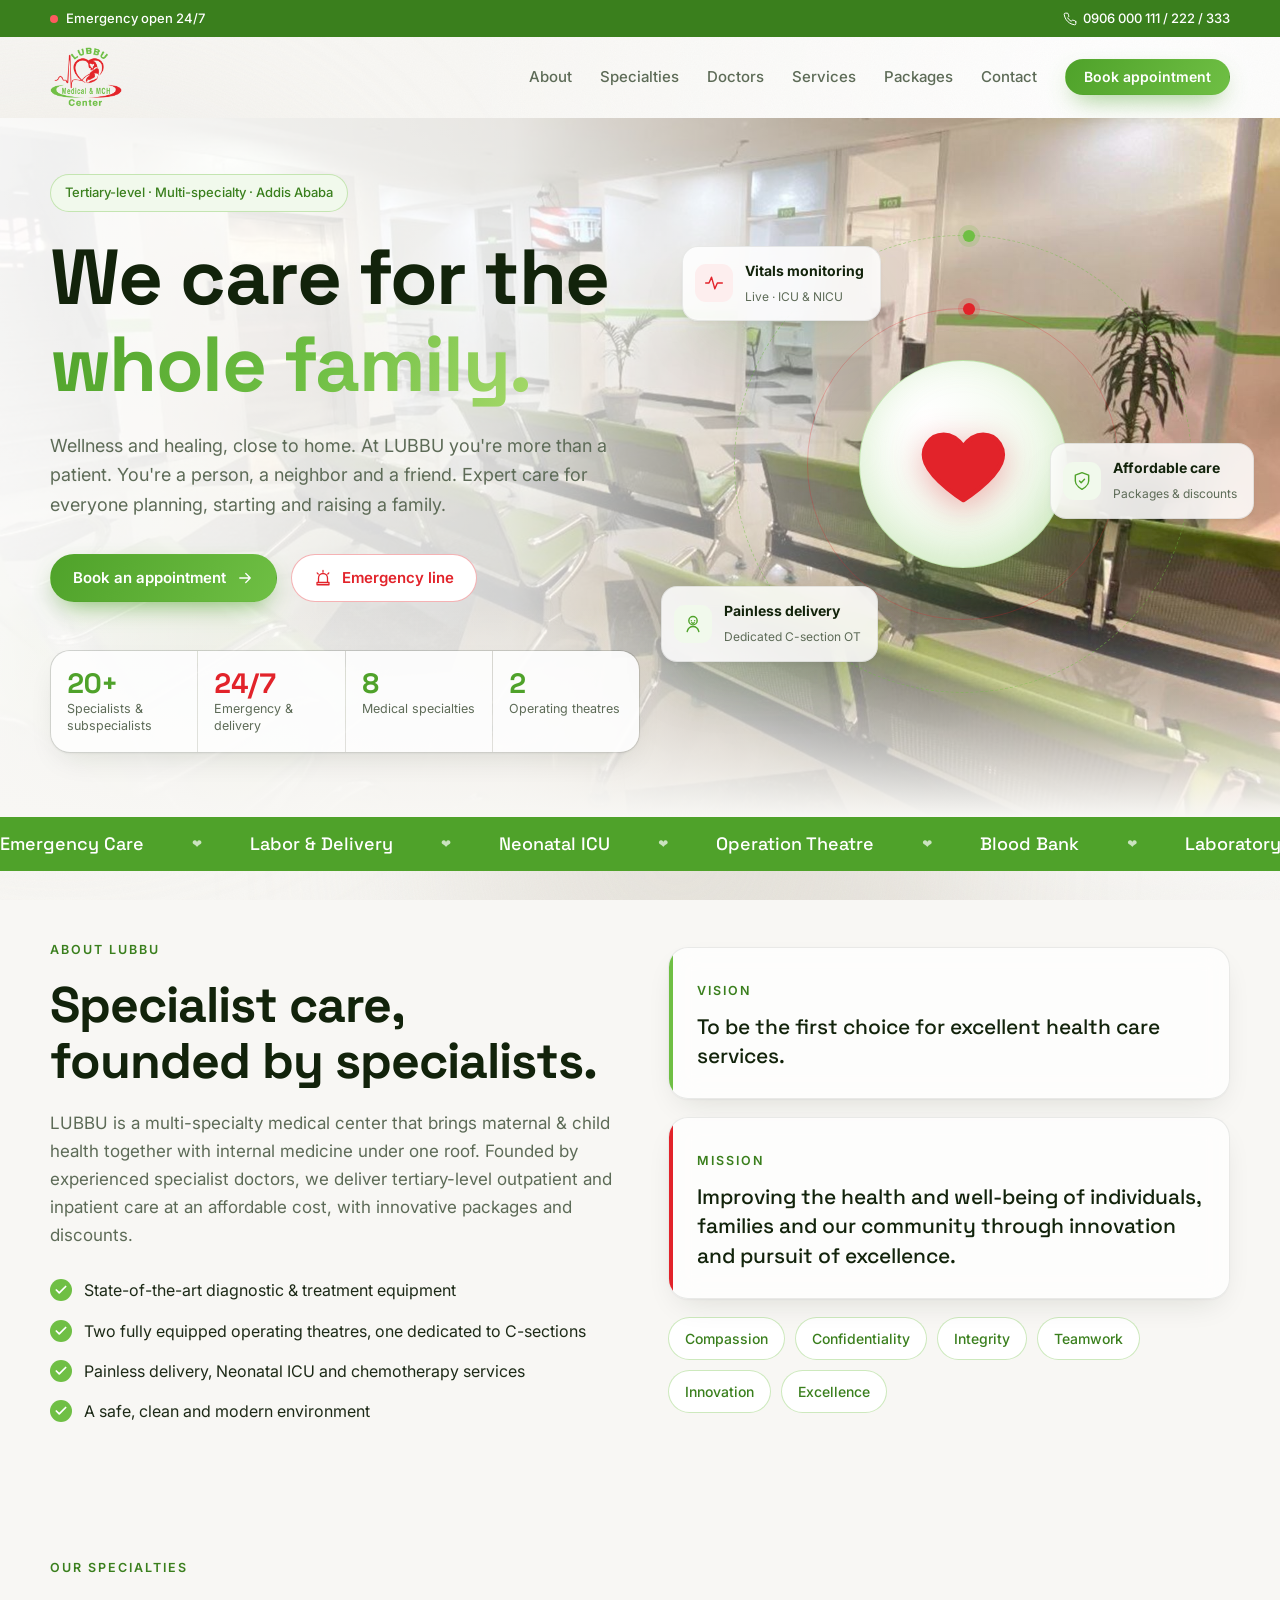
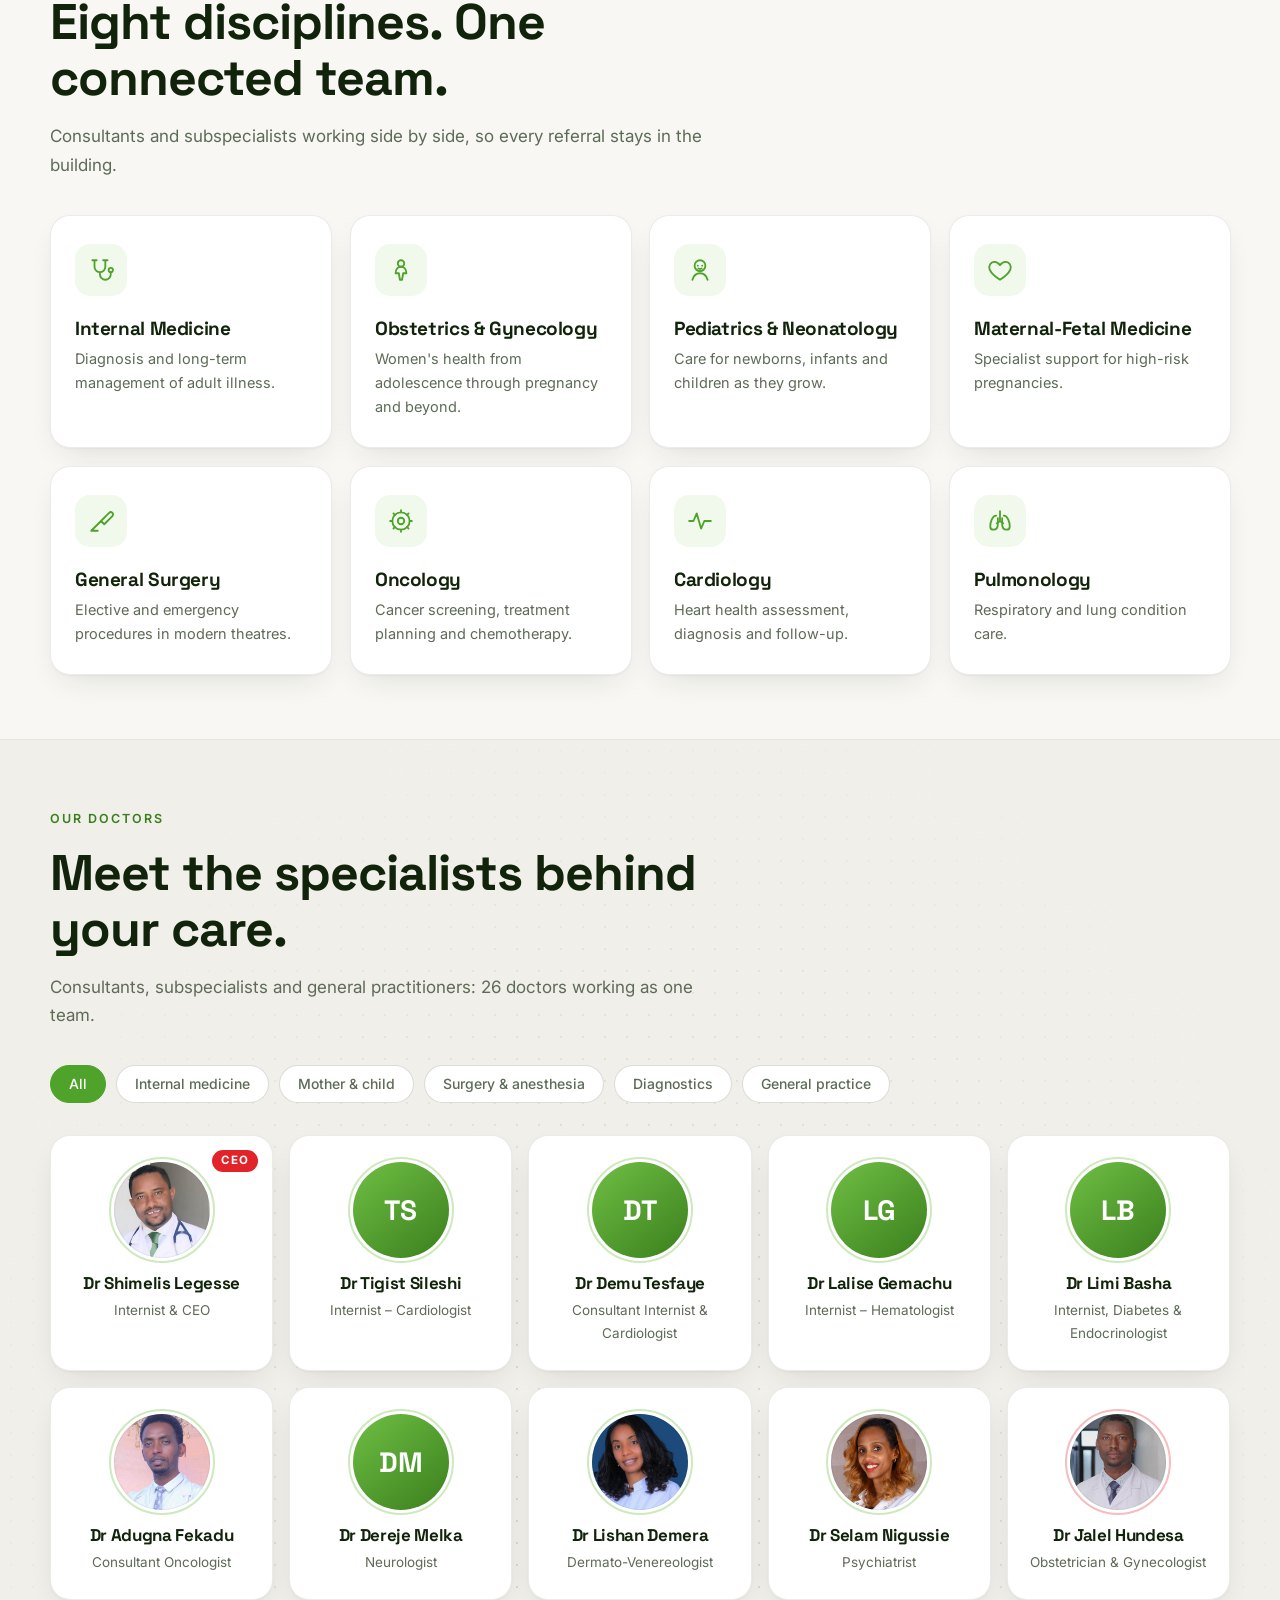
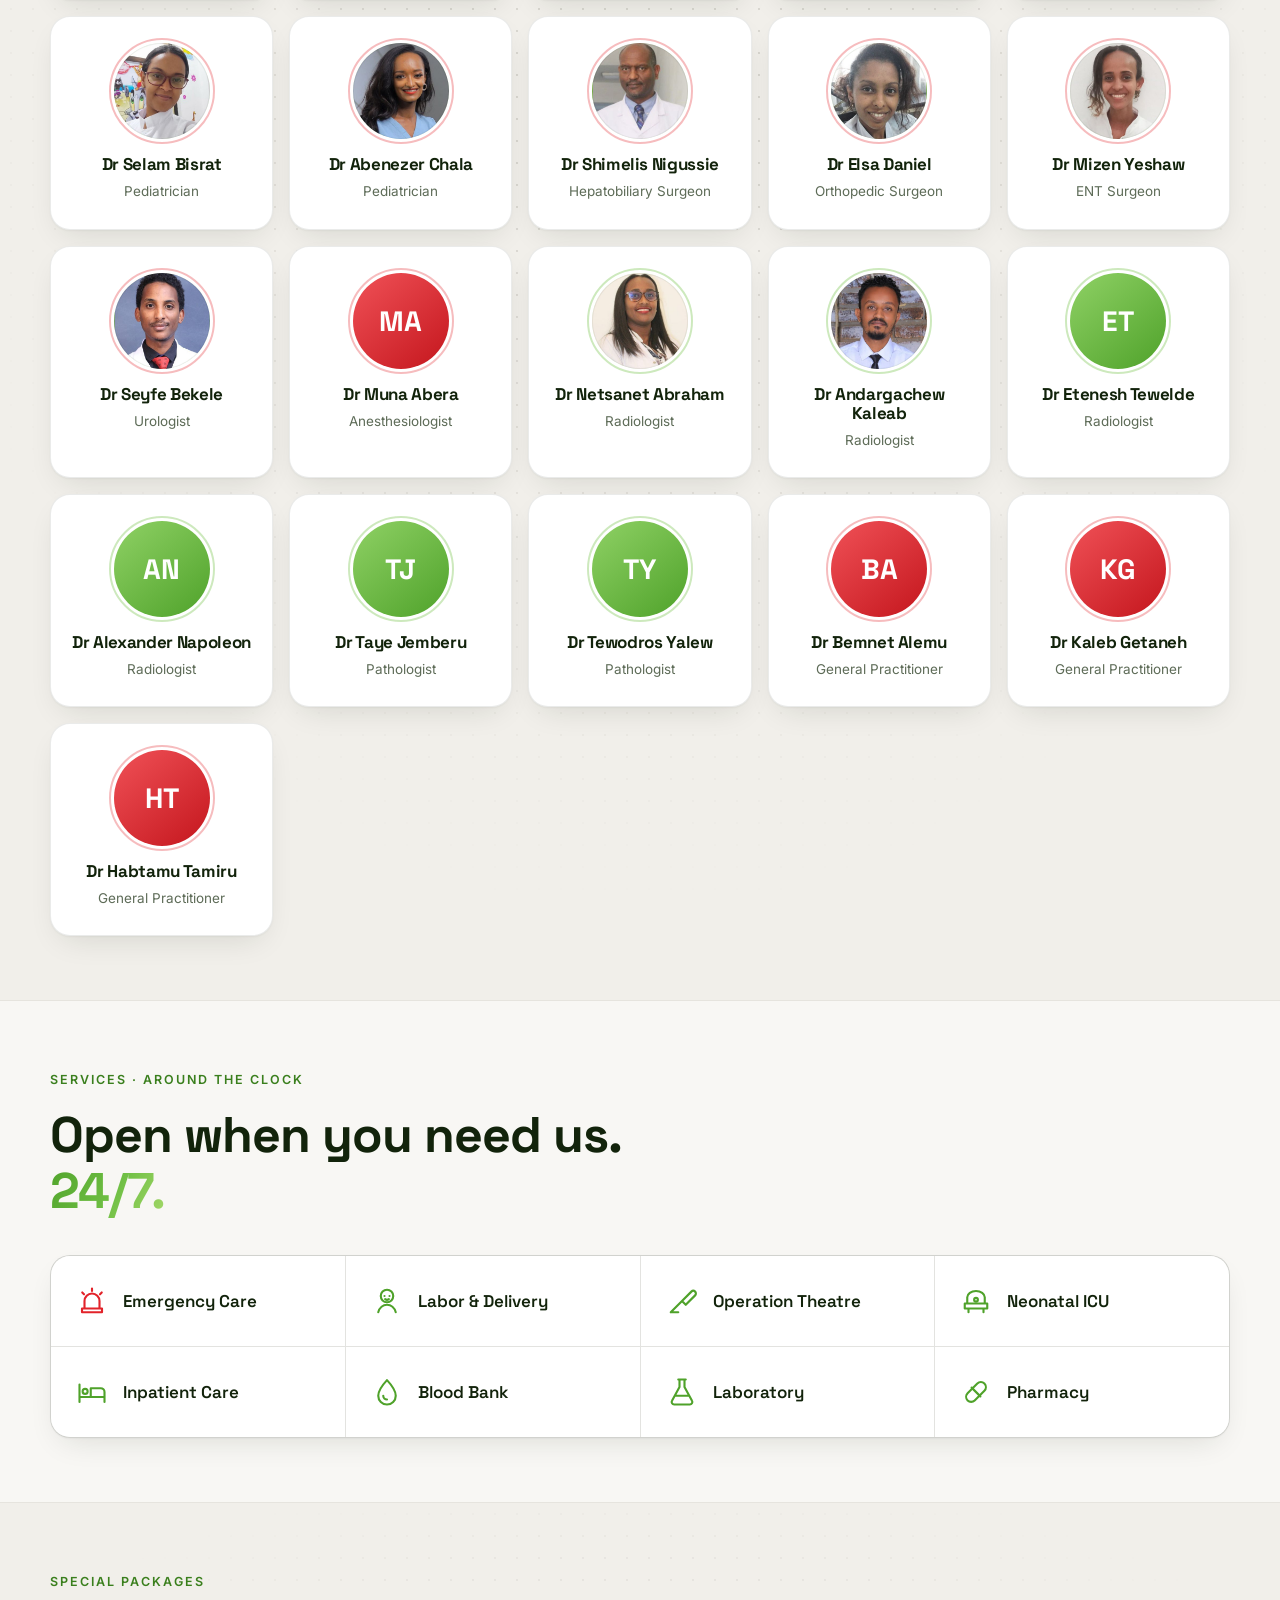
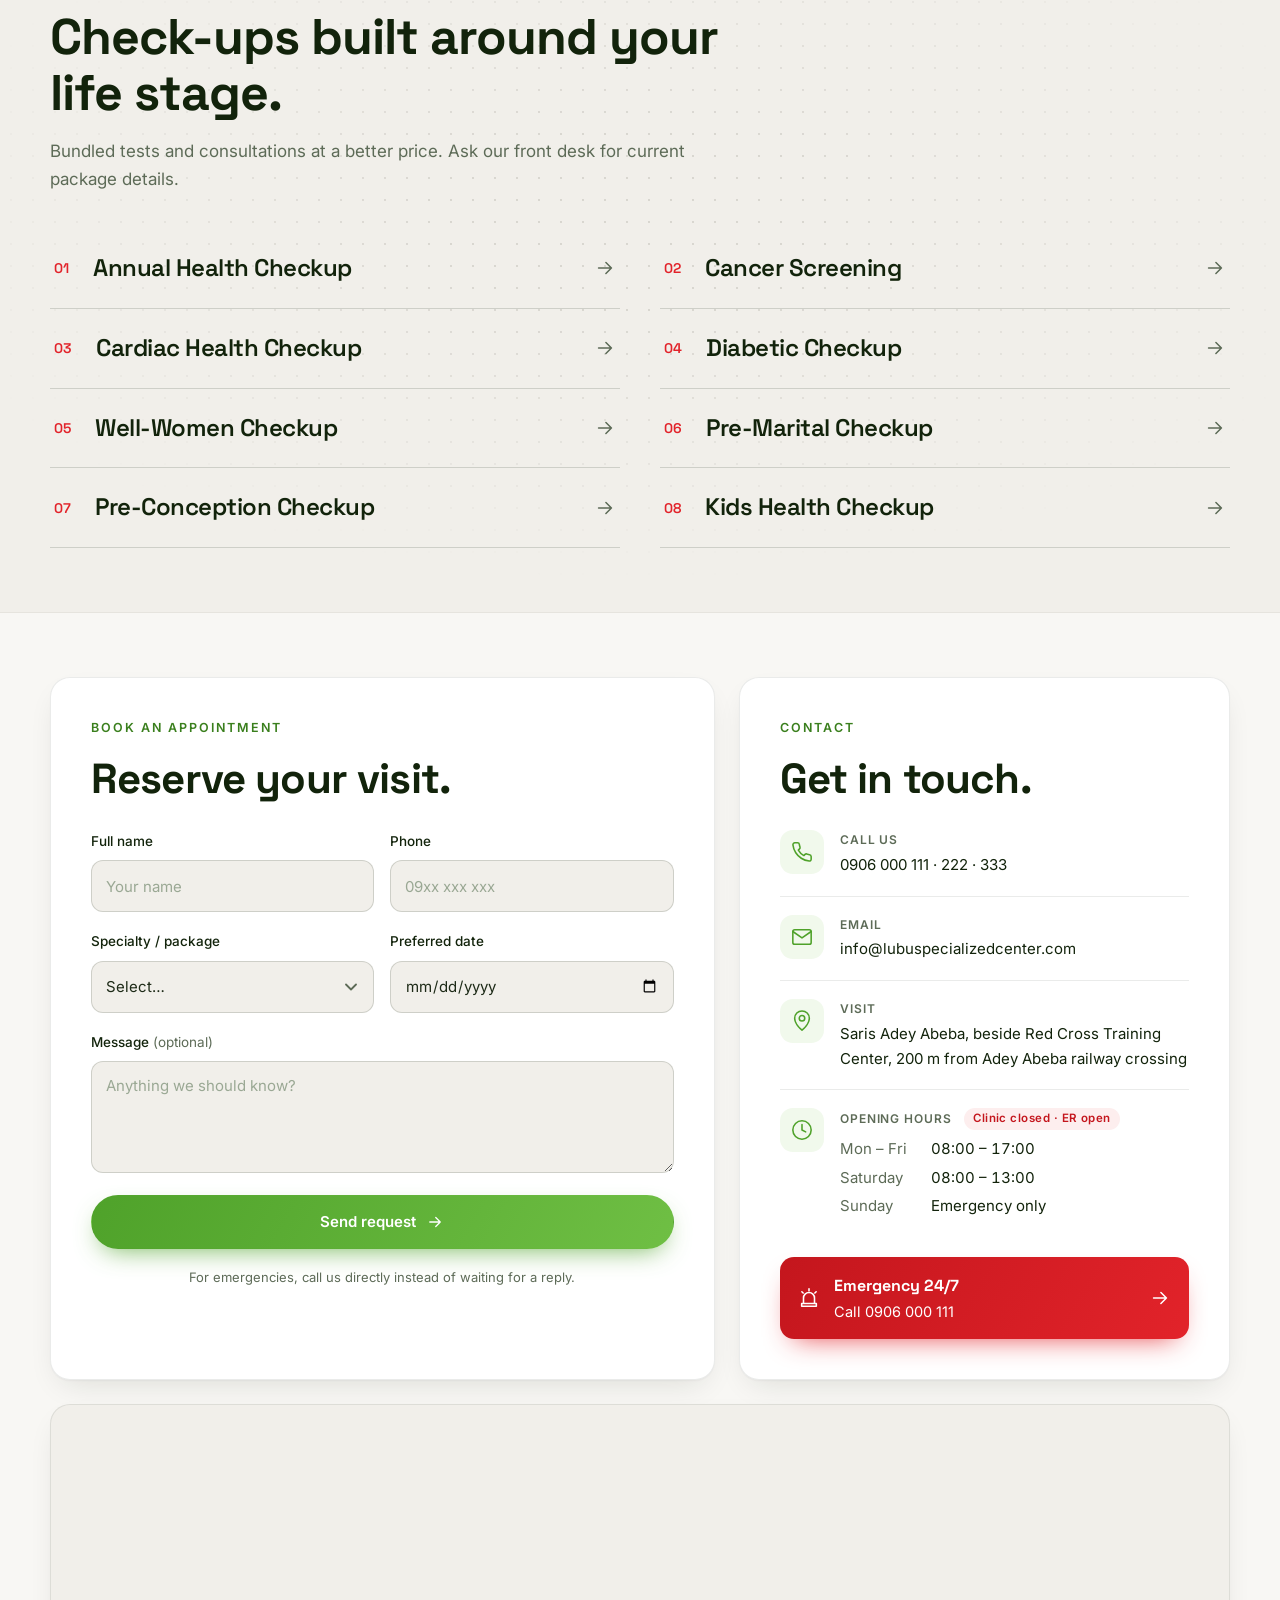
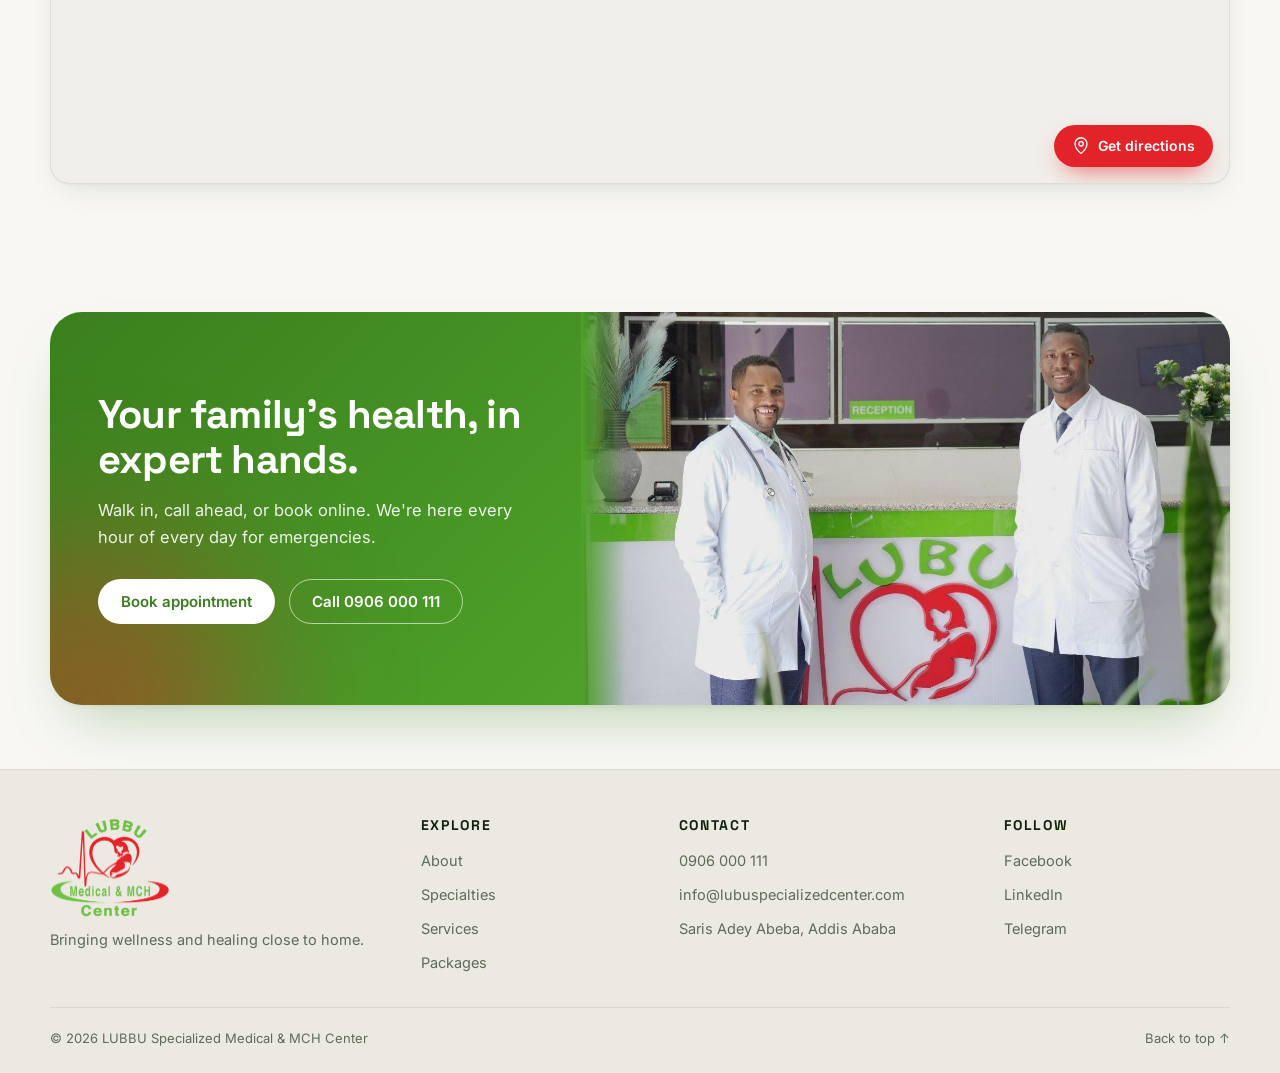
<file: index.html>
<!doctype html>
<html lang="en">
<head>
  <meta charset="utf-8" />
  <meta name="viewport" content="width=device-width, initial-scale=1" />
  <title>LUBBU Specialized Medical & MCH Center</title>
  <meta name="description" content="LUBBU – tertiary-level, multi-specialty medical and maternal & child health center in Saris Adey Abeba, Addis Ababa. 24/7 emergency, labor & delivery, NICU and 20+ specialists." />
  <meta name="theme-color" content="#ffffff" />
  <link rel="icon" href="assets/logo.png" />
  <link rel="preconnect" href="https://fonts.googleapis.com" />
  <link rel="preconnect" href="https://fonts.gstatic.com" crossorigin />
  <link href="https://fonts.googleapis.com/css2?family=Inter:wght@400;500;600&family=Space+Grotesk:wght@500;600;700&display=swap" rel="stylesheet" />
  <link rel="stylesheet" href="styles.css" />
</head>
<body>
  <!-- Icon sprite -->
  <svg width="0" height="0" style="position:absolute" aria-hidden="true">
    <defs>
      <symbol id="i-heart" viewBox="0 0 24 24"><path d="M12 21s-7.5-4.6-9.5-9.3C1.1 8.3 3.3 4.5 7 4.5c2 0 3.6 1.1 5 3 1.4-1.9 3-3 5-3 3.7 0 5.9 3.8 4.5 7.2C19.5 16.4 12 21 12 21z"/></symbol>
      <symbol id="i-steth" viewBox="0 0 24 24"><path d="M6 3v6a5 5 0 0 0 10 0V3M6 3H4m2 0h2m8 0h-2m2 0h2M11 14v2a5 5 0 0 0 10 0v-2"/><circle cx="21" cy="12" r="2"/></symbol>
      <symbol id="i-baby" viewBox="0 0 24 24"><circle cx="12" cy="8" r="5"/><path d="M10 8h.01M14 8h.01M10.5 10.5c.8.6 2.2.6 3 0M5 21c1-3.5 3.8-6 7-6s6 2.5 7 6"/></symbol>
      <symbol id="i-woman" viewBox="0 0 24 24"><circle cx="12" cy="6" r="3"/><path d="M12 9c-3 0-5 2.5-5 6h3l1 6h2l1-6h3c0-3.5-2-6-5-6z"/></symbol>
      <symbol id="i-scalpel" viewBox="0 0 24 24"><path d="M3 21l9-9M12 12l7.5-7.5a2.1 2.1 0 0 1 3 3L15 15l-3-3zM3 21h6"/></symbol>
      <symbol id="i-cell" viewBox="0 0 24 24"><circle cx="12" cy="12" r="8"/><circle cx="12" cy="12" r="3"/><path d="M12 2v2M12 20v2M2 12h2M20 12h2M5 5l1.5 1.5M17.5 17.5L19 19M5 19l1.5-1.5M17.5 6.5L19 5"/></symbol>
      <symbol id="i-pulse" viewBox="0 0 24 24"><path d="M2 12h4l3-7 4 14 3-7h6"/></symbol>
      <symbol id="i-lungs" viewBox="0 0 24 24"><path d="M12 3v9M12 12l-3 2M12 12l3 2M8.5 7C5 7 3 13 3 17c0 2 1 3 3 3 3 0 4-2 4-5V9.5M15.5 7C19 7 21 13 21 17c0 2-1 3-3 3-3 0-4-2-4-5V9.5"/></symbol>
      <symbol id="i-siren" viewBox="0 0 24 24"><path d="M6 18v-6a6 6 0 0 1 12 0v6M4 18h16v3H4zM12 2v2M4.2 5.2l1.4 1.4M19.8 5.2l-1.4 1.4"/></symbol>
      <symbol id="i-bed" viewBox="0 0 24 24"><path d="M2 20V6M2 16h20v4M22 16v-4a3 3 0 0 0-3-3h-8v7"/><circle cx="6.5" cy="11.5" r="2"/></symbol>
      <symbol id="i-drop" viewBox="0 0 24 24"><path d="M12 2.5S5 10 5 15a7 7 0 0 0 14 0c0-5-7-12.5-7-12.5z"/><path d="M9 15a3 3 0 0 0 3 3"/></symbol>
      <symbol id="i-flask" viewBox="0 0 24 24"><path d="M9 2h6M10 2v6L4 19a2 2 0 0 0 1.8 3h12.4A2 2 0 0 0 20 19l-6-11V2M7 15h10"/></symbol>
      <symbol id="i-pill" viewBox="0 0 24 24"><rect x="2.5" y="8" width="19" height="8" rx="4" transform="rotate(-45 12 12)"/><path d="M8.5 8.5l7 7"/></symbol>
      <symbol id="i-incubator" viewBox="0 0 24 24"><path d="M3 14h18v4H3zM5 14V9a7 5 0 0 1 14 0v5M6 18v3M18 18v3"/><circle cx="12" cy="11" r="1.5"/></symbol>
      <symbol id="i-check" viewBox="0 0 24 24"><path d="M20 6L9 17l-5-5"/></symbol>
      <symbol id="i-arrow" viewBox="0 0 24 24"><path d="M5 12h14M13 6l6 6-6 6"/></symbol>
      <symbol id="i-phone" viewBox="0 0 24 24"><path d="M22 16.9v3a2 2 0 0 1-2.2 2 19.8 19.8 0 0 1-8.6-3.1 19.5 19.5 0 0 1-6-6A19.8 19.8 0 0 1 2.1 4.2 2 2 0 0 1 4.1 2h3a2 2 0 0 1 2 1.7c.1 1 .4 1.9.7 2.8a2 2 0 0 1-.5 2.1L8 9.9a16 16 0 0 0 6 6l1.3-1.3a2 2 0 0 1 2.1-.4c.9.3 1.8.6 2.8.7a2 2 0 0 1 1.7 2z"/></symbol>
      <symbol id="i-mail" viewBox="0 0 24 24"><rect x="2" y="4" width="20" height="16" rx="2"/><path d="M22 6l-10 7L2 6"/></symbol>
      <symbol id="i-pin" viewBox="0 0 24 24"><path d="M12 22s8-6.5 8-13a8 8 0 0 0-16 0c0 6.5 8 13 8 13z"/><circle cx="12" cy="9" r="3"/></symbol>
      <symbol id="i-clock" viewBox="0 0 24 24"><circle cx="12" cy="12" r="10"/><path d="M12 6v6l4 2"/></symbol>
      <symbol id="i-shield" viewBox="0 0 24 24"><path d="M12 22s8-4 8-10V5l-8-3-8 3v7c0 6 8 10 8 10z"/><path d="M9 12l2 2 4-4"/></symbol>
    </defs>
  </svg>

  <div class="bg" aria-hidden="true">
    <div class="orb orb-1"></div>
    <div class="orb orb-2"></div>
    <div class="orb orb-3"></div>
    <div class="grid"></div>
  </div>

  <!-- Emergency bar -->
  <div class="topbar">
    <div class="container topbar-inner">
      <span class="live"><span class="dot"></span>Emergency open 24/7</span>
      <a href="tel:0906000111"><svg class="ico"><use href="#i-phone"/></svg>0906 000 111 / 222 / 333</a>
    </div>
  </div>

  <header class="nav" id="nav">
    <div class="container nav-inner">
      <a href="#home" class="brand" aria-label="LUBBU Medical &amp; MCH Center home page">
        <img src="assets/logo.png" alt="LUBBU Medical &amp; MCH Center" width="72" height="60" />
      </a>
      <nav class="menu" id="menu" aria-label="Main">
        <a href="#about">About</a>
        <a href="#specialties">Specialties</a>
        <a href="#doctors">Doctors</a>
        <a href="#services">Services</a>
        <a href="#packages">Packages</a>
        <a href="#contact">Contact</a>
        <a href="#appointment" class="btn btn-sm btn-primary menu-cta">Book appointment</a>
      </nav>
      <button class="burger" id="burger" aria-label="Open menu" aria-expanded="false" aria-controls="menu">
        <span></span><span></span>
      </button>
    </div>
  </header>

  <main>
    <!-- HERO -->
    <section class="hero" id="home">
      <div class="container hero-grid">
        <div class="hero-copy">
          <span class="chip reveal">Tertiary-level · Multi-specialty · Addis Ababa</span>
          <h1 class="reveal">We care for the <span class="grad">whole family.</span></h1>
          <p class="lead reveal">Wellness and healing, close to home. At LUBBU you're more than a patient. You're a person, a neighbor and a friend. Expert care for everyone planning, starting and raising a family.</p>
          <div class="hero-actions reveal">
            <a href="#appointment" class="btn btn-primary">Book an appointment <svg class="ico"><use href="#i-arrow"/></svg></a>
            <a href="tel:0906000111" class="btn btn-ghost"><svg class="ico"><use href="#i-siren"/></svg> Emergency line</a>
          </div>
          <ul class="stats reveal">
            <li><strong data-count="20" data-suffix="+">0</strong><span>Specialists &amp; subspecialists</span></li>
            <li><strong>24/7</strong><span>Emergency &amp; delivery</span></li>
            <li><strong data-count="8">0</strong><span>Medical specialties</span></li>
            <li><strong data-count="2">0</strong><span>Operating theatres</span></li>
          </ul>
        </div>

        <div class="hero-visual reveal" aria-hidden="true">
          <div class="ring ring-1"></div>
          <div class="ring ring-2"></div>
          <div class="core">
            <svg class="core-heart"><use href="#i-heart"/></svg>
          </div>
          <div class="float-card fc-1">
            <span class="fc-ico"><svg><use href="#i-pulse"/></svg></span>
            <div><b>Vitals monitoring</b><small>Live · ICU &amp; NICU</small></div>
          </div>
          <div class="float-card fc-2">
            <span class="fc-ico"><svg><use href="#i-baby"/></svg></span>
            <div><b>Painless delivery</b><small>Dedicated C-section OT</small></div>
          </div>
          <div class="float-card fc-3">
            <span class="fc-ico"><svg><use href="#i-shield"/></svg></span>
            <div><b>Affordable care</b><small>Packages &amp; discounts</small></div>
          </div>
          <svg class="ecg" viewBox="0 0 600 120" preserveAspectRatio="none">
            <path d="M0 60 H160 L180 60 L195 30 L210 95 L228 10 L246 108 L262 60 H360 L375 48 L390 60 H600" />
          </svg>
        </div>
      </div>
    </section>

    <!-- MARQUEE -->
    <div class="marquee" aria-hidden="true">
      <div class="marquee-track">
        <span>Emergency Care</span><span>Labor &amp; Delivery</span><span>Neonatal ICU</span><span>Operation Theatre</span><span>Blood Bank</span><span>Laboratory</span><span>Pharmacy</span><span>Chemotherapy</span><span>Inpatient Care</span>
        <span>Emergency Care</span><span>Labor &amp; Delivery</span><span>Neonatal ICU</span><span>Operation Theatre</span><span>Blood Bank</span><span>Laboratory</span><span>Pharmacy</span><span>Chemotherapy</span><span>Inpatient Care</span>
      </div>
    </div>

    <!-- ABOUT -->
    <section class="section" id="about">
      <div class="container about-grid">
        <div class="reveal">
          <span class="eyebrow">About LUBBU</span>
          <h2>Specialist care, founded by specialists.</h2>
          <p>LUBBU is a multi-specialty medical center that brings maternal &amp; child health together with internal medicine under one roof. Founded by experienced specialist doctors, we deliver tertiary-level outpatient and inpatient care at an affordable cost, with innovative packages and discounts.</p>
          <ul class="checks">
            <li><svg class="ico"><use href="#i-check"/></svg>State-of-the-art diagnostic &amp; treatment equipment</li>
            <li><svg class="ico"><use href="#i-check"/></svg>Two fully equipped operating theatres, one dedicated to C-sections</li>
            <li><svg class="ico"><use href="#i-check"/></svg>Painless delivery, Neonatal ICU and chemotherapy services</li>
            <li><svg class="ico"><use href="#i-check"/></svg>A safe, clean and modern environment</li>
          </ul>
        </div>
        <div class="mv">
          <article class="glass mv-card reveal">
            <span class="eyebrow">Vision</span>
            <p class="big">To be the first choice for excellent health care services.</p>
          </article>
          <article class="glass mv-card reveal">
            <span class="eyebrow">Mission</span>
            <p class="big">Improving the health and well-being of individuals, families and our community through innovation and pursuit of excellence.</p>
          </article>
          <div class="values reveal">
            <span>Compassion</span><span>Confidentiality</span><span>Integrity</span><span>Teamwork</span><span>Innovation</span><span>Excellence</span>
          </div>
        </div>
      </div>
    </section>

    <!-- SPECIALTIES -->
    <section class="section" id="specialties">
      <div class="container">
        <div class="section-head reveal">
          <span class="eyebrow">Our specialties</span>
          <h2>Eight disciplines. One connected team.</h2>
          <p>Consultants and subspecialists working side by side, so every referral stays in the building.</p>
        </div>
        <div class="cards cards-4">
          <article class="card tilt reveal"><span class="card-ico"><svg><use href="#i-steth"/></svg></span><h3>Internal Medicine</h3><p>Diagnosis and long-term management of adult illness.</p></article>
          <article class="card tilt reveal"><span class="card-ico"><svg><use href="#i-woman"/></svg></span><h3>Obstetrics &amp; Gynecology</h3><p>Women's health from adolescence through pregnancy and beyond.</p></article>
          <article class="card tilt reveal"><span class="card-ico"><svg><use href="#i-baby"/></svg></span><h3>Pediatrics &amp; Neonatology</h3><p>Care for newborns, infants and children as they grow.</p></article>
          <article class="card tilt reveal"><span class="card-ico"><svg><use href="#i-heart"/></svg></span><h3>Maternal-Fetal Medicine</h3><p>Specialist support for high-risk pregnancies.</p></article>
          <article class="card tilt reveal"><span class="card-ico"><svg><use href="#i-scalpel"/></svg></span><h3>General Surgery</h3><p>Elective and emergency procedures in modern theatres.</p></article>
          <article class="card tilt reveal"><span class="card-ico"><svg><use href="#i-cell"/></svg></span><h3>Oncology</h3><p>Cancer screening, treatment planning and chemotherapy.</p></article>
          <article class="card tilt reveal"><span class="card-ico"><svg><use href="#i-pulse"/></svg></span><h3>Cardiology</h3><p>Heart health assessment, diagnosis and follow-up.</p></article>
          <article class="card tilt reveal"><span class="card-ico"><svg><use href="#i-lungs"/></svg></span><h3>Pulmonology</h3><p>Respiratory and lung condition care.</p></article>
        </div>
      </div>
    </section>

    <!-- DOCTORS -->
    <section class="section section-alt" id="doctors">
      <div class="container">
        <div class="section-head reveal">
          <span class="eyebrow">Our doctors</span>
          <h2>Meet the specialists behind your care.</h2>
          <p>Consultants, subspecialists and general practitioners: 26 doctors working as one team.</p>
        </div>
        <div class="filters reveal" role="tablist" aria-label="Filter doctors">
          <button class="filter active" data-filter="all" role="tab" aria-selected="true">All</button>
          <button class="filter" data-filter="medicine" role="tab" aria-selected="false">Internal medicine</button>
          <button class="filter" data-filter="mch" role="tab" aria-selected="false">Mother &amp; child</button>
          <button class="filter" data-filter="surgery" role="tab" aria-selected="false">Surgery &amp; anesthesia</button>
          <button class="filter" data-filter="diagnostics" role="tab" aria-selected="false">Diagnostics</button>
          <button class="filter" data-filter="general" role="tab" aria-selected="false">General practice</button>
        </div>
        <div class="doctors">
          <article class="doc reveal" data-cat="medicine"><span class="doc-badge">CEO</span><span class="avatar has-photo"><img src="assets/doctors/shimelis-legesse.jpg" alt="Dr Shimelis Legesse" width="180" height="180" loading="lazy" decoding="async" /></span><h3>Dr Shimelis Legesse</h3><p>Internist &amp; CEO</p></article>
          <article class="doc reveal" data-cat="medicine"><span class="avatar" aria-hidden="true">TS</span><h3>Dr Tigist Sileshi</h3><p>Internist – Cardiologist</p></article>
          <article class="doc reveal" data-cat="medicine"><span class="avatar" aria-hidden="true">DT</span><h3>Dr Demu Tesfaye</h3><p>Consultant Internist &amp; Cardiologist</p></article>
          <article class="doc reveal" data-cat="medicine"><span class="avatar" aria-hidden="true">LG</span><h3>Dr Lalise Gemachu</h3><p>Internist – Hematologist</p></article>
          <article class="doc reveal" data-cat="medicine"><span class="avatar" aria-hidden="true">LB</span><h3>Dr Limi Basha</h3><p>Internist, Diabetes &amp; Endocrinologist</p></article>
          <article class="doc reveal" data-cat="medicine"><span class="avatar has-photo"><img src="assets/doctors/adugna-fekadu.jpg" alt="Dr Adugna Fekadu" width="180" height="180" loading="lazy" decoding="async" /></span><h3>Dr Adugna Fekadu</h3><p>Consultant Oncologist</p></article>
          <article class="doc reveal" data-cat="medicine"><span class="avatar" aria-hidden="true">DM</span><h3>Dr Dereje Melka</h3><p>Neurologist</p></article>
          <article class="doc reveal" data-cat="medicine"><span class="avatar has-photo"><img src="assets/doctors/lishan-demera.jpg" alt="Dr Lishan Demera" width="180" height="180" loading="lazy" decoding="async" /></span><h3>Dr Lishan Demera</h3><p>Dermato-Venereologist</p></article>
          <article class="doc reveal" data-cat="medicine"><span class="avatar has-photo"><img src="assets/doctors/selam-nigussie.jpg" alt="Dr Selam Nigussie" width="180" height="180" loading="lazy" decoding="async" /></span><h3>Dr Selam Nigussie</h3><p>Psychiatrist</p></article>
          <article class="doc reveal" data-cat="mch"><span class="avatar has-photo"><img src="assets/doctors/jalel-hundesa.jpg" alt="Dr Jalel Hundesa" width="180" height="180" loading="lazy" decoding="async" /></span><h3>Dr Jalel Hundesa</h3><p>Obstetrician &amp; Gynecologist</p></article>
          <article class="doc reveal" data-cat="mch"><span class="avatar has-photo"><img src="assets/doctors/selam-bisrat.jpg" alt="Dr Selam Bisrat" width="180" height="180" loading="lazy" decoding="async" /></span><h3>Dr Selam Bisrat</h3><p>Pediatrician</p></article>
          <article class="doc reveal" data-cat="mch"><span class="avatar has-photo"><img src="assets/doctors/abenezer-chala.jpg" alt="Dr Abenezer Chala" width="180" height="180" loading="lazy" decoding="async" /></span><h3>Dr Abenezer Chala</h3><p>Pediatrician</p></article>
          <article class="doc reveal" data-cat="surgery"><span class="avatar has-photo"><img src="assets/doctors/shimelis-nigussie.jpg" alt="Dr Shimelis Nigussie" width="180" height="180" loading="lazy" decoding="async" /></span><h3>Dr Shimelis Nigussie</h3><p>Hepatobiliary Surgeon</p></article>
          <article class="doc reveal" data-cat="surgery"><span class="avatar has-photo"><img src="assets/doctors/elsa-daniel.jpg" alt="Dr Elsa Daniel" width="180" height="180" loading="lazy" decoding="async" /></span><h3>Dr Elsa Daniel</h3><p>Orthopedic Surgeon</p></article>
          <article class="doc reveal" data-cat="surgery"><span class="avatar has-photo"><img src="assets/doctors/mizen-yeshaw.jpg" alt="Dr Mizen Yeshaw" width="180" height="180" loading="lazy" decoding="async" /></span><h3>Dr Mizen Yeshaw</h3><p>ENT Surgeon</p></article>
          <article class="doc reveal" data-cat="surgery"><span class="avatar has-photo"><img src="assets/doctors/seyfe-bekele.jpg" alt="Dr Seyfe Bekele" width="180" height="180" loading="lazy" decoding="async" /></span><h3>Dr Seyfe Bekele</h3><p>Urologist</p></article>
          <article class="doc reveal" data-cat="surgery"><span class="avatar" aria-hidden="true">MA</span><h3>Dr Muna Abera</h3><p>Anesthesiologist</p></article>
          <article class="doc reveal" data-cat="diagnostics"><span class="avatar has-photo"><img src="assets/doctors/netsanet-abraham.jpg" alt="Dr Netsanet Abraham" width="180" height="180" loading="lazy" decoding="async" /></span><h3>Dr Netsanet Abraham</h3><p>Radiologist</p></article>
          <article class="doc reveal" data-cat="diagnostics"><span class="avatar has-photo"><img src="assets/doctors/andargachew-kaleab.jpg" alt="Dr Andargachew Kaleab" width="180" height="180" loading="lazy" decoding="async" /></span><h3>Dr Andargachew Kaleab</h3><p>Radiologist</p></article>
          <article class="doc reveal" data-cat="diagnostics"><span class="avatar" aria-hidden="true">ET</span><h3>Dr Etenesh Tewelde</h3><p>Radiologist</p></article>
          <article class="doc reveal" data-cat="diagnostics"><span class="avatar" aria-hidden="true">AN</span><h3>Dr Alexander Napoleon</h3><p>Radiologist</p></article>
          <article class="doc reveal" data-cat="diagnostics"><span class="avatar" aria-hidden="true">TJ</span><h3>Dr Taye Jemberu</h3><p>Pathologist</p></article>
          <article class="doc reveal" data-cat="diagnostics"><span class="avatar" aria-hidden="true">TY</span><h3>Dr Tewodros Yalew</h3><p>Pathologist</p></article>
          <article class="doc reveal" data-cat="general"><span class="avatar" aria-hidden="true">BA</span><h3>Dr Bemnet Alemu</h3><p>General Practitioner</p></article>
          <article class="doc reveal" data-cat="general"><span class="avatar" aria-hidden="true">KG</span><h3>Dr Kaleb Getaneh</h3><p>General Practitioner</p></article>
          <article class="doc reveal" data-cat="general"><span class="avatar" aria-hidden="true">HT</span><h3>Dr Habtamu Tamiru</h3><p>General Practitioner</p></article>
        </div>
      </div>
    </section>

    <!-- SERVICES -->
    <section class="section" id="services">
      <div class="container">
        <div class="section-head reveal">
          <span class="eyebrow">Services · around the clock</span>
          <h2>Open when you need us. <span class="grad">24/7.</span></h2>
        </div>
        <div class="services">
          <div class="service reveal"><svg><use href="#i-siren"/></svg><span>Emergency Care</span></div>
          <div class="service reveal"><svg><use href="#i-baby"/></svg><span>Labor &amp; Delivery</span></div>
          <div class="service reveal"><svg><use href="#i-scalpel"/></svg><span>Operation Theatre</span></div>
          <div class="service reveal"><svg><use href="#i-incubator"/></svg><span>Neonatal ICU</span></div>
          <div class="service reveal"><svg><use href="#i-bed"/></svg><span>Inpatient Care</span></div>
          <div class="service reveal"><svg><use href="#i-drop"/></svg><span>Blood Bank</span></div>
          <div class="service reveal"><svg><use href="#i-flask"/></svg><span>Laboratory</span></div>
          <div class="service reveal"><svg><use href="#i-pill"/></svg><span>Pharmacy</span></div>
        </div>
      </div>
    </section>

    <!-- PACKAGES -->
    <section class="section section-alt" id="packages">
      <div class="container">
        <div class="section-head reveal">
          <span class="eyebrow">Special packages</span>
          <h2>Check-ups built around your life stage.</h2>
          <p>Bundled tests and consultations at a better price. Ask our front desk for current package details.</p>
        </div>
        <div class="packages">
          <a href="#appointment" class="pkg reveal" data-pkg="Annual Health Checkup"><span class="pkg-n">01</span><h3>Annual Health Checkup</h3><svg class="ico"><use href="#i-arrow"/></svg></a>
          <a href="#appointment" class="pkg reveal" data-pkg="Cancer Screening"><span class="pkg-n">02</span><h3>Cancer Screening</h3><svg class="ico"><use href="#i-arrow"/></svg></a>
          <a href="#appointment" class="pkg reveal" data-pkg="Cardiac Health Checkup"><span class="pkg-n">03</span><h3>Cardiac Health Checkup</h3><svg class="ico"><use href="#i-arrow"/></svg></a>
          <a href="#appointment" class="pkg reveal" data-pkg="Diabetic Checkup"><span class="pkg-n">04</span><h3>Diabetic Checkup</h3><svg class="ico"><use href="#i-arrow"/></svg></a>
          <a href="#appointment" class="pkg reveal" data-pkg="Well-Women Checkup"><span class="pkg-n">05</span><h3>Well-Women Checkup</h3><svg class="ico"><use href="#i-arrow"/></svg></a>
          <a href="#appointment" class="pkg reveal" data-pkg="Pre-Marital Checkup"><span class="pkg-n">06</span><h3>Pre-Marital Checkup</h3><svg class="ico"><use href="#i-arrow"/></svg></a>
          <a href="#appointment" class="pkg reveal" data-pkg="Pre-Conception Checkup"><span class="pkg-n">07</span><h3>Pre-Conception Checkup</h3><svg class="ico"><use href="#i-arrow"/></svg></a>
          <a href="#appointment" class="pkg reveal" data-pkg="Kids Health Checkup"><span class="pkg-n">08</span><h3>Kids Health Checkup</h3><svg class="ico"><use href="#i-arrow"/></svg></a>
        </div>
      </div>
    </section>

    <!-- APPOINTMENT + CONTACT -->
    <section class="section" id="appointment">
      <div class="container">
        <div class="contact-grid">
          <div class="glass form-card reveal">
            <span class="eyebrow">Book an appointment</span>
            <h2>Reserve your visit.</h2>
            <form id="apptForm" novalidate>
              <div class="row">
                <label><span class="lbl">Full name</span><input name="name" required autocomplete="name" placeholder="Your name" /></label>
                <label><span class="lbl">Phone</span><input name="phone" type="tel" required autocomplete="tel" placeholder="09xx xxx xxx" /></label>
              </div>
              <div class="row">
                <label><span class="lbl">Specialty / package</span>
                  <select name="dept" id="deptSelect" required>
                    <option value="">Select…</option>
                    <optgroup label="Specialties">
                      <option>Internal Medicine</option><option>Obstetrics &amp; Gynecology</option><option>Pediatrics &amp; Neonatology</option><option>Maternal-Fetal Medicine</option><option>General Surgery</option><option>Oncology</option><option>Cardiology</option><option>Pulmonology</option>
                    </optgroup>
                    <optgroup label="Packages">
                      <option>Annual Health Checkup</option><option>Cancer Screening</option><option>Cardiac Health Checkup</option><option>Diabetic Checkup</option><option>Well-Women Checkup</option><option>Pre-Marital Checkup</option><option>Pre-Conception Checkup</option><option>Kids Health Checkup</option>
                    </optgroup>
                  </select>
                </label>
                <label><span class="lbl">Preferred date</span><input name="date" type="date" required /></label>
              </div>
              <label><span class="lbl">Message <span class="opt">(optional)</span></span><textarea name="msg" rows="4" placeholder="Anything we should know?"></textarea></label>
              <button class="btn btn-primary btn-block" type="submit">Send request <svg class="ico"><use href="#i-arrow"/></svg></button>
              <p class="form-note" id="formNote" role="status">For emergencies, call us directly instead of waiting for a reply.</p>
            </form>
          </div>

          <aside class="glass contact-card reveal" id="contact">
            <span class="eyebrow">Contact</span>
            <h2>Get in touch.</h2>
            <ul class="contact-list">
              <li>
                <span class="info-ico"><svg><use href="#i-phone"/></svg></span>
                <div><small>Call us</small><span><a href="tel:0906000111">0906&nbsp;000&nbsp;111</a> · <a href="tel:0906000222">222</a> · <a href="tel:0906000333">333</a></span></div>
              </li>
              <li>
                <span class="info-ico"><svg><use href="#i-mail"/></svg></span>
                <div><small>Email</small><a href="mailto:info@lubuspecializedcenter.com">info@lubuspecializedcenter.com</a></div>
              </li>
              <li>
                <span class="info-ico"><svg><use href="#i-pin"/></svg></span>
                <div><small>Visit</small><span>Saris Adey Abeba, beside Red Cross Training Center, 200&nbsp;m from Adey Abeba railway crossing</span></div>
              </li>
              <li class="hours">
                <span class="info-ico"><svg><use href="#i-clock"/></svg></span>
                <div>
                  <small>Opening hours <span class="open-badge" id="openBadge"></span></small>
                  <dl>
                    <dt>Mon – Fri</dt><dd>08:00 – 17:00</dd>
                    <dt>Saturday</dt><dd>08:00 – 13:00</dd>
                    <dt>Sunday</dt><dd>Emergency only</dd>
                  </dl>
                </div>
              </li>
            </ul>
            <a class="er-strip" href="tel:0906000111">
              <svg class="ico"><use href="#i-siren"/></svg>
              <span><b>Emergency 24/7</b> Call 0906 000 111</span>
              <svg class="ico"><use href="#i-arrow"/></svg>
            </a>
          </aside>
        </div>

        <div class="map reveal">
          <iframe title="Map showing LUBBU Specialized Medical &amp; MCH Center" loading="lazy" referrerpolicy="no-referrer-when-downgrade" allowfullscreen
            src="https://maps.google.com/maps?q=Lubbu%20Specialized%20Medical%20%26%20MCH%20Center&amp;t=m&amp;z=16&amp;output=embed&amp;iwloc=near"></iframe>
          <a class="map-btn" href="https://www.google.com/maps/dir/?api=1&amp;destination=Lubbu%20Specialized%20Medical%20%26%20MCH%20Center" target="_blank" rel="noopener">
            <svg class="ico"><use href="#i-pin"/></svg> Get directions
          </a>
        </div>
      </div>
    </section>

    <!-- CTA -->
    <section class="section">
      <div class="container">
        <div class="cta reveal">
          <figure class="cta-photo">
            <img src="assets/photos/reception.jpg" alt="Two LUBBU doctors smiling at the reception desk" width="1241" height="750" loading="lazy" decoding="async" />
          </figure>
          <div class="cta-panel">
            <h2>Your family's health, in expert hands.</h2>
            <p>Walk in, call ahead, or book online. We're here every hour of every day for emergencies.</p>
            <div class="hero-actions">
              <a href="#appointment" class="btn btn-light">Book appointment</a>
              <a href="tel:0906000111" class="btn btn-outline-light">Call 0906 000 111</a>
            </div>
          </div>
        </div>
      </div>
    </section>
  </main>

  <footer class="footer">
    <div class="container footer-grid">
      <div>
        <a href="#home" class="brand brand-footer">
          <img src="assets/logo.png" alt="LUBBU Medical &amp; MCH Center" width="120" height="100" />
        </a>
        <p class="muted">Bringing wellness and healing close to home.</p>
      </div>
      <div>
        <h4>Explore</h4>
        <a href="#about">About</a><a href="#specialties">Specialties</a><a href="#services">Services</a><a href="#packages">Packages</a>
      </div>
      <div>
        <h4>Contact</h4>
        <a href="tel:0906000111">0906 000 111</a><a href="mailto:info@lubuspecializedcenter.com">info@lubuspecializedcenter.com</a><span class="muted">Saris Adey Abeba, Addis Ababa</span>
      </div>
      <div>
        <h4>Follow</h4>
        <a href="#" aria-label="Facebook">Facebook</a><a href="#" aria-label="LinkedIn">LinkedIn</a><a href="#" aria-label="Telegram">Telegram</a>
      </div>
    </div>
    <div class="container footer-bottom">
      <span>© <span id="year"></span> LUBBU Specialized Medical &amp; MCH Center</span>
      <a href="#home">Back to top ↑</a>
    </div>
  </footer>

  <script src="script.js"></script>
</body>
</html>
</file>
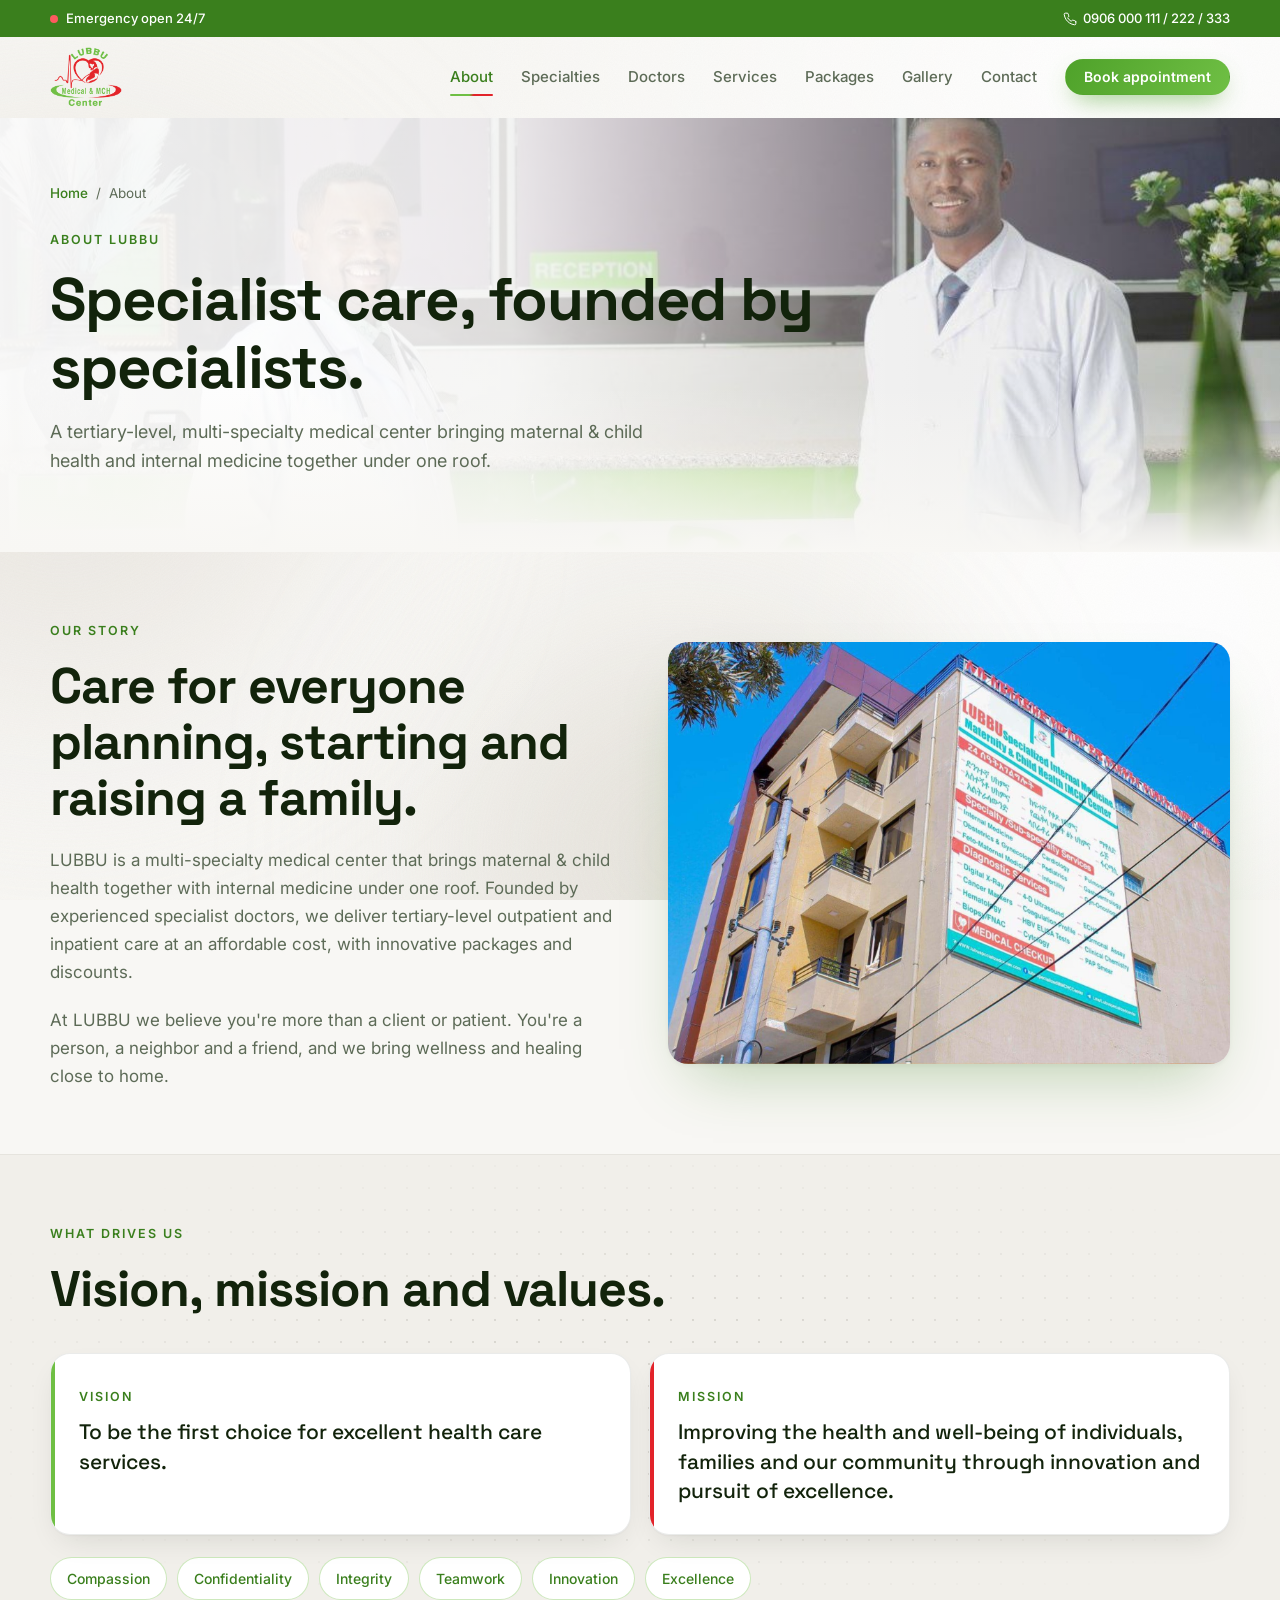
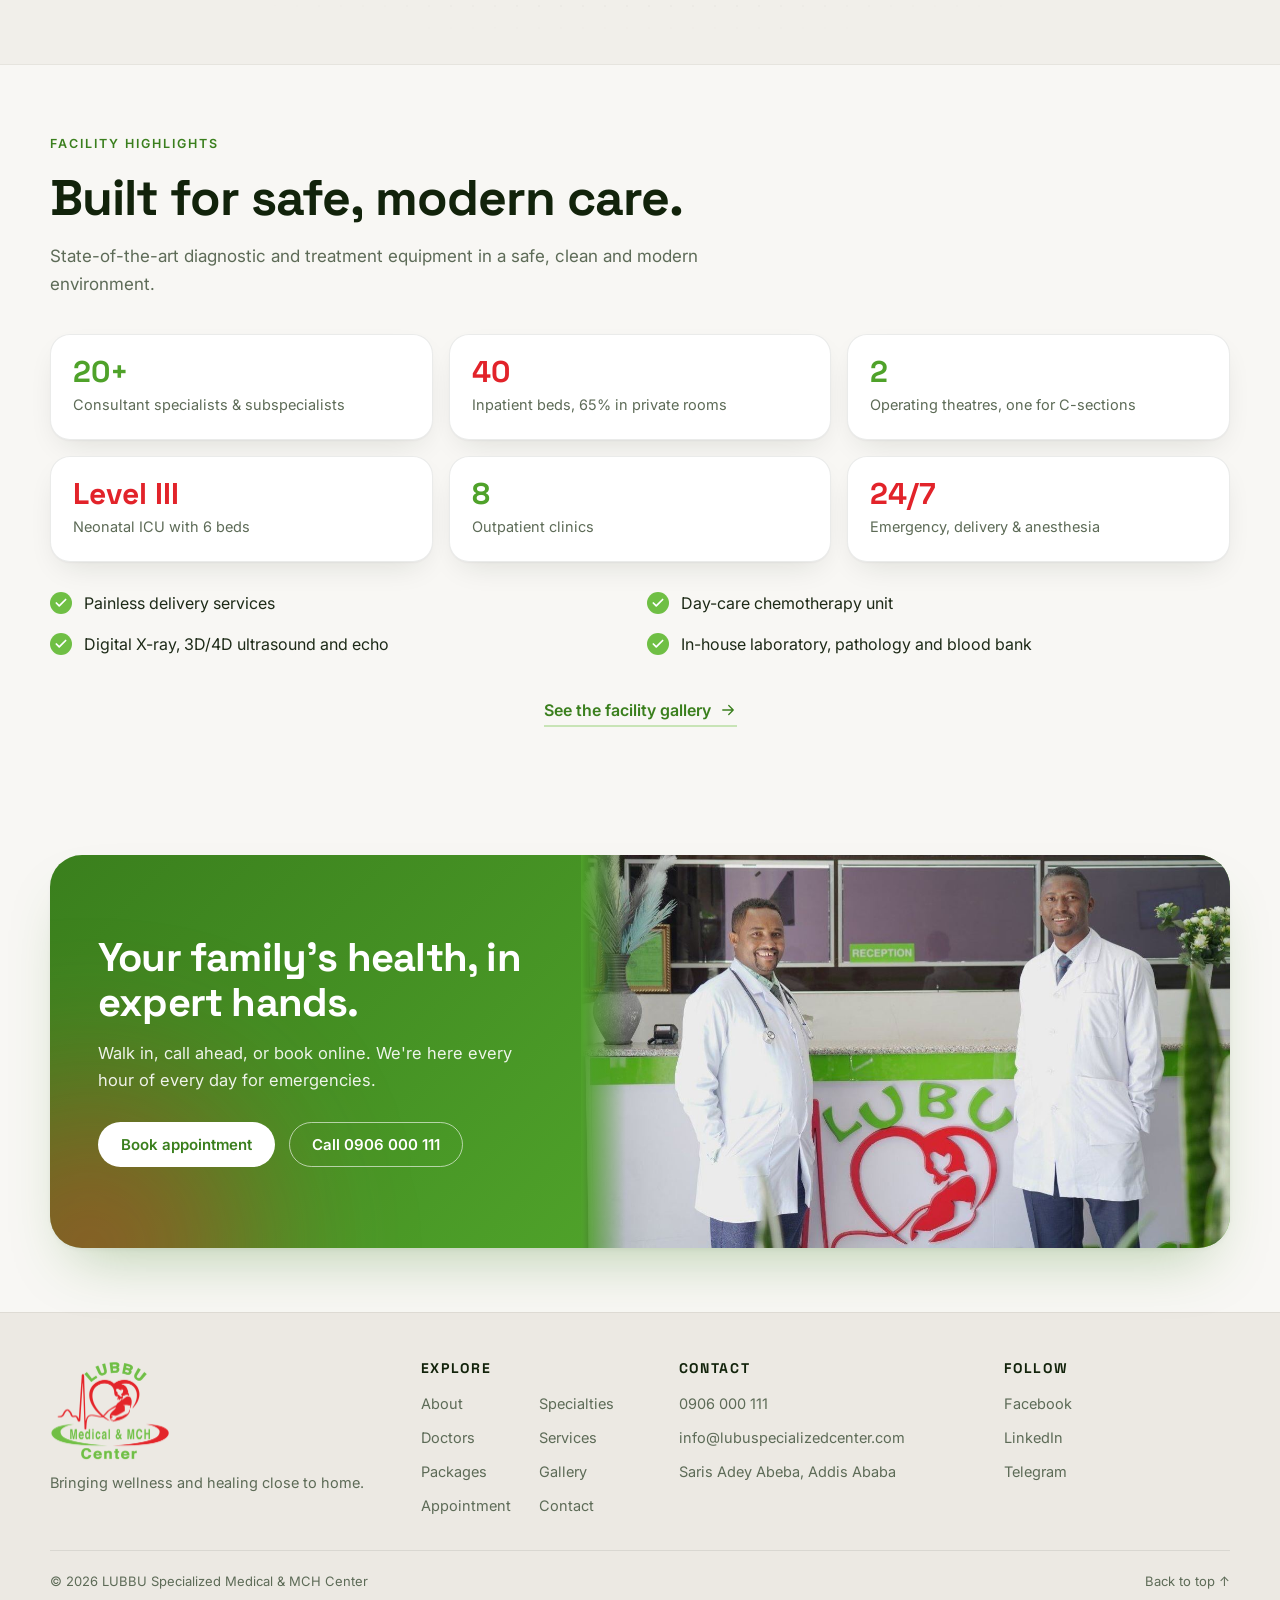
<file: about.html>
<!doctype html>
<html lang="en">
<head>
  <meta charset="utf-8" />
  <meta name="viewport" content="width=device-width, initial-scale=1" />
  <title>About us | LUBBU Specialized Medical &amp; MCH Center</title>
  <meta name="description" content="Founded by specialist doctors, LUBBU brings maternal &amp; child health and internal medicine together. Our story, vision, mission, values and facility highlights." />
  <meta name="theme-color" content="#ffffff" />
  <link rel="icon" href="assets/logo.png" />
  <link rel="preconnect" href="https://fonts.googleapis.com" />
  <link rel="preconnect" href="https://fonts.gstatic.com" crossorigin />
  <link href="https://fonts.googleapis.com/css2?family=Inter:wght@400;500;600&family=Space+Grotesk:wght@500;600;700&display=swap" rel="stylesheet" />
  <link rel="stylesheet" href="styles.css" />
  <script>document.documentElement.classList.add("js")</script>
</head>
<body>
  <!-- SHARED: icon sprite (keep identical on every page) -->
  <svg width="0" height="0" style="position:absolute" aria-hidden="true">
    <defs>
      <symbol id="i-heart" viewBox="0 0 24 24"><path d="M12 21s-7.5-4.6-9.5-9.3C1.1 8.3 3.3 4.5 7 4.5c2 0 3.6 1.1 5 3 1.4-1.9 3-3 5-3 3.7 0 5.9 3.8 4.5 7.2C19.5 16.4 12 21 12 21z"/></symbol>
      <symbol id="i-steth" viewBox="0 0 24 24"><path d="M6 3v6a5 5 0 0 0 10 0V3M6 3H4m2 0h2m8 0h-2m2 0h2M11 14v2a5 5 0 0 0 10 0v-2"/><circle cx="21" cy="12" r="2"/></symbol>
      <symbol id="i-baby" viewBox="0 0 24 24"><circle cx="12" cy="8" r="5"/><path d="M10 8h.01M14 8h.01M10.5 10.5c.8.6 2.2.6 3 0M5 21c1-3.5 3.8-6 7-6s6 2.5 7 6"/></symbol>
      <symbol id="i-woman" viewBox="0 0 24 24"><circle cx="12" cy="6" r="3"/><path d="M12 9c-3 0-5 2.5-5 6h3l1 6h2l1-6h3c0-3.5-2-6-5-6z"/></symbol>
      <symbol id="i-scalpel" viewBox="0 0 24 24"><path d="M3 21l9-9M12 12l7.5-7.5a2.1 2.1 0 0 1 3 3L15 15l-3-3zM3 21h6"/></symbol>
      <symbol id="i-cell" viewBox="0 0 24 24"><circle cx="12" cy="12" r="8"/><circle cx="12" cy="12" r="3"/><path d="M12 2v2M12 20v2M2 12h2M20 12h2M5 5l1.5 1.5M17.5 17.5L19 19M5 19l1.5-1.5M17.5 6.5L19 5"/></symbol>
      <symbol id="i-pulse" viewBox="0 0 24 24"><path d="M2 12h4l3-7 4 14 3-7h6"/></symbol>
      <symbol id="i-lungs" viewBox="0 0 24 24"><path d="M12 3v9M12 12l-3 2M12 12l3 2M8.5 7C5 7 3 13 3 17c0 2 1 3 3 3 3 0 4-2 4-5V9.5M15.5 7C19 7 21 13 21 17c0 2-1 3-3 3-3 0-4-2-4-5V9.5"/></symbol>
      <symbol id="i-siren" viewBox="0 0 24 24"><path d="M6 18v-6a6 6 0 0 1 12 0v6M4 18h16v3H4zM12 2v2M4.2 5.2l1.4 1.4M19.8 5.2l-1.4 1.4"/></symbol>
      <symbol id="i-bed" viewBox="0 0 24 24"><path d="M2 20V6M2 16h20v4M22 16v-4a3 3 0 0 0-3-3h-8v7"/><circle cx="6.5" cy="11.5" r="2"/></symbol>
      <symbol id="i-drop" viewBox="0 0 24 24"><path d="M12 2.5S5 10 5 15a7 7 0 0 0 14 0c0-5-7-12.5-7-12.5z"/><path d="M9 15a3 3 0 0 0 3 3"/></symbol>
      <symbol id="i-flask" viewBox="0 0 24 24"><path d="M9 2h6M10 2v6L4 19a2 2 0 0 0 1.8 3h12.4A2 2 0 0 0 20 19l-6-11V2M7 15h10"/></symbol>
      <symbol id="i-pill" viewBox="0 0 24 24"><rect x="2.5" y="8" width="19" height="8" rx="4" transform="rotate(-45 12 12)"/><path d="M8.5 8.5l7 7"/></symbol>
      <symbol id="i-incubator" viewBox="0 0 24 24"><path d="M3 14h18v4H3zM5 14V9a7 5 0 0 1 14 0v5M6 18v3M18 18v3"/><circle cx="12" cy="11" r="1.5"/></symbol>
      <symbol id="i-scan" viewBox="0 0 24 24"><path d="M3 7V5a2 2 0 0 1 2-2h2M17 3h2a2 2 0 0 1 2 2v2M21 17v2a2 2 0 0 1-2 2h-2M7 21H5a2 2 0 0 1-2-2v-2"/><circle cx="12" cy="8" r="2"/><path d="M12 10v6M9 12h6M10 16l-1 3M14 16l1 3"/></symbol>
      <symbol id="i-physio" viewBox="0 0 24 24"><circle cx="12" cy="4" r="2"/><path d="M4 10l8-2 8 2M12 8v6l-4 7M12 14l4 7"/></symbol>
      <symbol id="i-apple" viewBox="0 0 24 24"><path d="M12 7c-1.6-1.4-5-1.6-6.5 1S4.2 15 6 18s4 3.2 6 2c2 1.2 4.2 1 6-2s2-7.5.5-10-4.9-2.4-6.5-1z"/><path d="M12 7c0-2 1-3.5 3-4"/></symbol>
      <symbol id="i-syringe" viewBox="0 0 24 24"><path d="M18 2l4 4M20 4l-3 3M17 7l-9.5 9.5-3 .5.5-3L14.5 4.5zM11 7l2 2M8 10l2 2M2 22l3-3"/></symbol>
      <symbol id="i-family" viewBox="0 0 24 24"><circle cx="7" cy="5" r="2.5"/><circle cx="17" cy="5" r="2.5"/><circle cx="12" cy="12.5" r="2"/><path d="M3 21v-6a4 4 0 0 1 4-4M21 21v-6a4 4 0 0 0-4-4M9 21v-2a3 3 0 0 1 6 0v2"/></symbol>
      <symbol id="i-laundry" viewBox="0 0 24 24"><rect x="4" y="2" width="16" height="20" rx="2"/><circle cx="12" cy="13" r="5"/><path d="M8 6h.01M11 6h.01M9.5 13.5c1-1 2-1 3 0s2 1 3 0"/></symbol>
      <symbol id="i-card" viewBox="0 0 24 24"><rect x="2" y="5" width="20" height="14" rx="2"/><path d="M2 10h20M6 15h4"/></symbol>
      <symbol id="i-check" viewBox="0 0 24 24"><path d="M20 6L9 17l-5-5"/></symbol>
      <symbol id="i-arrow" viewBox="0 0 24 24"><path d="M5 12h14M13 6l6 6-6 6"/></symbol>
      <symbol id="i-chev-l" viewBox="0 0 24 24"><path d="M15 5l-7 7 7 7"/></symbol>
      <symbol id="i-chev-r" viewBox="0 0 24 24"><path d="M9 5l7 7-7 7"/></symbol>
      <symbol id="i-close" viewBox="0 0 24 24"><path d="M6 6l12 12M18 6L6 18"/></symbol>
      <symbol id="i-plus" viewBox="0 0 24 24"><path d="M12 5v14M5 12h14"/></symbol>
      <symbol id="i-expand" viewBox="0 0 24 24"><path d="M15 3h6v6M9 21H3v-6M21 3l-7 7M3 21l7-7"/></symbol>
      <symbol id="i-phone" viewBox="0 0 24 24"><path d="M22 16.9v3a2 2 0 0 1-2.2 2 19.8 19.8 0 0 1-8.6-3.1 19.5 19.5 0 0 1-6-6A19.8 19.8 0 0 1 2.1 4.2 2 2 0 0 1 4.1 2h3a2 2 0 0 1 2 1.7c.1 1 .4 1.9.7 2.8a2 2 0 0 1-.5 2.1L8 9.9a16 16 0 0 0 6 6l1.3-1.3a2 2 0 0 1 2.1-.4c.9.3 1.8.6 2.8.7a2 2 0 0 1 1.7 2z"/></symbol>
      <symbol id="i-mail" viewBox="0 0 24 24"><rect x="2" y="4" width="20" height="16" rx="2"/><path d="M22 6l-10 7L2 6"/></symbol>
      <symbol id="i-pin" viewBox="0 0 24 24"><path d="M12 22s8-6.5 8-13a8 8 0 0 0-16 0c0 6.5 8 13 8 13z"/><circle cx="12" cy="9" r="3"/></symbol>
      <symbol id="i-clock" viewBox="0 0 24 24"><circle cx="12" cy="12" r="10"/><path d="M12 6v6l4 2"/></symbol>
      <symbol id="i-shield" viewBox="0 0 24 24"><path d="M12 22s8-4 8-10V5l-8-3-8 3v7c0 6 8 10 8 10z"/><path d="M9 12l2 2 4-4"/></symbol>
    </defs>
  </svg>

  <div class="bg" aria-hidden="true">
    <div class="orb orb-1"></div>
    <div class="orb orb-2"></div>
    <div class="orb orb-3"></div>
    <div class="grid"></div>
  </div>

  <!-- SHARED: header (keep identical on every page; only aria-current changes) -->
  <a class="skip-link" href="#main">Skip to content</a>
  <div class="topbar" id="top">
    <div class="container topbar-inner">
      <span class="live"><span class="dot"></span>Emergency open 24/7</span>
      <a href="tel:0906000111"><svg class="ico"><use href="#i-phone"/></svg>0906 000 111 / 222 / 333</a>
    </div>
  </div>

  <header class="nav" id="nav">
    <div class="container nav-inner">
      <a href="index.html" class="brand" aria-label="LUBBU Medical &amp; MCH Center home page">
        <img src="assets/logo.png" alt="LUBBU Medical &amp; MCH Center" width="72" height="60" />
      </a>
      <nav class="menu" id="menu" aria-label="Main">
        <a href="about.html" aria-current="page">About</a>
        <a href="specialties.html">Specialties</a>
        <a href="doctors.html">Doctors</a>
        <a href="services.html">Services</a>
        <a href="packages.html">Packages</a>
        <a href="gallery.html">Gallery</a>
        <a href="contact.html">Contact</a>
        <a href="appointment.html" class="btn btn-sm btn-primary menu-cta">Book appointment</a>
      </nav>
      <button class="burger" id="burger" aria-label="Open menu" aria-expanded="false" aria-controls="menu">
        <span></span><span></span>
      </button>
    </div>
  </header>
  <!-- /SHARED header -->

  <main id="main">
    <section class="page-hero" style="--hero-photo: url('assets/photos/reception.jpg'); --hero-pos: center 12%">
      <div class="container">
        <nav class="crumbs reveal" aria-label="Breadcrumb"><a href="index.html">Home</a><span aria-hidden="true">/</span><span aria-current="page">About</span></nav>
        <span class="eyebrow reveal">About LUBBU</span>
        <h1 class="reveal">Specialist care, founded by specialists.</h1>
        <p class="reveal">A tertiary-level, multi-specialty medical center bringing maternal &amp; child health and internal medicine together under one roof.</p>
      </div>
    </section>

    <!-- STORY -->
    <section class="section">
      <div class="container about-grid">
        <div class="reveal">
          <span class="eyebrow">Our story</span>
          <h2>Care for everyone planning, starting and raising a family.</h2>
          <p>LUBBU is a multi-specialty medical center that brings maternal &amp; child health together with internal medicine under one roof. Founded by experienced specialist doctors, we deliver tertiary-level outpatient and inpatient care at an affordable cost, with innovative packages and discounts.</p>
          <p>At LUBBU we believe you're more than a client or patient. You're a person, a neighbor and a friend, and we bring wellness and healing close to home.</p>
        </div>
        <figure class="about-photo reveal">
          <img src="assets/photos/building.jpg" alt="The LUBBU Specialized Medical &amp; MCH Center building" width="1920" height="1207" loading="lazy" decoding="async" />
        </figure>
      </div>
    </section>

    <!-- VISION / MISSION / VALUES -->
    <section class="section section-alt">
      <div class="container">
        <div class="section-head reveal">
          <span class="eyebrow">What drives us</span>
          <h2>Vision, mission and values.</h2>
        </div>
        <div class="mv mv-wide">
          <article class="glass mv-card reveal">
            <span class="eyebrow">Vision</span>
            <p class="big">To be the first choice for excellent health care services.</p>
          </article>
          <article class="glass mv-card reveal">
            <span class="eyebrow">Mission</span>
            <p class="big">Improving the health and well-being of individuals, families and our community through innovation and pursuit of excellence.</p>
          </article>
        </div>
        <div class="values reveal">
          <span>Compassion</span><span>Confidentiality</span><span>Integrity</span><span>Teamwork</span><span>Innovation</span><span>Excellence</span>
        </div>
      </div>
    </section>

    <!-- FACILITY HIGHLIGHTS -->
    <section class="section">
      <div class="container">
        <div class="section-head reveal">
          <span class="eyebrow">Facility highlights</span>
          <h2>Built for safe, modern care.</h2>
          <p>State-of-the-art diagnostic and treatment equipment in a safe, clean and modern environment.</p>
        </div>
        <ul class="highlights">
          <li class="reveal"><strong>20+</strong><span>Consultant specialists &amp; subspecialists</span></li>
          <li class="reveal"><strong>40</strong><span>Inpatient beds, 65% in private rooms</span></li>
          <li class="reveal"><strong>2</strong><span>Operating theatres, one for C-sections</span></li>
          <li class="reveal"><strong>Level III</strong><span>Neonatal ICU with 6 beds</span></li>
          <li class="reveal"><strong>8</strong><span>Outpatient clinics</span></li>
          <li class="reveal"><strong>24/7</strong><span>Emergency, delivery &amp; anesthesia</span></li>
        </ul>
        <ul class="checks checks-grid">
          <li class="reveal"><svg class="ico"><use href="#i-check"/></svg>Painless delivery services</li>
          <li class="reveal"><svg class="ico"><use href="#i-check"/></svg>Day-care chemotherapy unit</li>
          <li class="reveal"><svg class="ico"><use href="#i-check"/></svg>Digital X-ray, 3D/4D ultrasound and echo</li>
          <li class="reveal"><svg class="ico"><use href="#i-check"/></svg>In-house laboratory, pathology and blood bank</li>
        </ul>
        <div class="view-all-row reveal"><a class="view-all" href="gallery.html">See the facility gallery <svg class="ico"><use href="#i-arrow"/></svg></a></div>
      </div>
    </section>

    <section class="section">
      <div class="container">
        <div class="cta reveal">
          <figure class="cta-photo">
            <img src="assets/photos/reception.jpg" alt="Two LUBBU doctors smiling at the reception desk" width="1241" height="750" loading="lazy" decoding="async" />
          </figure>
          <div class="cta-panel">
            <h2>Your family's health, in expert hands.</h2>
            <p>Walk in, call ahead, or book online. We're here every hour of every day for emergencies.</p>
            <div class="hero-actions">
              <a href="appointment.html" class="btn btn-light">Book appointment</a>
              <a href="tel:0906000111" class="btn btn-outline-light">Call 0906 000 111</a>
            </div>
          </div>
        </div>
      </div>
    </section>
  </main>

  <!-- SHARED: footer (keep identical on every page) -->
  <footer class="footer">
    <div class="container footer-grid">
      <div>
        <a href="index.html" class="brand brand-footer" aria-label="LUBBU Medical &amp; MCH Center home page">
          <img src="assets/logo.png" alt="LUBBU Medical &amp; MCH Center" width="120" height="100" />
        </a>
        <p class="muted">Bringing wellness and healing close to home.</p>
      </div>
      <div class="footer-explore">
        <h4>Explore</h4>
        <a href="about.html">About</a><a href="specialties.html">Specialties</a><a href="doctors.html">Doctors</a><a href="services.html">Services</a><a href="packages.html">Packages</a><a href="gallery.html">Gallery</a><a href="appointment.html">Appointment</a><a href="contact.html">Contact</a>
      </div>
      <div>
        <h4>Contact</h4>
        <a href="tel:0906000111">0906 000 111</a><a href="mailto:info@lubuspecializedcenter.com">info@lubuspecializedcenter.com</a><span class="muted">Saris Adey Abeba, Addis Ababa</span>
      </div>
      <div>
        <h4>Follow</h4>
        <a href="https://www.facebook.com/LubuSpecializedIMMCHCenter/" target="_blank" rel="noopener">Facebook</a><a href="https://www.linkedin.com/company/lubbu-medical-and-mch-center/" target="_blank" rel="noopener">LinkedIn</a><a href="https://t.me/LubuSpecializedCenter" target="_blank" rel="noopener">Telegram</a>
      </div>
    </div>
    <div class="container footer-bottom">
      <span>© <span id="year">2026</span> LUBBU Specialized Medical &amp; MCH Center</span>
      <a href="#top">Back to top ↑</a>
    </div>
  </footer>
  <!-- /SHARED footer -->

  <script src="script.js"></script>
</body>
</html>
</file>
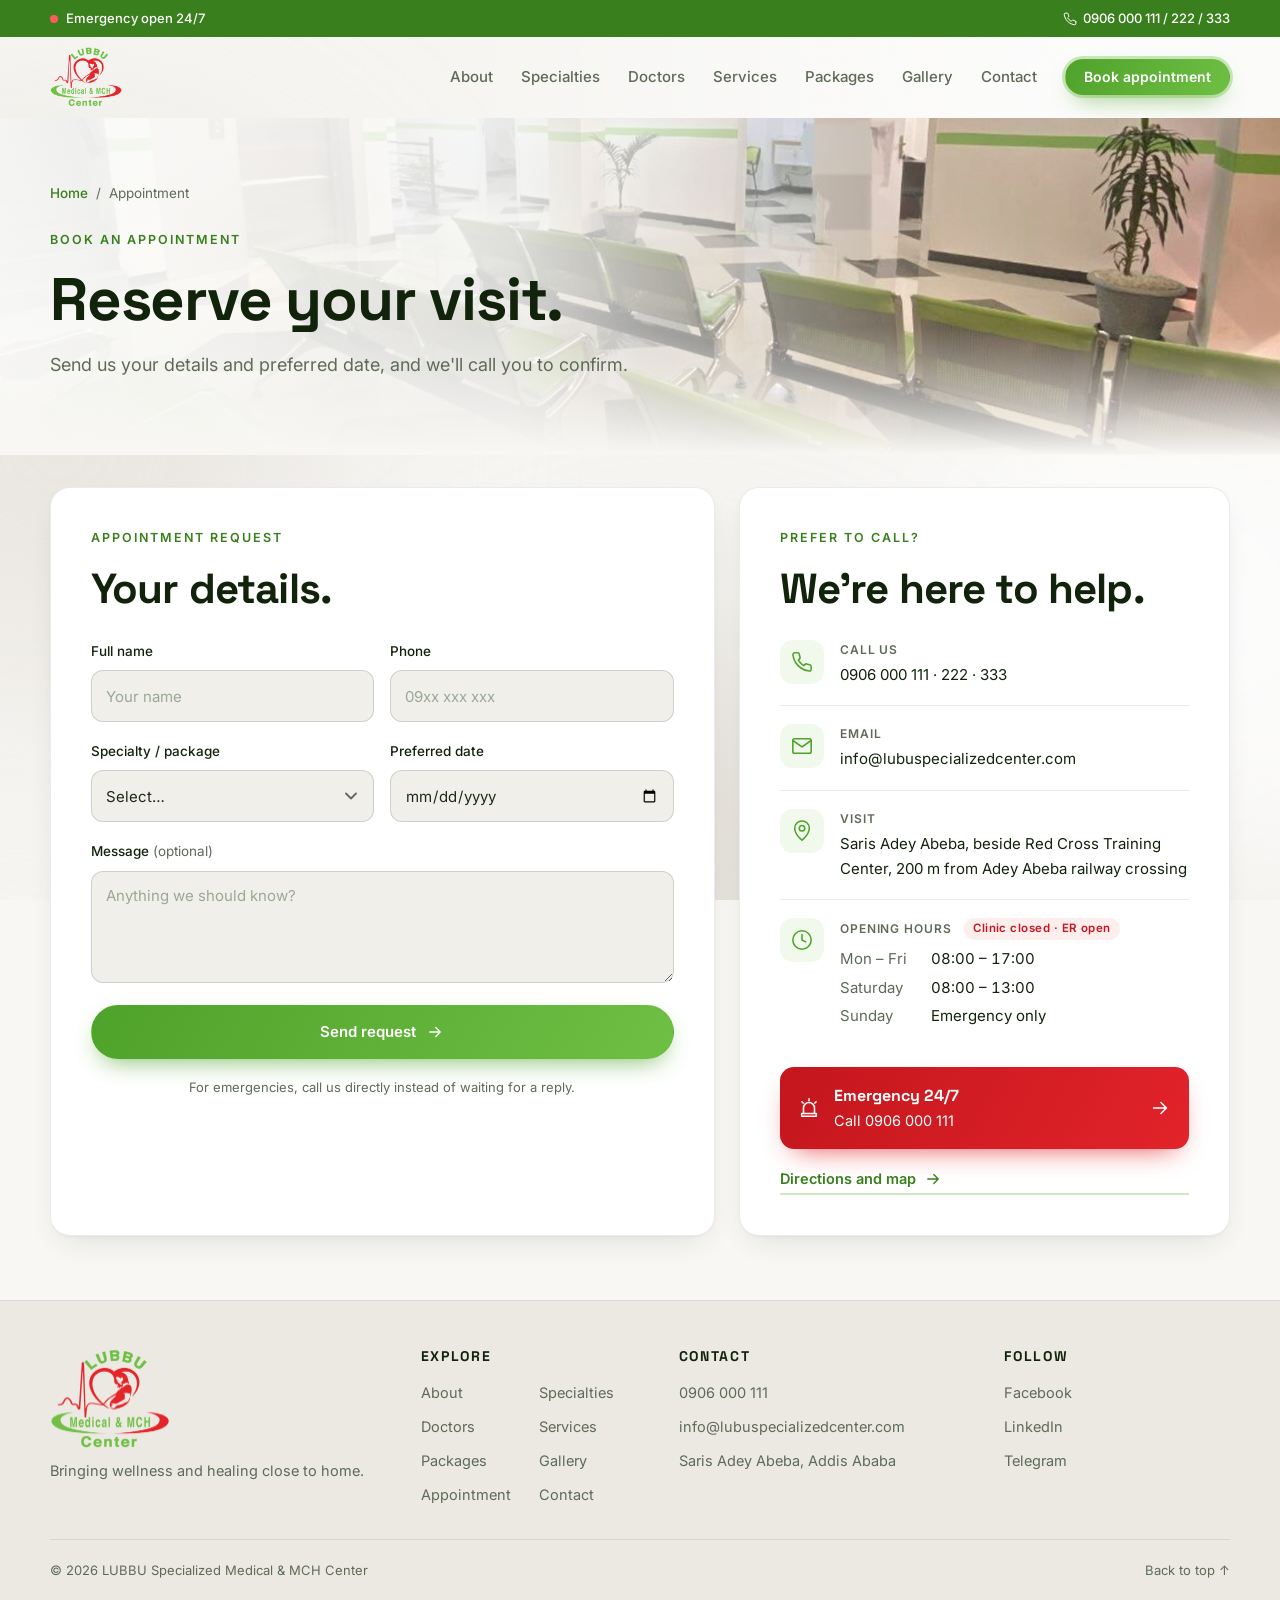
<file: appointment.html>
<!doctype html>
<html lang="en">
<head>
  <meta charset="utf-8" />
  <meta name="viewport" content="width=device-width, initial-scale=1" />
  <title>Book an appointment | LUBBU Specialized Medical &amp; MCH Center</title>
  <meta name="description" content="Request an appointment with a LUBBU specialist or book a health check-up package. For emergencies, call 0906 000 111." />
  <meta name="theme-color" content="#ffffff" />
  <link rel="icon" href="assets/logo.png" />
  <link rel="preconnect" href="https://fonts.googleapis.com" />
  <link rel="preconnect" href="https://fonts.gstatic.com" crossorigin />
  <link href="https://fonts.googleapis.com/css2?family=Inter:wght@400;500;600&family=Space+Grotesk:wght@500;600;700&display=swap" rel="stylesheet" />
  <link rel="stylesheet" href="styles.css" />
  <script>document.documentElement.classList.add("js")</script>
</head>
<body>
  <!-- SHARED: icon sprite (keep identical on every page) -->
  <svg width="0" height="0" style="position:absolute" aria-hidden="true">
    <defs>
      <symbol id="i-heart" viewBox="0 0 24 24"><path d="M12 21s-7.5-4.6-9.5-9.3C1.1 8.3 3.3 4.5 7 4.5c2 0 3.6 1.1 5 3 1.4-1.9 3-3 5-3 3.7 0 5.9 3.8 4.5 7.2C19.5 16.4 12 21 12 21z"/></symbol>
      <symbol id="i-steth" viewBox="0 0 24 24"><path d="M6 3v6a5 5 0 0 0 10 0V3M6 3H4m2 0h2m8 0h-2m2 0h2M11 14v2a5 5 0 0 0 10 0v-2"/><circle cx="21" cy="12" r="2"/></symbol>
      <symbol id="i-baby" viewBox="0 0 24 24"><circle cx="12" cy="8" r="5"/><path d="M10 8h.01M14 8h.01M10.5 10.5c.8.6 2.2.6 3 0M5 21c1-3.5 3.8-6 7-6s6 2.5 7 6"/></symbol>
      <symbol id="i-woman" viewBox="0 0 24 24"><circle cx="12" cy="6" r="3"/><path d="M12 9c-3 0-5 2.5-5 6h3l1 6h2l1-6h3c0-3.5-2-6-5-6z"/></symbol>
      <symbol id="i-scalpel" viewBox="0 0 24 24"><path d="M3 21l9-9M12 12l7.5-7.5a2.1 2.1 0 0 1 3 3L15 15l-3-3zM3 21h6"/></symbol>
      <symbol id="i-cell" viewBox="0 0 24 24"><circle cx="12" cy="12" r="8"/><circle cx="12" cy="12" r="3"/><path d="M12 2v2M12 20v2M2 12h2M20 12h2M5 5l1.5 1.5M17.5 17.5L19 19M5 19l1.5-1.5M17.5 6.5L19 5"/></symbol>
      <symbol id="i-pulse" viewBox="0 0 24 24"><path d="M2 12h4l3-7 4 14 3-7h6"/></symbol>
      <symbol id="i-lungs" viewBox="0 0 24 24"><path d="M12 3v9M12 12l-3 2M12 12l3 2M8.5 7C5 7 3 13 3 17c0 2 1 3 3 3 3 0 4-2 4-5V9.5M15.5 7C19 7 21 13 21 17c0 2-1 3-3 3-3 0-4-2-4-5V9.5"/></symbol>
      <symbol id="i-siren" viewBox="0 0 24 24"><path d="M6 18v-6a6 6 0 0 1 12 0v6M4 18h16v3H4zM12 2v2M4.2 5.2l1.4 1.4M19.8 5.2l-1.4 1.4"/></symbol>
      <symbol id="i-bed" viewBox="0 0 24 24"><path d="M2 20V6M2 16h20v4M22 16v-4a3 3 0 0 0-3-3h-8v7"/><circle cx="6.5" cy="11.5" r="2"/></symbol>
      <symbol id="i-drop" viewBox="0 0 24 24"><path d="M12 2.5S5 10 5 15a7 7 0 0 0 14 0c0-5-7-12.5-7-12.5z"/><path d="M9 15a3 3 0 0 0 3 3"/></symbol>
      <symbol id="i-flask" viewBox="0 0 24 24"><path d="M9 2h6M10 2v6L4 19a2 2 0 0 0 1.8 3h12.4A2 2 0 0 0 20 19l-6-11V2M7 15h10"/></symbol>
      <symbol id="i-pill" viewBox="0 0 24 24"><rect x="2.5" y="8" width="19" height="8" rx="4" transform="rotate(-45 12 12)"/><path d="M8.5 8.5l7 7"/></symbol>
      <symbol id="i-incubator" viewBox="0 0 24 24"><path d="M3 14h18v4H3zM5 14V9a7 5 0 0 1 14 0v5M6 18v3M18 18v3"/><circle cx="12" cy="11" r="1.5"/></symbol>
      <symbol id="i-scan" viewBox="0 0 24 24"><path d="M3 7V5a2 2 0 0 1 2-2h2M17 3h2a2 2 0 0 1 2 2v2M21 17v2a2 2 0 0 1-2 2h-2M7 21H5a2 2 0 0 1-2-2v-2"/><circle cx="12" cy="8" r="2"/><path d="M12 10v6M9 12h6M10 16l-1 3M14 16l1 3"/></symbol>
      <symbol id="i-physio" viewBox="0 0 24 24"><circle cx="12" cy="4" r="2"/><path d="M4 10l8-2 8 2M12 8v6l-4 7M12 14l4 7"/></symbol>
      <symbol id="i-apple" viewBox="0 0 24 24"><path d="M12 7c-1.6-1.4-5-1.6-6.5 1S4.2 15 6 18s4 3.2 6 2c2 1.2 4.2 1 6-2s2-7.5.5-10-4.9-2.4-6.5-1z"/><path d="M12 7c0-2 1-3.5 3-4"/></symbol>
      <symbol id="i-syringe" viewBox="0 0 24 24"><path d="M18 2l4 4M20 4l-3 3M17 7l-9.5 9.5-3 .5.5-3L14.5 4.5zM11 7l2 2M8 10l2 2M2 22l3-3"/></symbol>
      <symbol id="i-family" viewBox="0 0 24 24"><circle cx="7" cy="5" r="2.5"/><circle cx="17" cy="5" r="2.5"/><circle cx="12" cy="12.5" r="2"/><path d="M3 21v-6a4 4 0 0 1 4-4M21 21v-6a4 4 0 0 0-4-4M9 21v-2a3 3 0 0 1 6 0v2"/></symbol>
      <symbol id="i-laundry" viewBox="0 0 24 24"><rect x="4" y="2" width="16" height="20" rx="2"/><circle cx="12" cy="13" r="5"/><path d="M8 6h.01M11 6h.01M9.5 13.5c1-1 2-1 3 0s2 1 3 0"/></symbol>
      <symbol id="i-card" viewBox="0 0 24 24"><rect x="2" y="5" width="20" height="14" rx="2"/><path d="M2 10h20M6 15h4"/></symbol>
      <symbol id="i-check" viewBox="0 0 24 24"><path d="M20 6L9 17l-5-5"/></symbol>
      <symbol id="i-arrow" viewBox="0 0 24 24"><path d="M5 12h14M13 6l6 6-6 6"/></symbol>
      <symbol id="i-chev-l" viewBox="0 0 24 24"><path d="M15 5l-7 7 7 7"/></symbol>
      <symbol id="i-chev-r" viewBox="0 0 24 24"><path d="M9 5l7 7-7 7"/></symbol>
      <symbol id="i-close" viewBox="0 0 24 24"><path d="M6 6l12 12M18 6L6 18"/></symbol>
      <symbol id="i-plus" viewBox="0 0 24 24"><path d="M12 5v14M5 12h14"/></symbol>
      <symbol id="i-expand" viewBox="0 0 24 24"><path d="M15 3h6v6M9 21H3v-6M21 3l-7 7M3 21l7-7"/></symbol>
      <symbol id="i-phone" viewBox="0 0 24 24"><path d="M22 16.9v3a2 2 0 0 1-2.2 2 19.8 19.8 0 0 1-8.6-3.1 19.5 19.5 0 0 1-6-6A19.8 19.8 0 0 1 2.1 4.2 2 2 0 0 1 4.1 2h3a2 2 0 0 1 2 1.7c.1 1 .4 1.9.7 2.8a2 2 0 0 1-.5 2.1L8 9.9a16 16 0 0 0 6 6l1.3-1.3a2 2 0 0 1 2.1-.4c.9.3 1.8.6 2.8.7a2 2 0 0 1 1.7 2z"/></symbol>
      <symbol id="i-mail" viewBox="0 0 24 24"><rect x="2" y="4" width="20" height="16" rx="2"/><path d="M22 6l-10 7L2 6"/></symbol>
      <symbol id="i-pin" viewBox="0 0 24 24"><path d="M12 22s8-6.5 8-13a8 8 0 0 0-16 0c0 6.5 8 13 8 13z"/><circle cx="12" cy="9" r="3"/></symbol>
      <symbol id="i-clock" viewBox="0 0 24 24"><circle cx="12" cy="12" r="10"/><path d="M12 6v6l4 2"/></symbol>
      <symbol id="i-shield" viewBox="0 0 24 24"><path d="M12 22s8-4 8-10V5l-8-3-8 3v7c0 6 8 10 8 10z"/><path d="M9 12l2 2 4-4"/></symbol>
    </defs>
  </svg>

  <div class="bg" aria-hidden="true">
    <div class="orb orb-1"></div>
    <div class="orb orb-2"></div>
    <div class="orb orb-3"></div>
    <div class="grid"></div>
  </div>

  <!-- SHARED: header (keep identical on every page; only aria-current changes) -->
  <a class="skip-link" href="#main">Skip to content</a>
  <div class="topbar" id="top">
    <div class="container topbar-inner">
      <span class="live"><span class="dot"></span>Emergency open 24/7</span>
      <a href="tel:0906000111"><svg class="ico"><use href="#i-phone"/></svg>0906 000 111 / 222 / 333</a>
    </div>
  </div>

  <header class="nav" id="nav">
    <div class="container nav-inner">
      <a href="index.html" class="brand" aria-label="LUBBU Medical &amp; MCH Center home page">
        <img src="assets/logo.png" alt="LUBBU Medical &amp; MCH Center" width="72" height="60" />
      </a>
      <nav class="menu" id="menu" aria-label="Main">
        <a href="about.html">About</a>
        <a href="specialties.html">Specialties</a>
        <a href="doctors.html">Doctors</a>
        <a href="services.html">Services</a>
        <a href="packages.html">Packages</a>
        <a href="gallery.html">Gallery</a>
        <a href="contact.html">Contact</a>
        <a href="appointment.html" class="btn btn-sm btn-primary menu-cta" aria-current="page">Book appointment</a>
      </nav>
      <button class="burger" id="burger" aria-label="Open menu" aria-expanded="false" aria-controls="menu">
        <span></span><span></span>
      </button>
    </div>
  </header>
  <!-- /SHARED header -->

  <main id="main">
    <section class="page-hero" style="--hero-photo: url('assets/photos/lobby.jpg'); --hero-pos: center">
      <div class="container">
        <nav class="crumbs reveal" aria-label="Breadcrumb"><a href="index.html">Home</a><span aria-hidden="true">/</span><span aria-current="page">Appointment</span></nav>
        <span class="eyebrow reveal">Book an appointment</span>
        <h1 class="reveal">Reserve your visit.</h1>
        <p class="reveal">Send us your details and preferred date, and we'll call you to confirm.</p>
      </div>
    </section>

    <section class="section section-tight">
      <div class="container">
        <div class="contact-grid">
          <div class="glass form-card reveal">
            <span class="eyebrow">Appointment request</span>
            <h2>Your details.</h2>
            <form id="apptForm" novalidate>
              <div class="row">
                <label><span class="lbl">Full name</span><input name="name" required autocomplete="name" placeholder="Your name" /></label>
                <label><span class="lbl">Phone</span><input name="phone" type="tel" required autocomplete="tel" placeholder="09xx xxx xxx" /></label>
              </div>
              <div class="row">
                <label><span class="lbl">Specialty / package</span>
                  <select name="dept" id="deptSelect" required>
                    <option value="">Select…</option>
                    <optgroup label="Specialties"><option>Internal Medicine</option><option>Obstetrics &amp; Gynecology</option><option>Pediatrics &amp; Neonatology</option><option>Maternal-Fetal Medicine</option><option>General Surgery</option><option>Oncology</option><option>Cardiology</option><option>Pulmonology</option></optgroup>
                    <optgroup label="Packages"><option value="Annual Health Checkup" data-slug="annual-health-checkup">Annual Health Checkup</option><option value="Cancer Screening" data-slug="cancer-screening">Cancer Screening</option><option value="Cardiac Health Checkup" data-slug="cardiac-health-checkup">Cardiac Health Checkup</option><option value="Diabetic Checkup" data-slug="diabetic-checkup">Diabetic Checkup</option><option value="Well-Women Checkup" data-slug="well-women-checkup">Well-Women Checkup</option><option value="Pre-Marital Checkup" data-slug="pre-marital-checkup">Pre-Marital Checkup</option><option value="Pre-Conception Checkup" data-slug="pre-conception-checkup">Pre-Conception Checkup</option><option value="Kids Health Checkup" data-slug="kids-health-checkup">Kids Health Checkup</option></optgroup>
                  </select>
                </label>
                <label><span class="lbl">Preferred date</span><input name="date" type="date" required /></label>
              </div>
              <label><span class="lbl">Message <span class="opt">(optional)</span></span><textarea name="msg" rows="4" placeholder="Anything we should know?"></textarea></label>
              <button class="btn btn-primary btn-block" type="submit">Send request <svg class="ico"><use href="#i-arrow"/></svg></button>
              <p class="form-note" id="formNote" role="status">For emergencies, call us directly instead of waiting for a reply.</p>
            </form>
          </div>

          <aside class="glass contact-card reveal">
            <span class="eyebrow">Prefer to call?</span>
            <h2>We're here to help.</h2>
            <ul class="contact-list">
              <li>
                <span class="info-ico"><svg><use href="#i-phone"/></svg></span>
                <div><small>Call us</small><span><a href="tel:0906000111">0906&nbsp;000&nbsp;111</a> · <a href="tel:0906000222">222</a> · <a href="tel:0906000333">333</a></span></div>
              </li>
              <li>
                <span class="info-ico"><svg><use href="#i-mail"/></svg></span>
                <div><small>Email</small><a href="mailto:info@lubuspecializedcenter.com">info@lubuspecializedcenter.com</a></div>
              </li>
              <li>
                <span class="info-ico"><svg><use href="#i-pin"/></svg></span>
                <div><small>Visit</small><span>Saris Adey Abeba, beside Red Cross Training Center, 200&nbsp;m from Adey Abeba railway crossing</span></div>
              </li>
              <li class="hours">
                <span class="info-ico"><svg><use href="#i-clock"/></svg></span>
                <div>
                  <small>Opening hours <span class="open-badge" id="openBadge"></span></small>
                  <dl>
                    <dt>Mon – Fri</dt><dd>08:00 – 17:00</dd>
                    <dt>Saturday</dt><dd>08:00 – 13:00</dd>
                    <dt>Sunday</dt><dd>Emergency only</dd>
                  </dl>
                </div>
              </li>
            </ul>
            <a class="er-strip" href="tel:0906000111">
              <svg class="ico"><use href="#i-siren"/></svg>
              <span><b>Emergency 24/7</b> Call 0906 000 111</span>
              <svg class="ico"><use href="#i-arrow"/></svg>
            </a>
            <a class="view-all view-all-sm" href="contact.html">Directions and map <svg class="ico"><use href="#i-arrow"/></svg></a>
          </aside>
        </div>
      </div>
    </section>
  </main>

  <!-- SHARED: footer (keep identical on every page) -->
  <footer class="footer">
    <div class="container footer-grid">
      <div>
        <a href="index.html" class="brand brand-footer" aria-label="LUBBU Medical &amp; MCH Center home page">
          <img src="assets/logo.png" alt="LUBBU Medical &amp; MCH Center" width="120" height="100" />
        </a>
        <p class="muted">Bringing wellness and healing close to home.</p>
      </div>
      <div class="footer-explore">
        <h4>Explore</h4>
        <a href="about.html">About</a><a href="specialties.html">Specialties</a><a href="doctors.html">Doctors</a><a href="services.html">Services</a><a href="packages.html">Packages</a><a href="gallery.html">Gallery</a><a href="appointment.html">Appointment</a><a href="contact.html">Contact</a>
      </div>
      <div>
        <h4>Contact</h4>
        <a href="tel:0906000111">0906 000 111</a><a href="mailto:info@lubuspecializedcenter.com">info@lubuspecializedcenter.com</a><span class="muted">Saris Adey Abeba, Addis Ababa</span>
      </div>
      <div>
        <h4>Follow</h4>
        <a href="https://www.facebook.com/LubuSpecializedIMMCHCenter/" target="_blank" rel="noopener">Facebook</a><a href="https://www.linkedin.com/company/lubbu-medical-and-mch-center/" target="_blank" rel="noopener">LinkedIn</a><a href="https://t.me/LubuSpecializedCenter" target="_blank" rel="noopener">Telegram</a>
      </div>
    </div>
    <div class="container footer-bottom">
      <span>© <span id="year">2026</span> LUBBU Specialized Medical &amp; MCH Center</span>
      <a href="#top">Back to top ↑</a>
    </div>
  </footer>
  <!-- /SHARED footer -->

  <script src="script.js"></script>
</body>
</html>
</file>
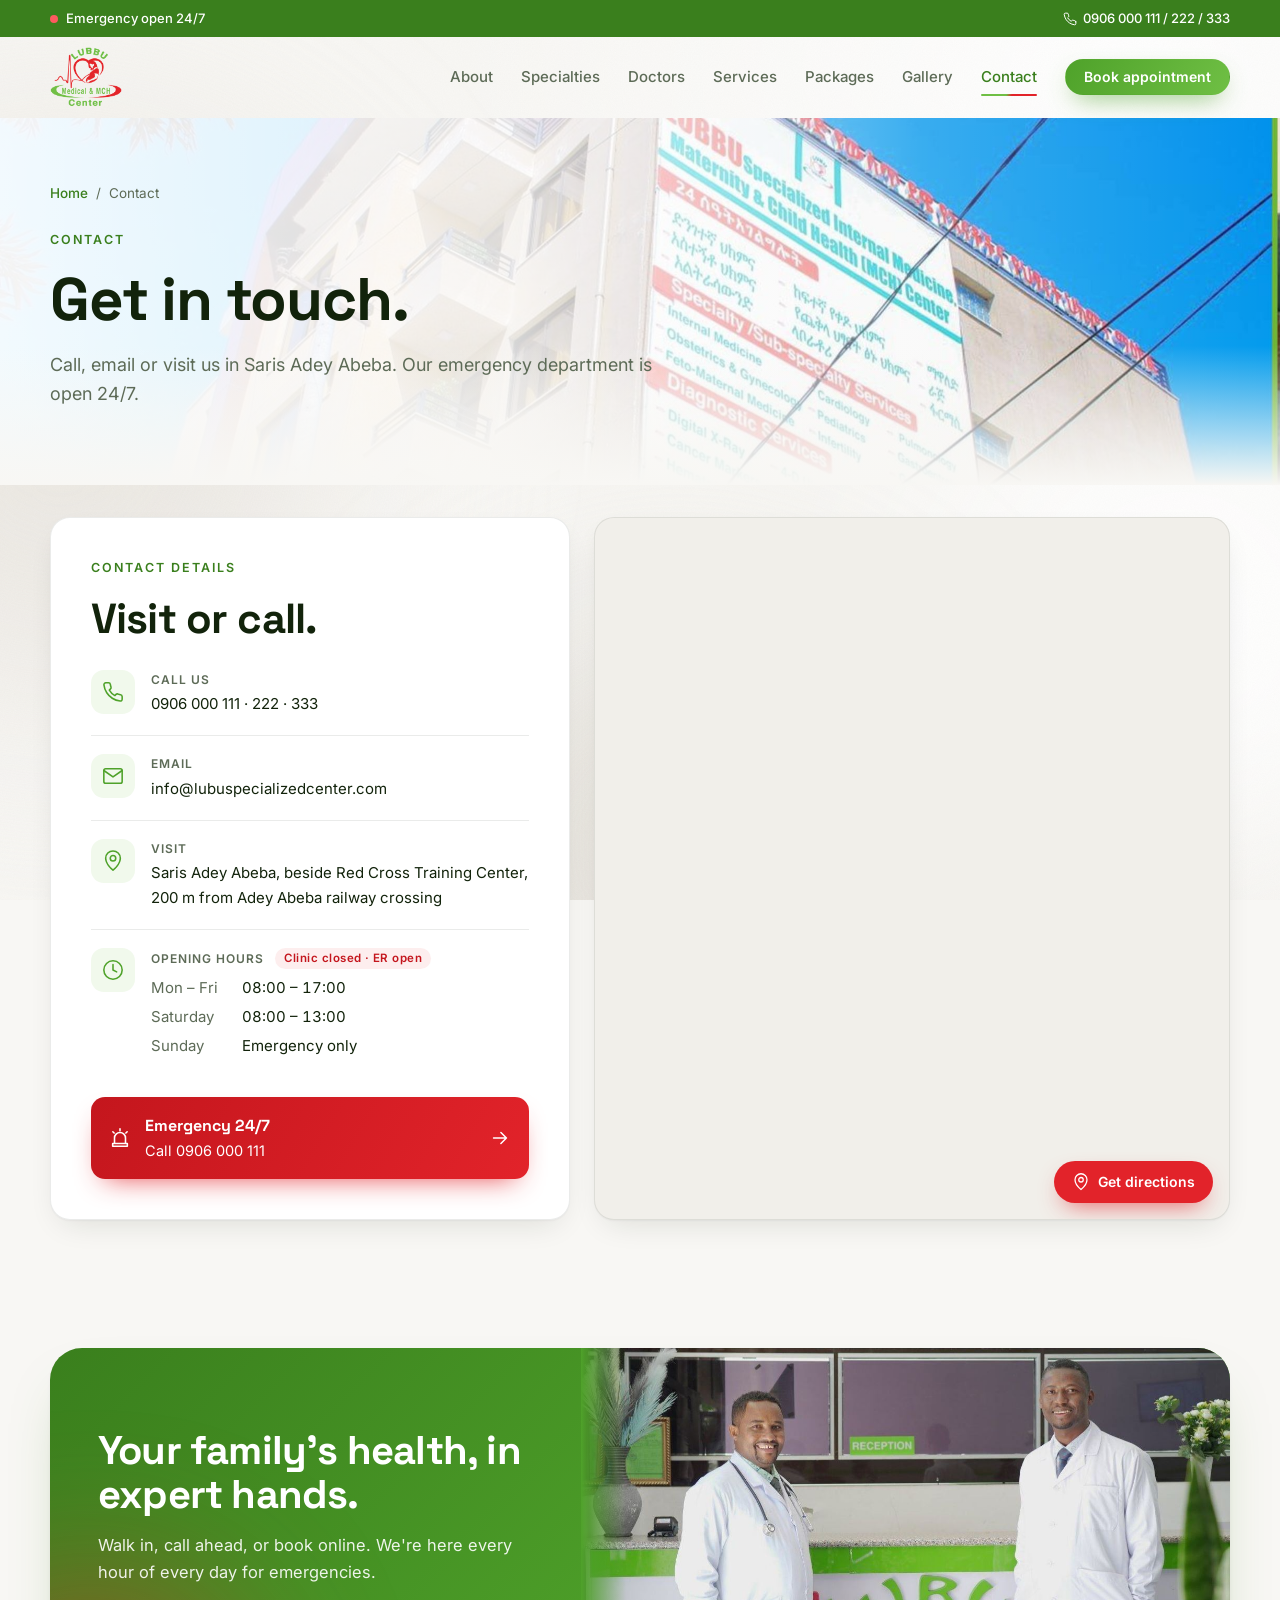
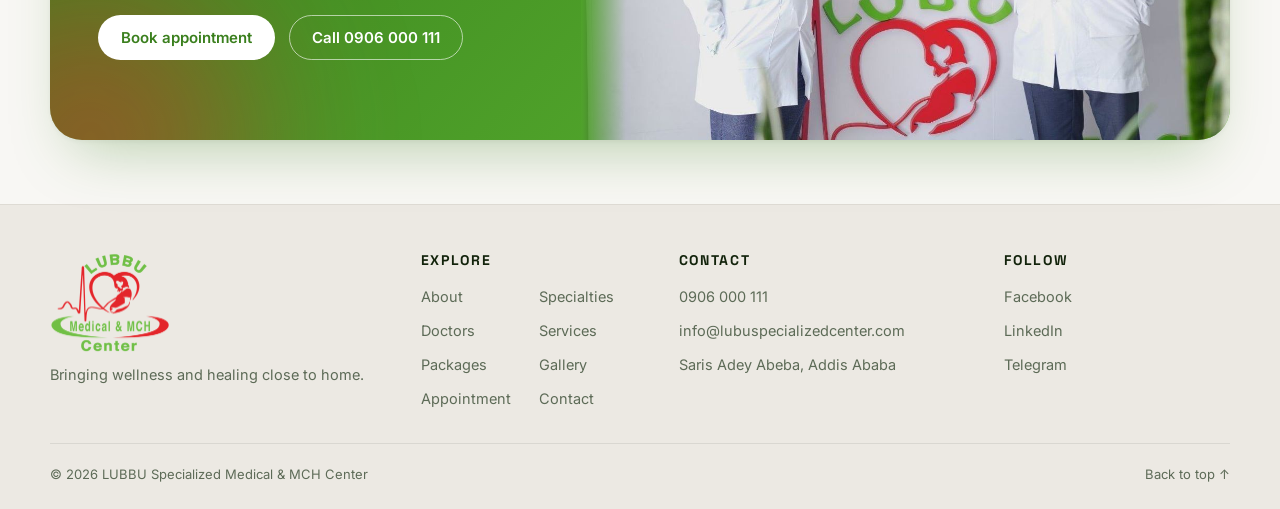
<file: contact.html>
<!doctype html>
<html lang="en">
<head>
  <meta charset="utf-8" />
  <meta name="viewport" content="width=device-width, initial-scale=1" />
  <title>Contact &amp; directions | LUBBU Specialized Medical &amp; MCH Center</title>
  <meta name="description" content="Phone, email, opening hours, map and directions for LUBBU Specialized Medical &amp; MCH Center, Saris Adey Abeba, Addis Ababa." />
  <meta name="theme-color" content="#ffffff" />
  <link rel="icon" href="assets/logo.png" />
  <link rel="preconnect" href="https://fonts.googleapis.com" />
  <link rel="preconnect" href="https://fonts.gstatic.com" crossorigin />
  <link href="https://fonts.googleapis.com/css2?family=Inter:wght@400;500;600&family=Space+Grotesk:wght@500;600;700&display=swap" rel="stylesheet" />
  <link rel="stylesheet" href="styles.css" />
  <script>document.documentElement.classList.add("js")</script>
</head>
<body>
  <!-- SHARED: icon sprite (keep identical on every page) -->
  <svg width="0" height="0" style="position:absolute" aria-hidden="true">
    <defs>
      <symbol id="i-heart" viewBox="0 0 24 24"><path d="M12 21s-7.5-4.6-9.5-9.3C1.1 8.3 3.3 4.5 7 4.5c2 0 3.6 1.1 5 3 1.4-1.9 3-3 5-3 3.7 0 5.9 3.8 4.5 7.2C19.5 16.4 12 21 12 21z"/></symbol>
      <symbol id="i-steth" viewBox="0 0 24 24"><path d="M6 3v6a5 5 0 0 0 10 0V3M6 3H4m2 0h2m8 0h-2m2 0h2M11 14v2a5 5 0 0 0 10 0v-2"/><circle cx="21" cy="12" r="2"/></symbol>
      <symbol id="i-baby" viewBox="0 0 24 24"><circle cx="12" cy="8" r="5"/><path d="M10 8h.01M14 8h.01M10.5 10.5c.8.6 2.2.6 3 0M5 21c1-3.5 3.8-6 7-6s6 2.5 7 6"/></symbol>
      <symbol id="i-woman" viewBox="0 0 24 24"><circle cx="12" cy="6" r="3"/><path d="M12 9c-3 0-5 2.5-5 6h3l1 6h2l1-6h3c0-3.5-2-6-5-6z"/></symbol>
      <symbol id="i-scalpel" viewBox="0 0 24 24"><path d="M3 21l9-9M12 12l7.5-7.5a2.1 2.1 0 0 1 3 3L15 15l-3-3zM3 21h6"/></symbol>
      <symbol id="i-cell" viewBox="0 0 24 24"><circle cx="12" cy="12" r="8"/><circle cx="12" cy="12" r="3"/><path d="M12 2v2M12 20v2M2 12h2M20 12h2M5 5l1.5 1.5M17.5 17.5L19 19M5 19l1.5-1.5M17.5 6.5L19 5"/></symbol>
      <symbol id="i-pulse" viewBox="0 0 24 24"><path d="M2 12h4l3-7 4 14 3-7h6"/></symbol>
      <symbol id="i-lungs" viewBox="0 0 24 24"><path d="M12 3v9M12 12l-3 2M12 12l3 2M8.5 7C5 7 3 13 3 17c0 2 1 3 3 3 3 0 4-2 4-5V9.5M15.5 7C19 7 21 13 21 17c0 2-1 3-3 3-3 0-4-2-4-5V9.5"/></symbol>
      <symbol id="i-siren" viewBox="0 0 24 24"><path d="M6 18v-6a6 6 0 0 1 12 0v6M4 18h16v3H4zM12 2v2M4.2 5.2l1.4 1.4M19.8 5.2l-1.4 1.4"/></symbol>
      <symbol id="i-bed" viewBox="0 0 24 24"><path d="M2 20V6M2 16h20v4M22 16v-4a3 3 0 0 0-3-3h-8v7"/><circle cx="6.5" cy="11.5" r="2"/></symbol>
      <symbol id="i-drop" viewBox="0 0 24 24"><path d="M12 2.5S5 10 5 15a7 7 0 0 0 14 0c0-5-7-12.5-7-12.5z"/><path d="M9 15a3 3 0 0 0 3 3"/></symbol>
      <symbol id="i-flask" viewBox="0 0 24 24"><path d="M9 2h6M10 2v6L4 19a2 2 0 0 0 1.8 3h12.4A2 2 0 0 0 20 19l-6-11V2M7 15h10"/></symbol>
      <symbol id="i-pill" viewBox="0 0 24 24"><rect x="2.5" y="8" width="19" height="8" rx="4" transform="rotate(-45 12 12)"/><path d="M8.5 8.5l7 7"/></symbol>
      <symbol id="i-incubator" viewBox="0 0 24 24"><path d="M3 14h18v4H3zM5 14V9a7 5 0 0 1 14 0v5M6 18v3M18 18v3"/><circle cx="12" cy="11" r="1.5"/></symbol>
      <symbol id="i-scan" viewBox="0 0 24 24"><path d="M3 7V5a2 2 0 0 1 2-2h2M17 3h2a2 2 0 0 1 2 2v2M21 17v2a2 2 0 0 1-2 2h-2M7 21H5a2 2 0 0 1-2-2v-2"/><circle cx="12" cy="8" r="2"/><path d="M12 10v6M9 12h6M10 16l-1 3M14 16l1 3"/></symbol>
      <symbol id="i-physio" viewBox="0 0 24 24"><circle cx="12" cy="4" r="2"/><path d="M4 10l8-2 8 2M12 8v6l-4 7M12 14l4 7"/></symbol>
      <symbol id="i-apple" viewBox="0 0 24 24"><path d="M12 7c-1.6-1.4-5-1.6-6.5 1S4.2 15 6 18s4 3.2 6 2c2 1.2 4.2 1 6-2s2-7.5.5-10-4.9-2.4-6.5-1z"/><path d="M12 7c0-2 1-3.5 3-4"/></symbol>
      <symbol id="i-syringe" viewBox="0 0 24 24"><path d="M18 2l4 4M20 4l-3 3M17 7l-9.5 9.5-3 .5.5-3L14.5 4.5zM11 7l2 2M8 10l2 2M2 22l3-3"/></symbol>
      <symbol id="i-family" viewBox="0 0 24 24"><circle cx="7" cy="5" r="2.5"/><circle cx="17" cy="5" r="2.5"/><circle cx="12" cy="12.5" r="2"/><path d="M3 21v-6a4 4 0 0 1 4-4M21 21v-6a4 4 0 0 0-4-4M9 21v-2a3 3 0 0 1 6 0v2"/></symbol>
      <symbol id="i-laundry" viewBox="0 0 24 24"><rect x="4" y="2" width="16" height="20" rx="2"/><circle cx="12" cy="13" r="5"/><path d="M8 6h.01M11 6h.01M9.5 13.5c1-1 2-1 3 0s2 1 3 0"/></symbol>
      <symbol id="i-card" viewBox="0 0 24 24"><rect x="2" y="5" width="20" height="14" rx="2"/><path d="M2 10h20M6 15h4"/></symbol>
      <symbol id="i-check" viewBox="0 0 24 24"><path d="M20 6L9 17l-5-5"/></symbol>
      <symbol id="i-arrow" viewBox="0 0 24 24"><path d="M5 12h14M13 6l6 6-6 6"/></symbol>
      <symbol id="i-chev-l" viewBox="0 0 24 24"><path d="M15 5l-7 7 7 7"/></symbol>
      <symbol id="i-chev-r" viewBox="0 0 24 24"><path d="M9 5l7 7-7 7"/></symbol>
      <symbol id="i-close" viewBox="0 0 24 24"><path d="M6 6l12 12M18 6L6 18"/></symbol>
      <symbol id="i-plus" viewBox="0 0 24 24"><path d="M12 5v14M5 12h14"/></symbol>
      <symbol id="i-expand" viewBox="0 0 24 24"><path d="M15 3h6v6M9 21H3v-6M21 3l-7 7M3 21l7-7"/></symbol>
      <symbol id="i-phone" viewBox="0 0 24 24"><path d="M22 16.9v3a2 2 0 0 1-2.2 2 19.8 19.8 0 0 1-8.6-3.1 19.5 19.5 0 0 1-6-6A19.8 19.8 0 0 1 2.1 4.2 2 2 0 0 1 4.1 2h3a2 2 0 0 1 2 1.7c.1 1 .4 1.9.7 2.8a2 2 0 0 1-.5 2.1L8 9.9a16 16 0 0 0 6 6l1.3-1.3a2 2 0 0 1 2.1-.4c.9.3 1.8.6 2.8.7a2 2 0 0 1 1.7 2z"/></symbol>
      <symbol id="i-mail" viewBox="0 0 24 24"><rect x="2" y="4" width="20" height="16" rx="2"/><path d="M22 6l-10 7L2 6"/></symbol>
      <symbol id="i-pin" viewBox="0 0 24 24"><path d="M12 22s8-6.5 8-13a8 8 0 0 0-16 0c0 6.5 8 13 8 13z"/><circle cx="12" cy="9" r="3"/></symbol>
      <symbol id="i-clock" viewBox="0 0 24 24"><circle cx="12" cy="12" r="10"/><path d="M12 6v6l4 2"/></symbol>
      <symbol id="i-shield" viewBox="0 0 24 24"><path d="M12 22s8-4 8-10V5l-8-3-8 3v7c0 6 8 10 8 10z"/><path d="M9 12l2 2 4-4"/></symbol>
    </defs>
  </svg>

  <div class="bg" aria-hidden="true">
    <div class="orb orb-1"></div>
    <div class="orb orb-2"></div>
    <div class="orb orb-3"></div>
    <div class="grid"></div>
  </div>

  <!-- SHARED: header (keep identical on every page; only aria-current changes) -->
  <a class="skip-link" href="#main">Skip to content</a>
  <div class="topbar" id="top">
    <div class="container topbar-inner">
      <span class="live"><span class="dot"></span>Emergency open 24/7</span>
      <a href="tel:0906000111"><svg class="ico"><use href="#i-phone"/></svg>0906 000 111 / 222 / 333</a>
    </div>
  </div>

  <header class="nav" id="nav">
    <div class="container nav-inner">
      <a href="index.html" class="brand" aria-label="LUBBU Medical &amp; MCH Center home page">
        <img src="assets/logo.png" alt="LUBBU Medical &amp; MCH Center" width="72" height="60" />
      </a>
      <nav class="menu" id="menu" aria-label="Main">
        <a href="about.html">About</a>
        <a href="specialties.html">Specialties</a>
        <a href="doctors.html">Doctors</a>
        <a href="services.html">Services</a>
        <a href="packages.html">Packages</a>
        <a href="gallery.html">Gallery</a>
        <a href="contact.html" aria-current="page">Contact</a>
        <a href="appointment.html" class="btn btn-sm btn-primary menu-cta">Book appointment</a>
      </nav>
      <button class="burger" id="burger" aria-label="Open menu" aria-expanded="false" aria-controls="menu">
        <span></span><span></span>
      </button>
    </div>
  </header>
  <!-- /SHARED header -->

  <main id="main">
    <section class="page-hero" style="--hero-photo: url('assets/photos/building.jpg'); --hero-pos: center 30%">
      <div class="container">
        <nav class="crumbs reveal" aria-label="Breadcrumb"><a href="index.html">Home</a><span aria-hidden="true">/</span><span aria-current="page">Contact</span></nav>
        <span class="eyebrow reveal">Contact</span>
        <h1 class="reveal">Get in touch.</h1>
        <p class="reveal">Call, email or visit us in Saris Adey Abeba. Our emergency department is open 24/7.</p>
      </div>
    </section>

    <section class="section section-tight">
      <div class="container">
        <div class="contact-grid contact-page">
          <aside class="glass contact-card reveal">
            <span class="eyebrow">Contact details</span>
            <h2>Visit or call.</h2>
            <ul class="contact-list">
              <li>
                <span class="info-ico"><svg><use href="#i-phone"/></svg></span>
                <div><small>Call us</small><span><a href="tel:0906000111">0906&nbsp;000&nbsp;111</a> · <a href="tel:0906000222">222</a> · <a href="tel:0906000333">333</a></span></div>
              </li>
              <li>
                <span class="info-ico"><svg><use href="#i-mail"/></svg></span>
                <div><small>Email</small><a href="mailto:info@lubuspecializedcenter.com">info@lubuspecializedcenter.com</a></div>
              </li>
              <li>
                <span class="info-ico"><svg><use href="#i-pin"/></svg></span>
                <div><small>Visit</small><span>Saris Adey Abeba, beside Red Cross Training Center, 200&nbsp;m from Adey Abeba railway crossing</span></div>
              </li>
              <li class="hours">
                <span class="info-ico"><svg><use href="#i-clock"/></svg></span>
                <div>
                  <small>Opening hours <span class="open-badge" id="openBadge"></span></small>
                  <dl>
                    <dt>Mon – Fri</dt><dd>08:00 – 17:00</dd>
                    <dt>Saturday</dt><dd>08:00 – 13:00</dd>
                    <dt>Sunday</dt><dd>Emergency only</dd>
                  </dl>
                </div>
              </li>
            </ul>
            <a class="er-strip" href="tel:0906000111">
              <svg class="ico"><use href="#i-siren"/></svg>
              <span><b>Emergency 24/7</b> Call 0906 000 111</span>
              <svg class="ico"><use href="#i-arrow"/></svg>
            </a>
          </aside>
          <div class="map map-tall reveal">
            <iframe title="Map showing LUBBU Specialized Medical &amp; MCH Center" loading="lazy" referrerpolicy="no-referrer-when-downgrade" allowfullscreen
              src="https://maps.google.com/maps?q=Lubbu%20Specialized%20Medical%20%26%20MCH%20Center&amp;t=m&amp;z=16&amp;output=embed&amp;iwloc=near"></iframe>
            <a class="map-btn" href="https://www.google.com/maps/dir/?api=1&amp;destination=Lubbu%20Specialized%20Medical%20%26%20MCH%20Center" target="_blank" rel="noopener">
              <svg class="ico"><use href="#i-pin"/></svg> Get directions
            </a>
          </div>
        </div>
      </div>
    </section>

    <section class="section">
      <div class="container">
        <div class="cta reveal">
          <figure class="cta-photo">
            <img src="assets/photos/reception.jpg" alt="Two LUBBU doctors smiling at the reception desk" width="1241" height="750" loading="lazy" decoding="async" />
          </figure>
          <div class="cta-panel">
            <h2>Your family's health, in expert hands.</h2>
            <p>Walk in, call ahead, or book online. We're here every hour of every day for emergencies.</p>
            <div class="hero-actions">
              <a href="appointment.html" class="btn btn-light">Book appointment</a>
              <a href="tel:0906000111" class="btn btn-outline-light">Call 0906 000 111</a>
            </div>
          </div>
        </div>
      </div>
    </section>
  </main>

  <!-- SHARED: footer (keep identical on every page) -->
  <footer class="footer">
    <div class="container footer-grid">
      <div>
        <a href="index.html" class="brand brand-footer" aria-label="LUBBU Medical &amp; MCH Center home page">
          <img src="assets/logo.png" alt="LUBBU Medical &amp; MCH Center" width="120" height="100" />
        </a>
        <p class="muted">Bringing wellness and healing close to home.</p>
      </div>
      <div class="footer-explore">
        <h4>Explore</h4>
        <a href="about.html">About</a><a href="specialties.html">Specialties</a><a href="doctors.html">Doctors</a><a href="services.html">Services</a><a href="packages.html">Packages</a><a href="gallery.html">Gallery</a><a href="appointment.html">Appointment</a><a href="contact.html">Contact</a>
      </div>
      <div>
        <h4>Contact</h4>
        <a href="tel:0906000111">0906 000 111</a><a href="mailto:info@lubuspecializedcenter.com">info@lubuspecializedcenter.com</a><span class="muted">Saris Adey Abeba, Addis Ababa</span>
      </div>
      <div>
        <h4>Follow</h4>
        <a href="https://www.facebook.com/LubuSpecializedIMMCHCenter/" target="_blank" rel="noopener">Facebook</a><a href="https://www.linkedin.com/company/lubbu-medical-and-mch-center/" target="_blank" rel="noopener">LinkedIn</a><a href="https://t.me/LubuSpecializedCenter" target="_blank" rel="noopener">Telegram</a>
      </div>
    </div>
    <div class="container footer-bottom">
      <span>© <span id="year">2026</span> LUBBU Specialized Medical &amp; MCH Center</span>
      <a href="#top">Back to top ↑</a>
    </div>
  </footer>
  <!-- /SHARED footer -->

  <script src="script.js"></script>
</body>
</html>
</file>
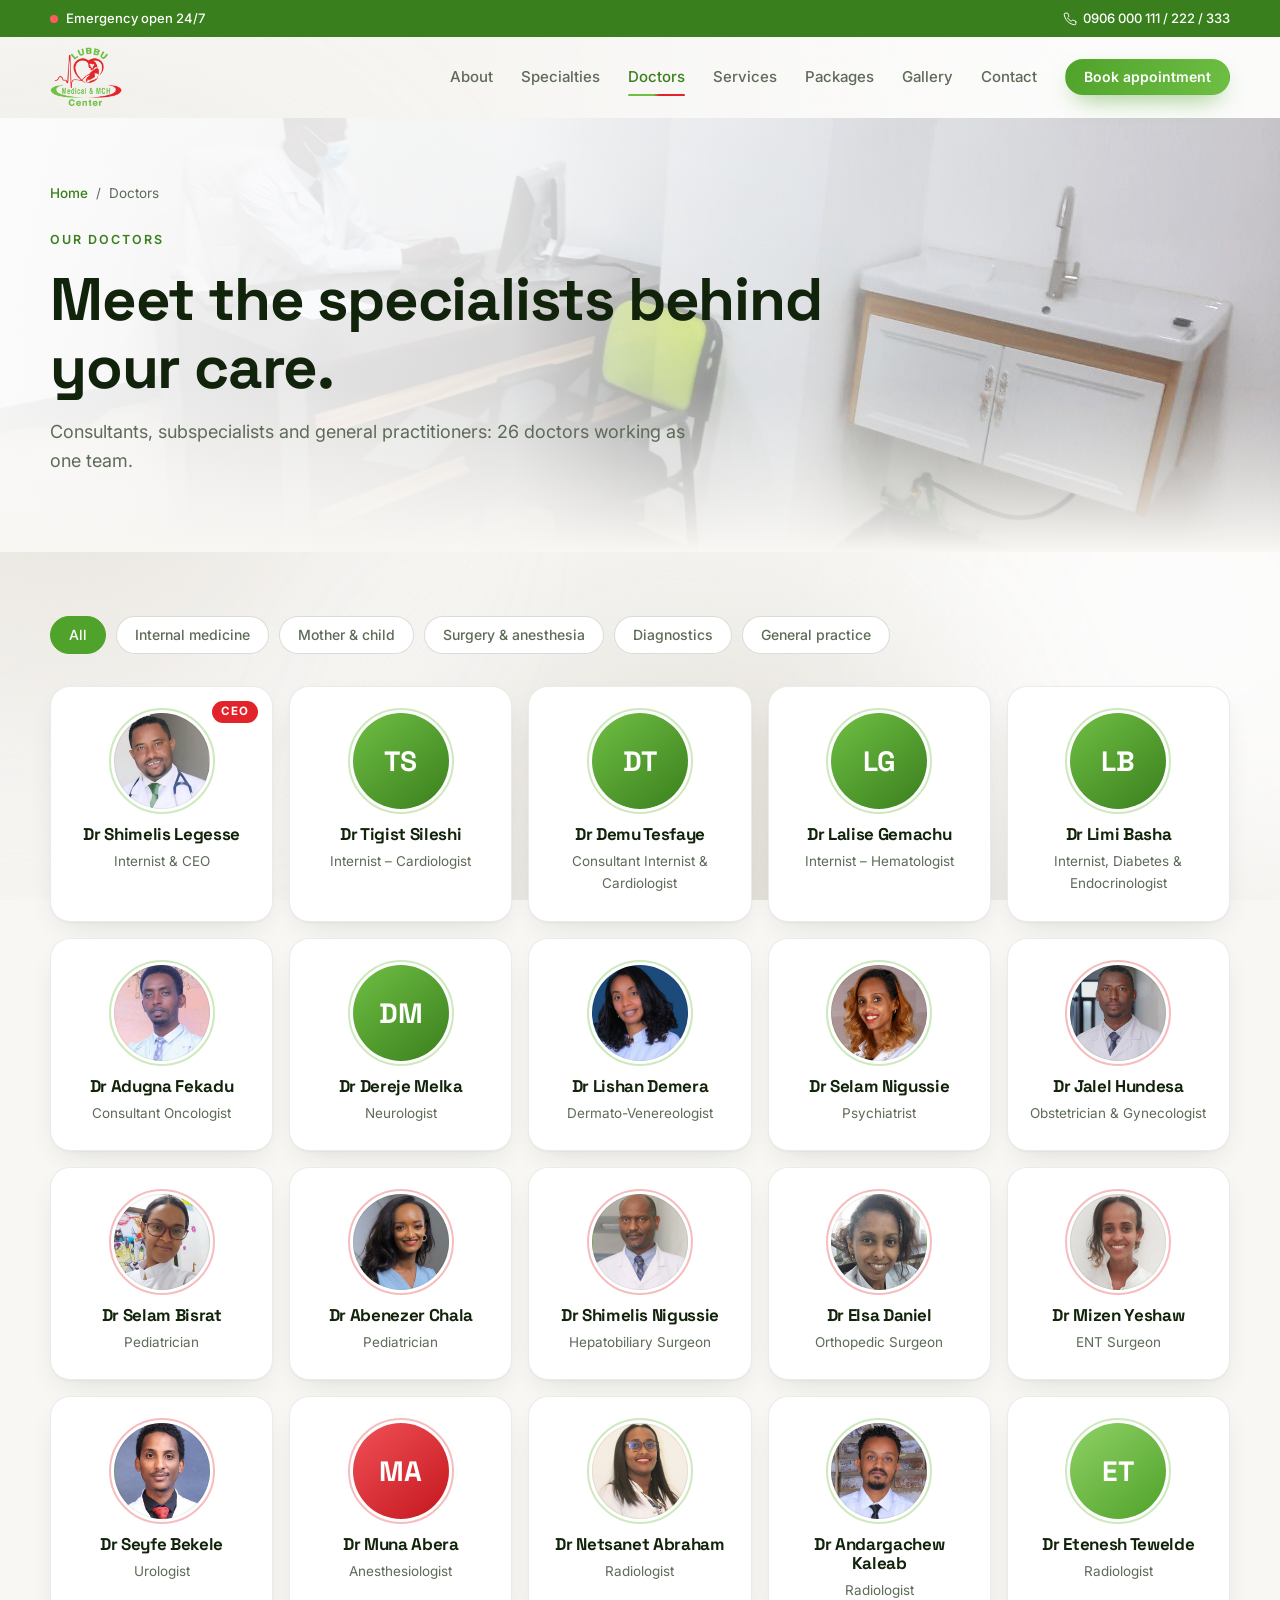
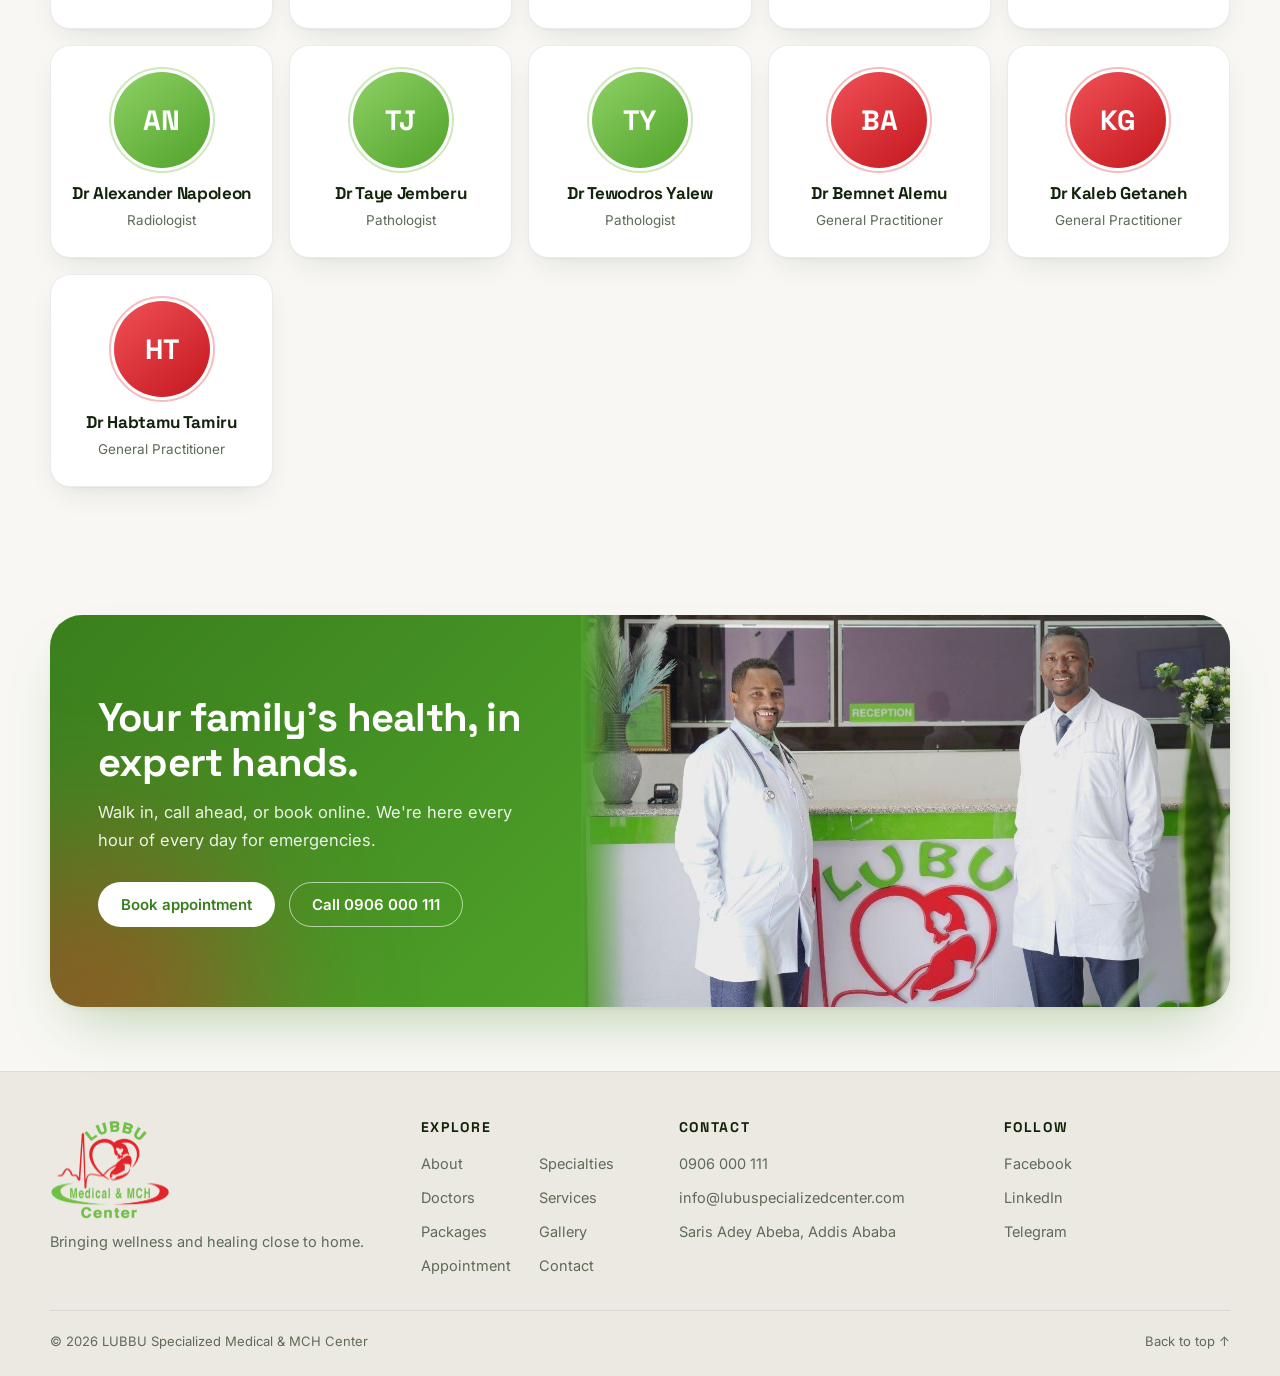
<file: doctors.html>
<!doctype html>
<html lang="en">
<head>
  <meta charset="utf-8" />
  <meta name="viewport" content="width=device-width, initial-scale=1" />
  <title>Our doctors | LUBBU Specialized Medical &amp; MCH Center</title>
  <meta name="description" content="Meet the 26 consultants, subspecialists and general practitioners at LUBBU Specialized Medical &amp; MCH Center in Addis Ababa." />
  <meta name="theme-color" content="#ffffff" />
  <link rel="icon" href="assets/logo.png" />
  <link rel="preconnect" href="https://fonts.googleapis.com" />
  <link rel="preconnect" href="https://fonts.gstatic.com" crossorigin />
  <link href="https://fonts.googleapis.com/css2?family=Inter:wght@400;500;600&family=Space+Grotesk:wght@500;600;700&display=swap" rel="stylesheet" />
  <link rel="stylesheet" href="styles.css" />
  <script>document.documentElement.classList.add("js")</script>
</head>
<body>
  <!-- SHARED: icon sprite (keep identical on every page) -->
  <svg width="0" height="0" style="position:absolute" aria-hidden="true">
    <defs>
      <symbol id="i-heart" viewBox="0 0 24 24"><path d="M12 21s-7.5-4.6-9.5-9.3C1.1 8.3 3.3 4.5 7 4.5c2 0 3.6 1.1 5 3 1.4-1.9 3-3 5-3 3.7 0 5.9 3.8 4.5 7.2C19.5 16.4 12 21 12 21z"/></symbol>
      <symbol id="i-steth" viewBox="0 0 24 24"><path d="M6 3v6a5 5 0 0 0 10 0V3M6 3H4m2 0h2m8 0h-2m2 0h2M11 14v2a5 5 0 0 0 10 0v-2"/><circle cx="21" cy="12" r="2"/></symbol>
      <symbol id="i-baby" viewBox="0 0 24 24"><circle cx="12" cy="8" r="5"/><path d="M10 8h.01M14 8h.01M10.5 10.5c.8.6 2.2.6 3 0M5 21c1-3.5 3.8-6 7-6s6 2.5 7 6"/></symbol>
      <symbol id="i-woman" viewBox="0 0 24 24"><circle cx="12" cy="6" r="3"/><path d="M12 9c-3 0-5 2.5-5 6h3l1 6h2l1-6h3c0-3.5-2-6-5-6z"/></symbol>
      <symbol id="i-scalpel" viewBox="0 0 24 24"><path d="M3 21l9-9M12 12l7.5-7.5a2.1 2.1 0 0 1 3 3L15 15l-3-3zM3 21h6"/></symbol>
      <symbol id="i-cell" viewBox="0 0 24 24"><circle cx="12" cy="12" r="8"/><circle cx="12" cy="12" r="3"/><path d="M12 2v2M12 20v2M2 12h2M20 12h2M5 5l1.5 1.5M17.5 17.5L19 19M5 19l1.5-1.5M17.5 6.5L19 5"/></symbol>
      <symbol id="i-pulse" viewBox="0 0 24 24"><path d="M2 12h4l3-7 4 14 3-7h6"/></symbol>
      <symbol id="i-lungs" viewBox="0 0 24 24"><path d="M12 3v9M12 12l-3 2M12 12l3 2M8.5 7C5 7 3 13 3 17c0 2 1 3 3 3 3 0 4-2 4-5V9.5M15.5 7C19 7 21 13 21 17c0 2-1 3-3 3-3 0-4-2-4-5V9.5"/></symbol>
      <symbol id="i-siren" viewBox="0 0 24 24"><path d="M6 18v-6a6 6 0 0 1 12 0v6M4 18h16v3H4zM12 2v2M4.2 5.2l1.4 1.4M19.8 5.2l-1.4 1.4"/></symbol>
      <symbol id="i-bed" viewBox="0 0 24 24"><path d="M2 20V6M2 16h20v4M22 16v-4a3 3 0 0 0-3-3h-8v7"/><circle cx="6.5" cy="11.5" r="2"/></symbol>
      <symbol id="i-drop" viewBox="0 0 24 24"><path d="M12 2.5S5 10 5 15a7 7 0 0 0 14 0c0-5-7-12.5-7-12.5z"/><path d="M9 15a3 3 0 0 0 3 3"/></symbol>
      <symbol id="i-flask" viewBox="0 0 24 24"><path d="M9 2h6M10 2v6L4 19a2 2 0 0 0 1.8 3h12.4A2 2 0 0 0 20 19l-6-11V2M7 15h10"/></symbol>
      <symbol id="i-pill" viewBox="0 0 24 24"><rect x="2.5" y="8" width="19" height="8" rx="4" transform="rotate(-45 12 12)"/><path d="M8.5 8.5l7 7"/></symbol>
      <symbol id="i-incubator" viewBox="0 0 24 24"><path d="M3 14h18v4H3zM5 14V9a7 5 0 0 1 14 0v5M6 18v3M18 18v3"/><circle cx="12" cy="11" r="1.5"/></symbol>
      <symbol id="i-scan" viewBox="0 0 24 24"><path d="M3 7V5a2 2 0 0 1 2-2h2M17 3h2a2 2 0 0 1 2 2v2M21 17v2a2 2 0 0 1-2 2h-2M7 21H5a2 2 0 0 1-2-2v-2"/><circle cx="12" cy="8" r="2"/><path d="M12 10v6M9 12h6M10 16l-1 3M14 16l1 3"/></symbol>
      <symbol id="i-physio" viewBox="0 0 24 24"><circle cx="12" cy="4" r="2"/><path d="M4 10l8-2 8 2M12 8v6l-4 7M12 14l4 7"/></symbol>
      <symbol id="i-apple" viewBox="0 0 24 24"><path d="M12 7c-1.6-1.4-5-1.6-6.5 1S4.2 15 6 18s4 3.2 6 2c2 1.2 4.2 1 6-2s2-7.5.5-10-4.9-2.4-6.5-1z"/><path d="M12 7c0-2 1-3.5 3-4"/></symbol>
      <symbol id="i-syringe" viewBox="0 0 24 24"><path d="M18 2l4 4M20 4l-3 3M17 7l-9.5 9.5-3 .5.5-3L14.5 4.5zM11 7l2 2M8 10l2 2M2 22l3-3"/></symbol>
      <symbol id="i-family" viewBox="0 0 24 24"><circle cx="7" cy="5" r="2.5"/><circle cx="17" cy="5" r="2.5"/><circle cx="12" cy="12.5" r="2"/><path d="M3 21v-6a4 4 0 0 1 4-4M21 21v-6a4 4 0 0 0-4-4M9 21v-2a3 3 0 0 1 6 0v2"/></symbol>
      <symbol id="i-laundry" viewBox="0 0 24 24"><rect x="4" y="2" width="16" height="20" rx="2"/><circle cx="12" cy="13" r="5"/><path d="M8 6h.01M11 6h.01M9.5 13.5c1-1 2-1 3 0s2 1 3 0"/></symbol>
      <symbol id="i-card" viewBox="0 0 24 24"><rect x="2" y="5" width="20" height="14" rx="2"/><path d="M2 10h20M6 15h4"/></symbol>
      <symbol id="i-check" viewBox="0 0 24 24"><path d="M20 6L9 17l-5-5"/></symbol>
      <symbol id="i-arrow" viewBox="0 0 24 24"><path d="M5 12h14M13 6l6 6-6 6"/></symbol>
      <symbol id="i-chev-l" viewBox="0 0 24 24"><path d="M15 5l-7 7 7 7"/></symbol>
      <symbol id="i-chev-r" viewBox="0 0 24 24"><path d="M9 5l7 7-7 7"/></symbol>
      <symbol id="i-close" viewBox="0 0 24 24"><path d="M6 6l12 12M18 6L6 18"/></symbol>
      <symbol id="i-plus" viewBox="0 0 24 24"><path d="M12 5v14M5 12h14"/></symbol>
      <symbol id="i-expand" viewBox="0 0 24 24"><path d="M15 3h6v6M9 21H3v-6M21 3l-7 7M3 21l7-7"/></symbol>
      <symbol id="i-phone" viewBox="0 0 24 24"><path d="M22 16.9v3a2 2 0 0 1-2.2 2 19.8 19.8 0 0 1-8.6-3.1 19.5 19.5 0 0 1-6-6A19.8 19.8 0 0 1 2.1 4.2 2 2 0 0 1 4.1 2h3a2 2 0 0 1 2 1.7c.1 1 .4 1.9.7 2.8a2 2 0 0 1-.5 2.1L8 9.9a16 16 0 0 0 6 6l1.3-1.3a2 2 0 0 1 2.1-.4c.9.3 1.8.6 2.8.7a2 2 0 0 1 1.7 2z"/></symbol>
      <symbol id="i-mail" viewBox="0 0 24 24"><rect x="2" y="4" width="20" height="16" rx="2"/><path d="M22 6l-10 7L2 6"/></symbol>
      <symbol id="i-pin" viewBox="0 0 24 24"><path d="M12 22s8-6.5 8-13a8 8 0 0 0-16 0c0 6.5 8 13 8 13z"/><circle cx="12" cy="9" r="3"/></symbol>
      <symbol id="i-clock" viewBox="0 0 24 24"><circle cx="12" cy="12" r="10"/><path d="M12 6v6l4 2"/></symbol>
      <symbol id="i-shield" viewBox="0 0 24 24"><path d="M12 22s8-4 8-10V5l-8-3-8 3v7c0 6 8 10 8 10z"/><path d="M9 12l2 2 4-4"/></symbol>
    </defs>
  </svg>

  <div class="bg" aria-hidden="true">
    <div class="orb orb-1"></div>
    <div class="orb orb-2"></div>
    <div class="orb orb-3"></div>
    <div class="grid"></div>
  </div>

  <!-- SHARED: header (keep identical on every page; only aria-current changes) -->
  <a class="skip-link" href="#main">Skip to content</a>
  <div class="topbar" id="top">
    <div class="container topbar-inner">
      <span class="live"><span class="dot"></span>Emergency open 24/7</span>
      <a href="tel:0906000111"><svg class="ico"><use href="#i-phone"/></svg>0906 000 111 / 222 / 333</a>
    </div>
  </div>

  <header class="nav" id="nav">
    <div class="container nav-inner">
      <a href="index.html" class="brand" aria-label="LUBBU Medical &amp; MCH Center home page">
        <img src="assets/logo.png" alt="LUBBU Medical &amp; MCH Center" width="72" height="60" />
      </a>
      <nav class="menu" id="menu" aria-label="Main">
        <a href="about.html">About</a>
        <a href="specialties.html">Specialties</a>
        <a href="doctors.html" aria-current="page">Doctors</a>
        <a href="services.html">Services</a>
        <a href="packages.html">Packages</a>
        <a href="gallery.html">Gallery</a>
        <a href="contact.html">Contact</a>
        <a href="appointment.html" class="btn btn-sm btn-primary menu-cta">Book appointment</a>
      </nav>
      <button class="burger" id="burger" aria-label="Open menu" aria-expanded="false" aria-controls="menu">
        <span></span><span></span>
      </button>
    </div>
  </header>
  <!-- /SHARED header -->

  <main id="main">
    <section class="page-hero" style="--hero-photo: url('assets/services/outpatient-care.jpg'); --hero-pos: center">
      <div class="container">
        <nav class="crumbs reveal" aria-label="Breadcrumb"><a href="index.html">Home</a><span aria-hidden="true">/</span><span aria-current="page">Doctors</span></nav>
        <span class="eyebrow reveal">Our doctors</span>
        <h1 class="reveal">Meet the specialists behind your care.</h1>
        <p class="reveal">Consultants, subspecialists and general practitioners: 26 doctors working as one team.</p>
      </div>
    </section>

    <section class="section">
      <div class="container">
        <div class="filters reveal" role="tablist" aria-label="Filter doctors">
          <button class="filter active" data-filter="all" role="tab" aria-selected="true">All</button>
          <button class="filter" data-filter="medicine" role="tab" aria-selected="false">Internal medicine</button>
          <button class="filter" data-filter="mch" role="tab" aria-selected="false">Mother &amp; child</button>
          <button class="filter" data-filter="surgery" role="tab" aria-selected="false">Surgery &amp; anesthesia</button>
          <button class="filter" data-filter="diagnostics" role="tab" aria-selected="false">Diagnostics</button>
          <button class="filter" data-filter="general" role="tab" aria-selected="false">General practice</button>
        </div>
        <!-- To add a doctor's photo: save it as assets/doctors/first-last.jpg (square works best)
             and put that path in the doctor's data-photo="" attribute. Initials show until then. -->
        <div class="doctors">
          <article class="doc reveal" data-cat="medicine" data-photo="assets/doctors/shimelis-legesse.jpg"><span class="doc-badge">CEO</span><span class="avatar has-photo"><span class="initials" aria-hidden="true">SL</span><img src="assets/doctors/shimelis-legesse.jpg" alt="Dr Shimelis Legesse" width="180" height="180" loading="lazy" decoding="async" /></span><h3>Dr Shimelis Legesse</h3><p>Internist &amp; CEO</p></article>
          <article class="doc reveal" data-cat="medicine" data-photo=""><span class="avatar"><span class="initials" aria-hidden="true">TS</span></span><h3>Dr Tigist Sileshi</h3><p>Internist – Cardiologist</p></article>
          <article class="doc reveal" data-cat="medicine" data-photo=""><span class="avatar"><span class="initials" aria-hidden="true">DT</span></span><h3>Dr Demu Tesfaye</h3><p>Consultant Internist &amp; Cardiologist</p></article>
          <article class="doc reveal" data-cat="medicine" data-photo=""><span class="avatar"><span class="initials" aria-hidden="true">LG</span></span><h3>Dr Lalise Gemachu</h3><p>Internist – Hematologist</p></article>
          <article class="doc reveal" data-cat="medicine" data-photo=""><span class="avatar"><span class="initials" aria-hidden="true">LB</span></span><h3>Dr Limi Basha</h3><p>Internist, Diabetes &amp; Endocrinologist</p></article>
          <article class="doc reveal" data-cat="medicine" data-photo="assets/doctors/adugna-fekadu.jpg"><span class="avatar has-photo"><span class="initials" aria-hidden="true">AF</span><img src="assets/doctors/adugna-fekadu.jpg" alt="Dr Adugna Fekadu" width="180" height="180" loading="lazy" decoding="async" /></span><h3>Dr Adugna Fekadu</h3><p>Consultant Oncologist</p></article>
          <article class="doc reveal" data-cat="medicine" data-photo=""><span class="avatar"><span class="initials" aria-hidden="true">DM</span></span><h3>Dr Dereje Melka</h3><p>Neurologist</p></article>
          <article class="doc reveal" data-cat="medicine" data-photo="assets/doctors/lishan-demera.jpg"><span class="avatar has-photo"><span class="initials" aria-hidden="true">LD</span><img src="assets/doctors/lishan-demera.jpg" alt="Dr Lishan Demera" width="180" height="180" loading="lazy" decoding="async" /></span><h3>Dr Lishan Demera</h3><p>Dermato-Venereologist</p></article>
          <article class="doc reveal" data-cat="medicine" data-photo="assets/doctors/selam-nigussie.jpg"><span class="avatar has-photo"><span class="initials" aria-hidden="true">SN</span><img src="assets/doctors/selam-nigussie.jpg" alt="Dr Selam Nigussie" width="180" height="180" loading="lazy" decoding="async" /></span><h3>Dr Selam Nigussie</h3><p>Psychiatrist</p></article>
          <article class="doc reveal" data-cat="mch" data-photo="assets/doctors/jalel-hundesa.jpg"><span class="avatar has-photo"><span class="initials" aria-hidden="true">JH</span><img src="assets/doctors/jalel-hundesa.jpg" alt="Dr Jalel Hundesa" width="180" height="180" loading="lazy" decoding="async" /></span><h3>Dr Jalel Hundesa</h3><p>Obstetrician &amp; Gynecologist</p></article>
          <article class="doc reveal" data-cat="mch" data-photo="assets/doctors/selam-bisrat.jpg"><span class="avatar has-photo"><span class="initials" aria-hidden="true">SB</span><img src="assets/doctors/selam-bisrat.jpg" alt="Dr Selam Bisrat" width="180" height="180" loading="lazy" decoding="async" /></span><h3>Dr Selam Bisrat</h3><p>Pediatrician</p></article>
          <article class="doc reveal" data-cat="mch" data-photo="assets/doctors/abenezer-chala.jpg"><span class="avatar has-photo"><span class="initials" aria-hidden="true">AC</span><img src="assets/doctors/abenezer-chala.jpg" alt="Dr Abenezer Chala" width="180" height="180" loading="lazy" decoding="async" /></span><h3>Dr Abenezer Chala</h3><p>Pediatrician</p></article>
          <article class="doc reveal" data-cat="surgery" data-photo="assets/doctors/shimelis-nigussie.jpg"><span class="avatar has-photo"><span class="initials" aria-hidden="true">SN</span><img src="assets/doctors/shimelis-nigussie.jpg" alt="Dr Shimelis Nigussie" width="180" height="180" loading="lazy" decoding="async" /></span><h3>Dr Shimelis Nigussie</h3><p>Hepatobiliary Surgeon</p></article>
          <article class="doc reveal" data-cat="surgery" data-photo="assets/doctors/elsa-daniel.jpg"><span class="avatar has-photo"><span class="initials" aria-hidden="true">ED</span><img src="assets/doctors/elsa-daniel.jpg" alt="Dr Elsa Daniel" width="180" height="180" loading="lazy" decoding="async" /></span><h3>Dr Elsa Daniel</h3><p>Orthopedic Surgeon</p></article>
          <article class="doc reveal" data-cat="surgery" data-photo="assets/doctors/mizen-yeshaw.jpg"><span class="avatar has-photo"><span class="initials" aria-hidden="true">MY</span><img src="assets/doctors/mizen-yeshaw.jpg" alt="Dr Mizen Yeshaw" width="180" height="180" loading="lazy" decoding="async" /></span><h3>Dr Mizen Yeshaw</h3><p>ENT Surgeon</p></article>
          <article class="doc reveal" data-cat="surgery" data-photo="assets/doctors/seyfe-bekele.jpg"><span class="avatar has-photo"><span class="initials" aria-hidden="true">SB</span><img src="assets/doctors/seyfe-bekele.jpg" alt="Dr Seyfe Bekele" width="180" height="180" loading="lazy" decoding="async" /></span><h3>Dr Seyfe Bekele</h3><p>Urologist</p></article>
          <article class="doc reveal" data-cat="surgery" data-photo=""><span class="avatar"><span class="initials" aria-hidden="true">MA</span></span><h3>Dr Muna Abera</h3><p>Anesthesiologist</p></article>
          <article class="doc reveal" data-cat="diagnostics" data-photo="assets/doctors/netsanet-abraham.jpg"><span class="avatar has-photo"><span class="initials" aria-hidden="true">NA</span><img src="assets/doctors/netsanet-abraham.jpg" alt="Dr Netsanet Abraham" width="180" height="180" loading="lazy" decoding="async" /></span><h3>Dr Netsanet Abraham</h3><p>Radiologist</p></article>
          <article class="doc reveal" data-cat="diagnostics" data-photo="assets/doctors/andargachew-kaleab.jpg"><span class="avatar has-photo"><span class="initials" aria-hidden="true">AK</span><img src="assets/doctors/andargachew-kaleab.jpg" alt="Dr Andargachew Kaleab" width="180" height="180" loading="lazy" decoding="async" /></span><h3>Dr Andargachew Kaleab</h3><p>Radiologist</p></article>
          <article class="doc reveal" data-cat="diagnostics" data-photo=""><span class="avatar"><span class="initials" aria-hidden="true">ET</span></span><h3>Dr Etenesh Tewelde</h3><p>Radiologist</p></article>
          <article class="doc reveal" data-cat="diagnostics" data-photo=""><span class="avatar"><span class="initials" aria-hidden="true">AN</span></span><h3>Dr Alexander Napoleon</h3><p>Radiologist</p></article>
          <article class="doc reveal" data-cat="diagnostics" data-photo=""><span class="avatar"><span class="initials" aria-hidden="true">TJ</span></span><h3>Dr Taye Jemberu</h3><p>Pathologist</p></article>
          <article class="doc reveal" data-cat="diagnostics" data-photo=""><span class="avatar"><span class="initials" aria-hidden="true">TY</span></span><h3>Dr Tewodros Yalew</h3><p>Pathologist</p></article>
          <article class="doc reveal" data-cat="general" data-photo=""><span class="avatar"><span class="initials" aria-hidden="true">BA</span></span><h3>Dr Bemnet Alemu</h3><p>General Practitioner</p></article>
          <article class="doc reveal" data-cat="general" data-photo=""><span class="avatar"><span class="initials" aria-hidden="true">KG</span></span><h3>Dr Kaleb Getaneh</h3><p>General Practitioner</p></article>
          <article class="doc reveal" data-cat="general" data-photo=""><span class="avatar"><span class="initials" aria-hidden="true">HT</span></span><h3>Dr Habtamu Tamiru</h3><p>General Practitioner</p></article>
        </div>
      </div>
    </section>

    <section class="section">
      <div class="container">
        <div class="cta reveal">
          <figure class="cta-photo">
            <img src="assets/photos/reception.jpg" alt="Two LUBBU doctors smiling at the reception desk" width="1241" height="750" loading="lazy" decoding="async" />
          </figure>
          <div class="cta-panel">
            <h2>Your family's health, in expert hands.</h2>
            <p>Walk in, call ahead, or book online. We're here every hour of every day for emergencies.</p>
            <div class="hero-actions">
              <a href="appointment.html" class="btn btn-light">Book appointment</a>
              <a href="tel:0906000111" class="btn btn-outline-light">Call 0906 000 111</a>
            </div>
          </div>
        </div>
      </div>
    </section>
  </main>

  <!-- SHARED: footer (keep identical on every page) -->
  <footer class="footer">
    <div class="container footer-grid">
      <div>
        <a href="index.html" class="brand brand-footer" aria-label="LUBBU Medical &amp; MCH Center home page">
          <img src="assets/logo.png" alt="LUBBU Medical &amp; MCH Center" width="120" height="100" />
        </a>
        <p class="muted">Bringing wellness and healing close to home.</p>
      </div>
      <div class="footer-explore">
        <h4>Explore</h4>
        <a href="about.html">About</a><a href="specialties.html">Specialties</a><a href="doctors.html">Doctors</a><a href="services.html">Services</a><a href="packages.html">Packages</a><a href="gallery.html">Gallery</a><a href="appointment.html">Appointment</a><a href="contact.html">Contact</a>
      </div>
      <div>
        <h4>Contact</h4>
        <a href="tel:0906000111">0906 000 111</a><a href="mailto:info@lubuspecializedcenter.com">info@lubuspecializedcenter.com</a><span class="muted">Saris Adey Abeba, Addis Ababa</span>
      </div>
      <div>
        <h4>Follow</h4>
        <a href="https://www.facebook.com/LubuSpecializedIMMCHCenter/" target="_blank" rel="noopener">Facebook</a><a href="https://www.linkedin.com/company/lubbu-medical-and-mch-center/" target="_blank" rel="noopener">LinkedIn</a><a href="https://t.me/LubuSpecializedCenter" target="_blank" rel="noopener">Telegram</a>
      </div>
    </div>
    <div class="container footer-bottom">
      <span>© <span id="year">2026</span> LUBBU Specialized Medical &amp; MCH Center</span>
      <a href="#top">Back to top ↑</a>
    </div>
  </footer>
  <!-- /SHARED footer -->

  <script src="script.js"></script>
</body>
</html>
</file>
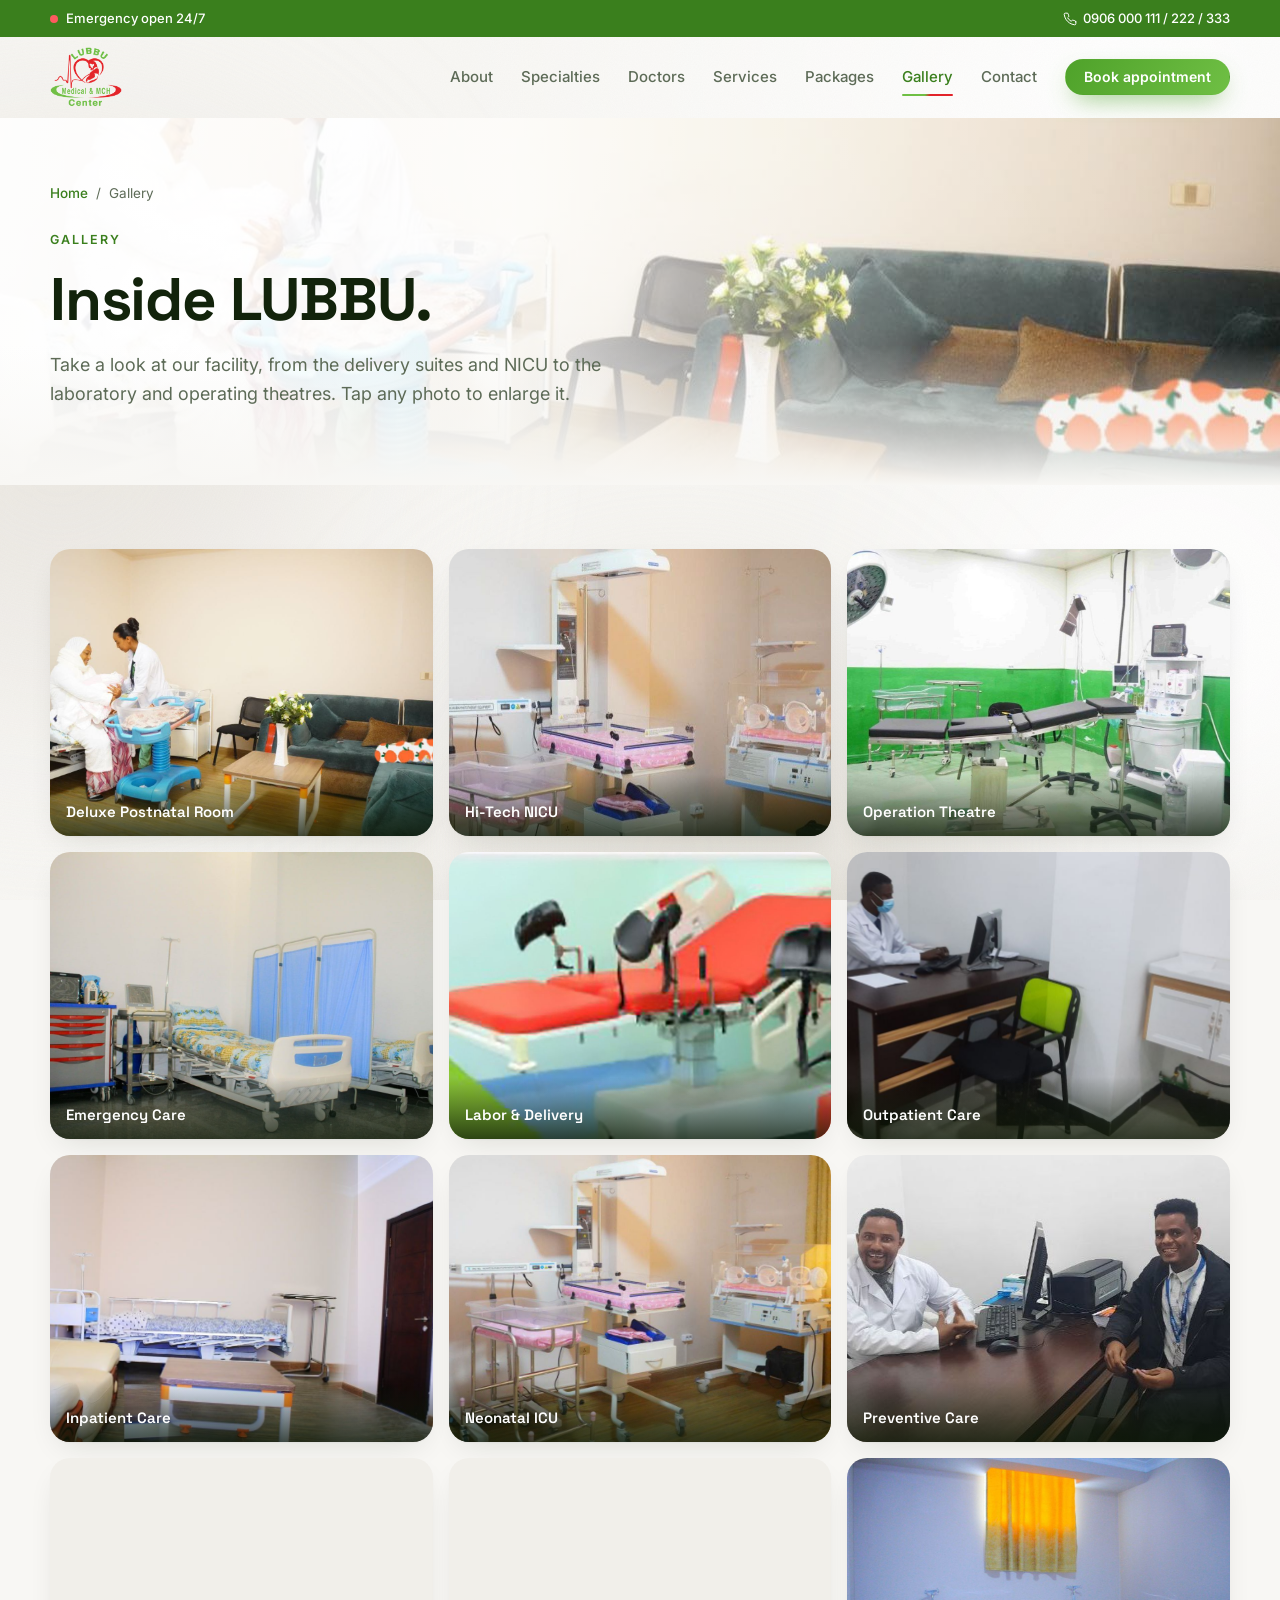
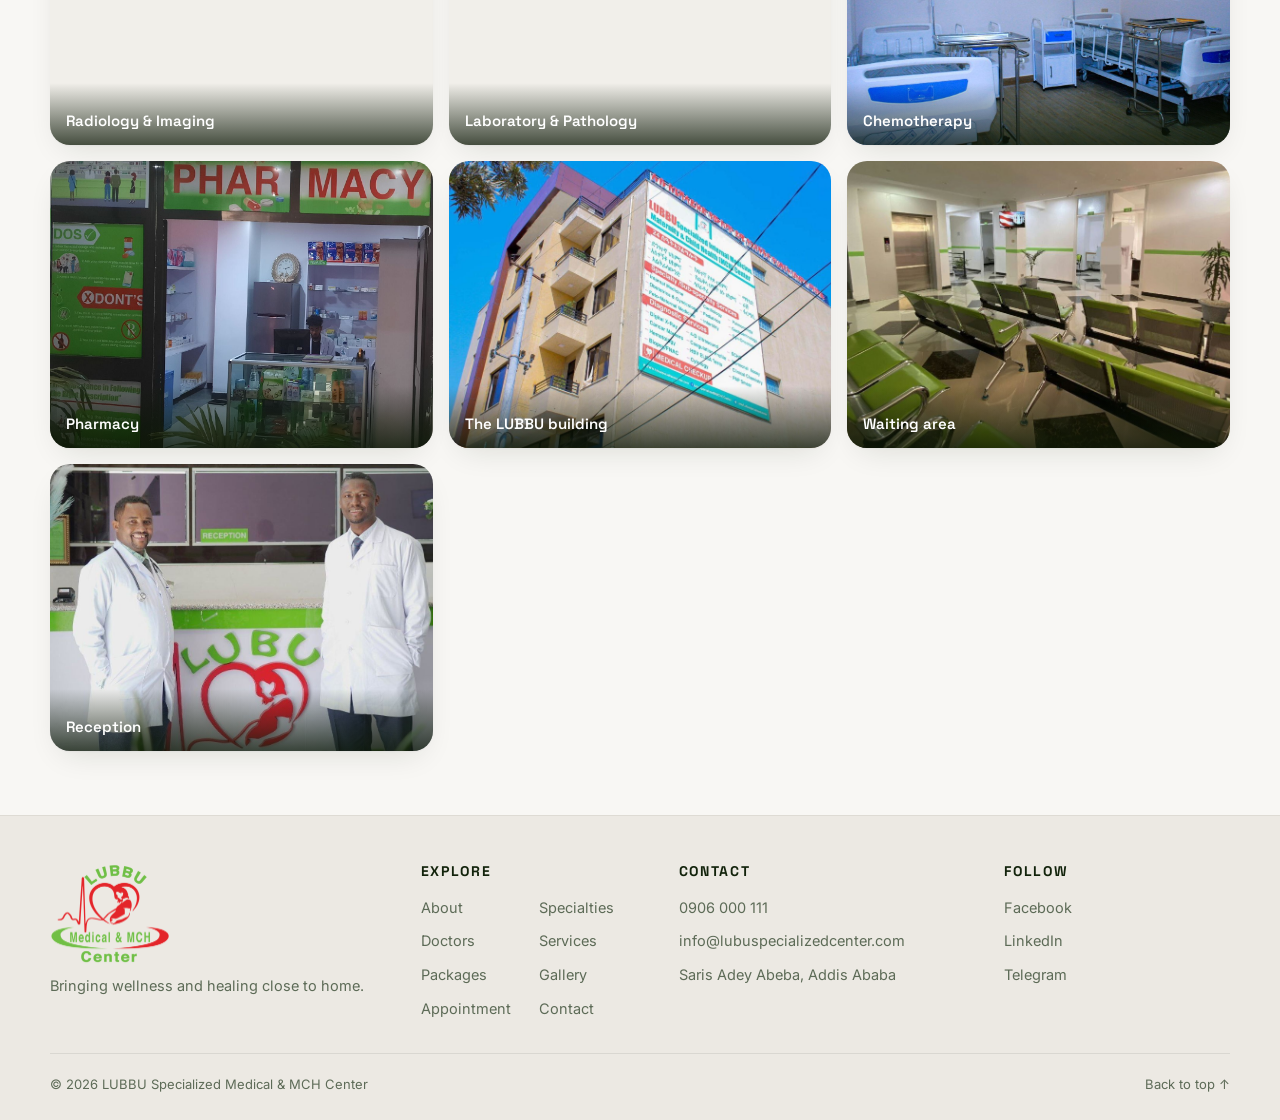
<file: gallery.html>
<!doctype html>
<html lang="en">
<head>
  <meta charset="utf-8" />
  <meta name="viewport" content="width=device-width, initial-scale=1" />
  <title>Gallery | LUBBU Specialized Medical &amp; MCH Center</title>
  <meta name="description" content="Photos of the LUBBU facility: postnatal rooms, NICU, operating theatres, laboratory, imaging, pharmacy and more." />
  <meta name="theme-color" content="#ffffff" />
  <link rel="icon" href="assets/logo.png" />
  <link rel="preconnect" href="https://fonts.googleapis.com" />
  <link rel="preconnect" href="https://fonts.gstatic.com" crossorigin />
  <link href="https://fonts.googleapis.com/css2?family=Inter:wght@400;500;600&family=Space+Grotesk:wght@500;600;700&display=swap" rel="stylesheet" />
  <link rel="stylesheet" href="styles.css" />
  <script>document.documentElement.classList.add("js")</script>
</head>
<body>
  <!-- SHARED: icon sprite (keep identical on every page) -->
  <svg width="0" height="0" style="position:absolute" aria-hidden="true">
    <defs>
      <symbol id="i-heart" viewBox="0 0 24 24"><path d="M12 21s-7.5-4.6-9.5-9.3C1.1 8.3 3.3 4.5 7 4.5c2 0 3.6 1.1 5 3 1.4-1.9 3-3 5-3 3.7 0 5.9 3.8 4.5 7.2C19.5 16.4 12 21 12 21z"/></symbol>
      <symbol id="i-steth" viewBox="0 0 24 24"><path d="M6 3v6a5 5 0 0 0 10 0V3M6 3H4m2 0h2m8 0h-2m2 0h2M11 14v2a5 5 0 0 0 10 0v-2"/><circle cx="21" cy="12" r="2"/></symbol>
      <symbol id="i-baby" viewBox="0 0 24 24"><circle cx="12" cy="8" r="5"/><path d="M10 8h.01M14 8h.01M10.5 10.5c.8.6 2.2.6 3 0M5 21c1-3.5 3.8-6 7-6s6 2.5 7 6"/></symbol>
      <symbol id="i-woman" viewBox="0 0 24 24"><circle cx="12" cy="6" r="3"/><path d="M12 9c-3 0-5 2.5-5 6h3l1 6h2l1-6h3c0-3.5-2-6-5-6z"/></symbol>
      <symbol id="i-scalpel" viewBox="0 0 24 24"><path d="M3 21l9-9M12 12l7.5-7.5a2.1 2.1 0 0 1 3 3L15 15l-3-3zM3 21h6"/></symbol>
      <symbol id="i-cell" viewBox="0 0 24 24"><circle cx="12" cy="12" r="8"/><circle cx="12" cy="12" r="3"/><path d="M12 2v2M12 20v2M2 12h2M20 12h2M5 5l1.5 1.5M17.5 17.5L19 19M5 19l1.5-1.5M17.5 6.5L19 5"/></symbol>
      <symbol id="i-pulse" viewBox="0 0 24 24"><path d="M2 12h4l3-7 4 14 3-7h6"/></symbol>
      <symbol id="i-lungs" viewBox="0 0 24 24"><path d="M12 3v9M12 12l-3 2M12 12l3 2M8.5 7C5 7 3 13 3 17c0 2 1 3 3 3 3 0 4-2 4-5V9.5M15.5 7C19 7 21 13 21 17c0 2-1 3-3 3-3 0-4-2-4-5V9.5"/></symbol>
      <symbol id="i-siren" viewBox="0 0 24 24"><path d="M6 18v-6a6 6 0 0 1 12 0v6M4 18h16v3H4zM12 2v2M4.2 5.2l1.4 1.4M19.8 5.2l-1.4 1.4"/></symbol>
      <symbol id="i-bed" viewBox="0 0 24 24"><path d="M2 20V6M2 16h20v4M22 16v-4a3 3 0 0 0-3-3h-8v7"/><circle cx="6.5" cy="11.5" r="2"/></symbol>
      <symbol id="i-drop" viewBox="0 0 24 24"><path d="M12 2.5S5 10 5 15a7 7 0 0 0 14 0c0-5-7-12.5-7-12.5z"/><path d="M9 15a3 3 0 0 0 3 3"/></symbol>
      <symbol id="i-flask" viewBox="0 0 24 24"><path d="M9 2h6M10 2v6L4 19a2 2 0 0 0 1.8 3h12.4A2 2 0 0 0 20 19l-6-11V2M7 15h10"/></symbol>
      <symbol id="i-pill" viewBox="0 0 24 24"><rect x="2.5" y="8" width="19" height="8" rx="4" transform="rotate(-45 12 12)"/><path d="M8.5 8.5l7 7"/></symbol>
      <symbol id="i-incubator" viewBox="0 0 24 24"><path d="M3 14h18v4H3zM5 14V9a7 5 0 0 1 14 0v5M6 18v3M18 18v3"/><circle cx="12" cy="11" r="1.5"/></symbol>
      <symbol id="i-scan" viewBox="0 0 24 24"><path d="M3 7V5a2 2 0 0 1 2-2h2M17 3h2a2 2 0 0 1 2 2v2M21 17v2a2 2 0 0 1-2 2h-2M7 21H5a2 2 0 0 1-2-2v-2"/><circle cx="12" cy="8" r="2"/><path d="M12 10v6M9 12h6M10 16l-1 3M14 16l1 3"/></symbol>
      <symbol id="i-physio" viewBox="0 0 24 24"><circle cx="12" cy="4" r="2"/><path d="M4 10l8-2 8 2M12 8v6l-4 7M12 14l4 7"/></symbol>
      <symbol id="i-apple" viewBox="0 0 24 24"><path d="M12 7c-1.6-1.4-5-1.6-6.5 1S4.2 15 6 18s4 3.2 6 2c2 1.2 4.2 1 6-2s2-7.5.5-10-4.9-2.4-6.5-1z"/><path d="M12 7c0-2 1-3.5 3-4"/></symbol>
      <symbol id="i-syringe" viewBox="0 0 24 24"><path d="M18 2l4 4M20 4l-3 3M17 7l-9.5 9.5-3 .5.5-3L14.5 4.5zM11 7l2 2M8 10l2 2M2 22l3-3"/></symbol>
      <symbol id="i-family" viewBox="0 0 24 24"><circle cx="7" cy="5" r="2.5"/><circle cx="17" cy="5" r="2.5"/><circle cx="12" cy="12.5" r="2"/><path d="M3 21v-6a4 4 0 0 1 4-4M21 21v-6a4 4 0 0 0-4-4M9 21v-2a3 3 0 0 1 6 0v2"/></symbol>
      <symbol id="i-laundry" viewBox="0 0 24 24"><rect x="4" y="2" width="16" height="20" rx="2"/><circle cx="12" cy="13" r="5"/><path d="M8 6h.01M11 6h.01M9.5 13.5c1-1 2-1 3 0s2 1 3 0"/></symbol>
      <symbol id="i-card" viewBox="0 0 24 24"><rect x="2" y="5" width="20" height="14" rx="2"/><path d="M2 10h20M6 15h4"/></symbol>
      <symbol id="i-check" viewBox="0 0 24 24"><path d="M20 6L9 17l-5-5"/></symbol>
      <symbol id="i-arrow" viewBox="0 0 24 24"><path d="M5 12h14M13 6l6 6-6 6"/></symbol>
      <symbol id="i-chev-l" viewBox="0 0 24 24"><path d="M15 5l-7 7 7 7"/></symbol>
      <symbol id="i-chev-r" viewBox="0 0 24 24"><path d="M9 5l7 7-7 7"/></symbol>
      <symbol id="i-close" viewBox="0 0 24 24"><path d="M6 6l12 12M18 6L6 18"/></symbol>
      <symbol id="i-plus" viewBox="0 0 24 24"><path d="M12 5v14M5 12h14"/></symbol>
      <symbol id="i-expand" viewBox="0 0 24 24"><path d="M15 3h6v6M9 21H3v-6M21 3l-7 7M3 21l7-7"/></symbol>
      <symbol id="i-phone" viewBox="0 0 24 24"><path d="M22 16.9v3a2 2 0 0 1-2.2 2 19.8 19.8 0 0 1-8.6-3.1 19.5 19.5 0 0 1-6-6A19.8 19.8 0 0 1 2.1 4.2 2 2 0 0 1 4.1 2h3a2 2 0 0 1 2 1.7c.1 1 .4 1.9.7 2.8a2 2 0 0 1-.5 2.1L8 9.9a16 16 0 0 0 6 6l1.3-1.3a2 2 0 0 1 2.1-.4c.9.3 1.8.6 2.8.7a2 2 0 0 1 1.7 2z"/></symbol>
      <symbol id="i-mail" viewBox="0 0 24 24"><rect x="2" y="4" width="20" height="16" rx="2"/><path d="M22 6l-10 7L2 6"/></symbol>
      <symbol id="i-pin" viewBox="0 0 24 24"><path d="M12 22s8-6.5 8-13a8 8 0 0 0-16 0c0 6.5 8 13 8 13z"/><circle cx="12" cy="9" r="3"/></symbol>
      <symbol id="i-clock" viewBox="0 0 24 24"><circle cx="12" cy="12" r="10"/><path d="M12 6v6l4 2"/></symbol>
      <symbol id="i-shield" viewBox="0 0 24 24"><path d="M12 22s8-4 8-10V5l-8-3-8 3v7c0 6 8 10 8 10z"/><path d="M9 12l2 2 4-4"/></symbol>
    </defs>
  </svg>

  <div class="bg" aria-hidden="true">
    <div class="orb orb-1"></div>
    <div class="orb orb-2"></div>
    <div class="orb orb-3"></div>
    <div class="grid"></div>
  </div>

  <!-- SHARED: header (keep identical on every page; only aria-current changes) -->
  <a class="skip-link" href="#main">Skip to content</a>
  <div class="topbar" id="top">
    <div class="container topbar-inner">
      <span class="live"><span class="dot"></span>Emergency open 24/7</span>
      <a href="tel:0906000111"><svg class="ico"><use href="#i-phone"/></svg>0906 000 111 / 222 / 333</a>
    </div>
  </div>

  <header class="nav" id="nav">
    <div class="container nav-inner">
      <a href="index.html" class="brand" aria-label="LUBBU Medical &amp; MCH Center home page">
        <img src="assets/logo.png" alt="LUBBU Medical &amp; MCH Center" width="72" height="60" />
      </a>
      <nav class="menu" id="menu" aria-label="Main">
        <a href="about.html">About</a>
        <a href="specialties.html">Specialties</a>
        <a href="doctors.html">Doctors</a>
        <a href="services.html">Services</a>
        <a href="packages.html">Packages</a>
        <a href="gallery.html" aria-current="page">Gallery</a>
        <a href="contact.html">Contact</a>
        <a href="appointment.html" class="btn btn-sm btn-primary menu-cta">Book appointment</a>
      </nav>
      <button class="burger" id="burger" aria-label="Open menu" aria-expanded="false" aria-controls="menu">
        <span></span><span></span>
      </button>
    </div>
  </header>
  <!-- /SHARED header -->

  <main id="main">
    <section class="page-hero" style="--hero-photo: url('assets/services/deluxe-postnatal-room.jpg'); --hero-pos: center 62%">
      <div class="container">
        <nav class="crumbs reveal" aria-label="Breadcrumb"><a href="index.html">Home</a><span aria-hidden="true">/</span><span aria-current="page">Gallery</span></nav>
        <span class="eyebrow reveal">Gallery</span>
        <h1 class="reveal">Inside LUBBU.</h1>
        <p class="reveal">Take a look at our facility, from the delivery suites and NICU to the laboratory and operating theatres. Tap any photo to enlarge it.</p>
      </div>
    </section>

    <section class="section">
      <div class="container">
        <div class="gallery">
          <a class="gal-item reveal" href="assets/services/deluxe-postnatal-room.jpg" data-caption="Deluxe Postnatal Room"><img src="assets/services/deluxe-postnatal-room.jpg" alt="A mother holding her newborn in a LUBBU deluxe postnatal room, with a nurse beside her" width="800" height="600" loading="lazy" decoding="async" /><span class="gal-cap">Deluxe Postnatal Room</span><span class="gal-zoom" aria-hidden="true"><svg><use href="#i-expand"/></svg></span></a>
          <a class="gal-item reveal" href="assets/services/hi-tech-nicu.jpg" data-caption="Hi-Tech NICU"><img src="assets/services/hi-tech-nicu.jpg" alt="Radiant warmers and incubators in the LUBBU neonatal intensive care unit" width="800" height="600" loading="lazy" decoding="async" /><span class="gal-cap">Hi-Tech NICU</span><span class="gal-zoom" aria-hidden="true"><svg><use href="#i-expand"/></svg></span></a>
          <a class="gal-item reveal" href="assets/services/operation-theatre.jpg" data-caption="Operation Theatre"><img src="assets/services/operation-theatre.jpg" alt="A LUBBU operating room with an operating table, surgical lights and anesthesia machine" width="800" height="600" loading="lazy" decoding="async" /><span class="gal-cap">Operation Theatre</span><span class="gal-zoom" aria-hidden="true"><svg><use href="#i-expand"/></svg></span></a>
          <a class="gal-item reveal" href="assets/services/emergency-care.jpg" data-caption="Emergency Care"><img src="assets/services/emergency-care.jpg" alt="Emergency room beds with privacy curtains and a monitoring cart" width="800" height="600" loading="lazy" decoding="async" /><span class="gal-cap">Emergency Care</span><span class="gal-zoom" aria-hidden="true"><svg><use href="#i-expand"/></svg></span></a>
          <a class="gal-item reveal" href="assets/services/labor-delivery.jpg" data-caption="Labor &amp; Delivery"><img src="assets/services/labor-delivery.jpg" alt="A delivery bed in a LUBBU birthing suite" width="800" height="600" loading="lazy" decoding="async" /><span class="gal-cap">Labor &amp; Delivery</span><span class="gal-zoom" aria-hidden="true"><svg><use href="#i-expand"/></svg></span></a>
          <a class="gal-item reveal" href="assets/services/outpatient-care.jpg" data-caption="Outpatient Care"><img src="assets/services/outpatient-care.jpg" alt="A doctor at a desk in a LUBBU outpatient consultation room" width="800" height="600" loading="lazy" decoding="async" /><span class="gal-cap">Outpatient Care</span><span class="gal-zoom" aria-hidden="true"><svg><use href="#i-expand"/></svg></span></a>
          <a class="gal-item reveal" href="assets/services/inpatient-care.jpg" data-caption="Inpatient Care"><img src="assets/services/inpatient-care.jpg" alt="A private inpatient room with a hospital bed, sofa and wall-mounted TV" width="800" height="600" loading="lazy" decoding="async" /><span class="gal-cap">Inpatient Care</span><span class="gal-zoom" aria-hidden="true"><svg><use href="#i-expand"/></svg></span></a>
          <a class="gal-item reveal" href="assets/services/neonatal-icu.jpg" data-caption="Neonatal ICU"><img src="assets/services/neonatal-icu.jpg" alt="Incubators and radiant warmers in the LUBBU neonatal ICU" width="800" height="600" loading="lazy" decoding="async" /><span class="gal-cap">Neonatal ICU</span><span class="gal-zoom" aria-hidden="true"><svg><use href="#i-expand"/></svg></span></a>
          <a class="gal-item reveal" href="assets/services/preventive-care.jpg" data-caption="Preventive Care"><img src="assets/services/preventive-care.jpg" alt="Two LUBBU doctors smiling at a consultation desk" width="800" height="600" loading="lazy" decoding="async" /><span class="gal-cap">Preventive Care</span><span class="gal-zoom" aria-hidden="true"><svg><use href="#i-expand"/></svg></span></a>
          <a class="gal-item reveal" href="assets/services/radiology-imaging.jpg" data-caption="Radiology &amp; Imaging"><img src="assets/services/radiology-imaging.jpg" alt="A digital X-ray machine in the LUBBU radiology department" width="800" height="600" loading="lazy" decoding="async" /><span class="gal-cap">Radiology &amp; Imaging</span><span class="gal-zoom" aria-hidden="true"><svg><use href="#i-expand"/></svg></span></a>
          <a class="gal-item reveal" href="assets/services/laboratory-pathology.jpg" data-caption="Laboratory &amp; Pathology"><img src="assets/services/laboratory-pathology.jpg" alt="Microscopes and analyzers on the bench of the LUBBU laboratory" width="800" height="600" loading="lazy" decoding="async" /><span class="gal-cap">Laboratory &amp; Pathology</span><span class="gal-zoom" aria-hidden="true"><svg><use href="#i-expand"/></svg></span></a>
          <a class="gal-item reveal" href="assets/services/chemotherapy.jpg" data-caption="Chemotherapy"><img src="assets/services/chemotherapy.jpg" alt="Treatment beds in the LUBBU chemotherapy unit" width="800" height="600" loading="lazy" decoding="async" /><span class="gal-cap">Chemotherapy</span><span class="gal-zoom" aria-hidden="true"><svg><use href="#i-expand"/></svg></span></a>
          <a class="gal-item reveal" href="assets/services/pharmacy.jpg" data-caption="Pharmacy"><img src="assets/services/pharmacy.jpg" alt="The entrance and counter of the LUBBU pharmacy" width="800" height="600" loading="lazy" decoding="async" /><span class="gal-cap">Pharmacy</span><span class="gal-zoom" aria-hidden="true"><svg><use href="#i-expand"/></svg></span></a>
          <a class="gal-item reveal" href="assets/photos/building.jpg" data-caption="The LUBBU building"><img src="assets/photos/building.jpg" alt="The LUBBU Specialized Medical & MCH Center building in Saris Adey Abeba" width="800" height="600" loading="lazy" decoding="async" /><span class="gal-cap">The LUBBU building</span><span class="gal-zoom" aria-hidden="true"><svg><use href="#i-expand"/></svg></span></a>
          <a class="gal-item reveal" href="assets/photos/lobby.jpg" data-caption="Waiting area"><img src="assets/photos/lobby.jpg" alt="The waiting area with rows of green seats" width="800" height="600" loading="lazy" decoding="async" /><span class="gal-cap">Waiting area</span><span class="gal-zoom" aria-hidden="true"><svg><use href="#i-expand"/></svg></span></a>
          <a class="gal-item reveal" href="assets/photos/reception.jpg" data-caption="Reception"><img src="assets/photos/reception.jpg" alt="Two LUBBU doctors smiling at the reception desk" width="800" height="600" loading="lazy" decoding="async" /><span class="gal-cap">Reception</span><span class="gal-zoom" aria-hidden="true"><svg><use href="#i-expand"/></svg></span></a>
        </div>
      </div>
    </section>

    <dialog class="lightbox" id="lightbox" aria-label="Photo viewer">
      <figure>
        <img id="lbImg" src="assets/logo.png" alt="" />
        <figcaption id="lbCap"></figcaption>
      </figure>
      <button class="lb-btn lb-close" type="button" data-lb="close" aria-label="Close"><svg><use href="#i-close"/></svg></button>
      <button class="lb-btn lb-prev" type="button" data-lb="prev" aria-label="Previous photo"><svg><use href="#i-chev-l"/></svg></button>
      <button class="lb-btn lb-next" type="button" data-lb="next" aria-label="Next photo"><svg><use href="#i-chev-r"/></svg></button>
      <span class="lb-count" id="lbCount"></span>
    </dialog>
  </main>

  <!-- SHARED: footer (keep identical on every page) -->
  <footer class="footer">
    <div class="container footer-grid">
      <div>
        <a href="index.html" class="brand brand-footer" aria-label="LUBBU Medical &amp; MCH Center home page">
          <img src="assets/logo.png" alt="LUBBU Medical &amp; MCH Center" width="120" height="100" />
        </a>
        <p class="muted">Bringing wellness and healing close to home.</p>
      </div>
      <div class="footer-explore">
        <h4>Explore</h4>
        <a href="about.html">About</a><a href="specialties.html">Specialties</a><a href="doctors.html">Doctors</a><a href="services.html">Services</a><a href="packages.html">Packages</a><a href="gallery.html">Gallery</a><a href="appointment.html">Appointment</a><a href="contact.html">Contact</a>
      </div>
      <div>
        <h4>Contact</h4>
        <a href="tel:0906000111">0906 000 111</a><a href="mailto:info@lubuspecializedcenter.com">info@lubuspecializedcenter.com</a><span class="muted">Saris Adey Abeba, Addis Ababa</span>
      </div>
      <div>
        <h4>Follow</h4>
        <a href="https://www.facebook.com/LubuSpecializedIMMCHCenter/" target="_blank" rel="noopener">Facebook</a><a href="https://www.linkedin.com/company/lubbu-medical-and-mch-center/" target="_blank" rel="noopener">LinkedIn</a><a href="https://t.me/LubuSpecializedCenter" target="_blank" rel="noopener">Telegram</a>
      </div>
    </div>
    <div class="container footer-bottom">
      <span>© <span id="year">2026</span> LUBBU Specialized Medical &amp; MCH Center</span>
      <a href="#top">Back to top ↑</a>
    </div>
  </footer>
  <!-- /SHARED footer -->

  <script src="script.js"></script>
</body>
</html>
</file>
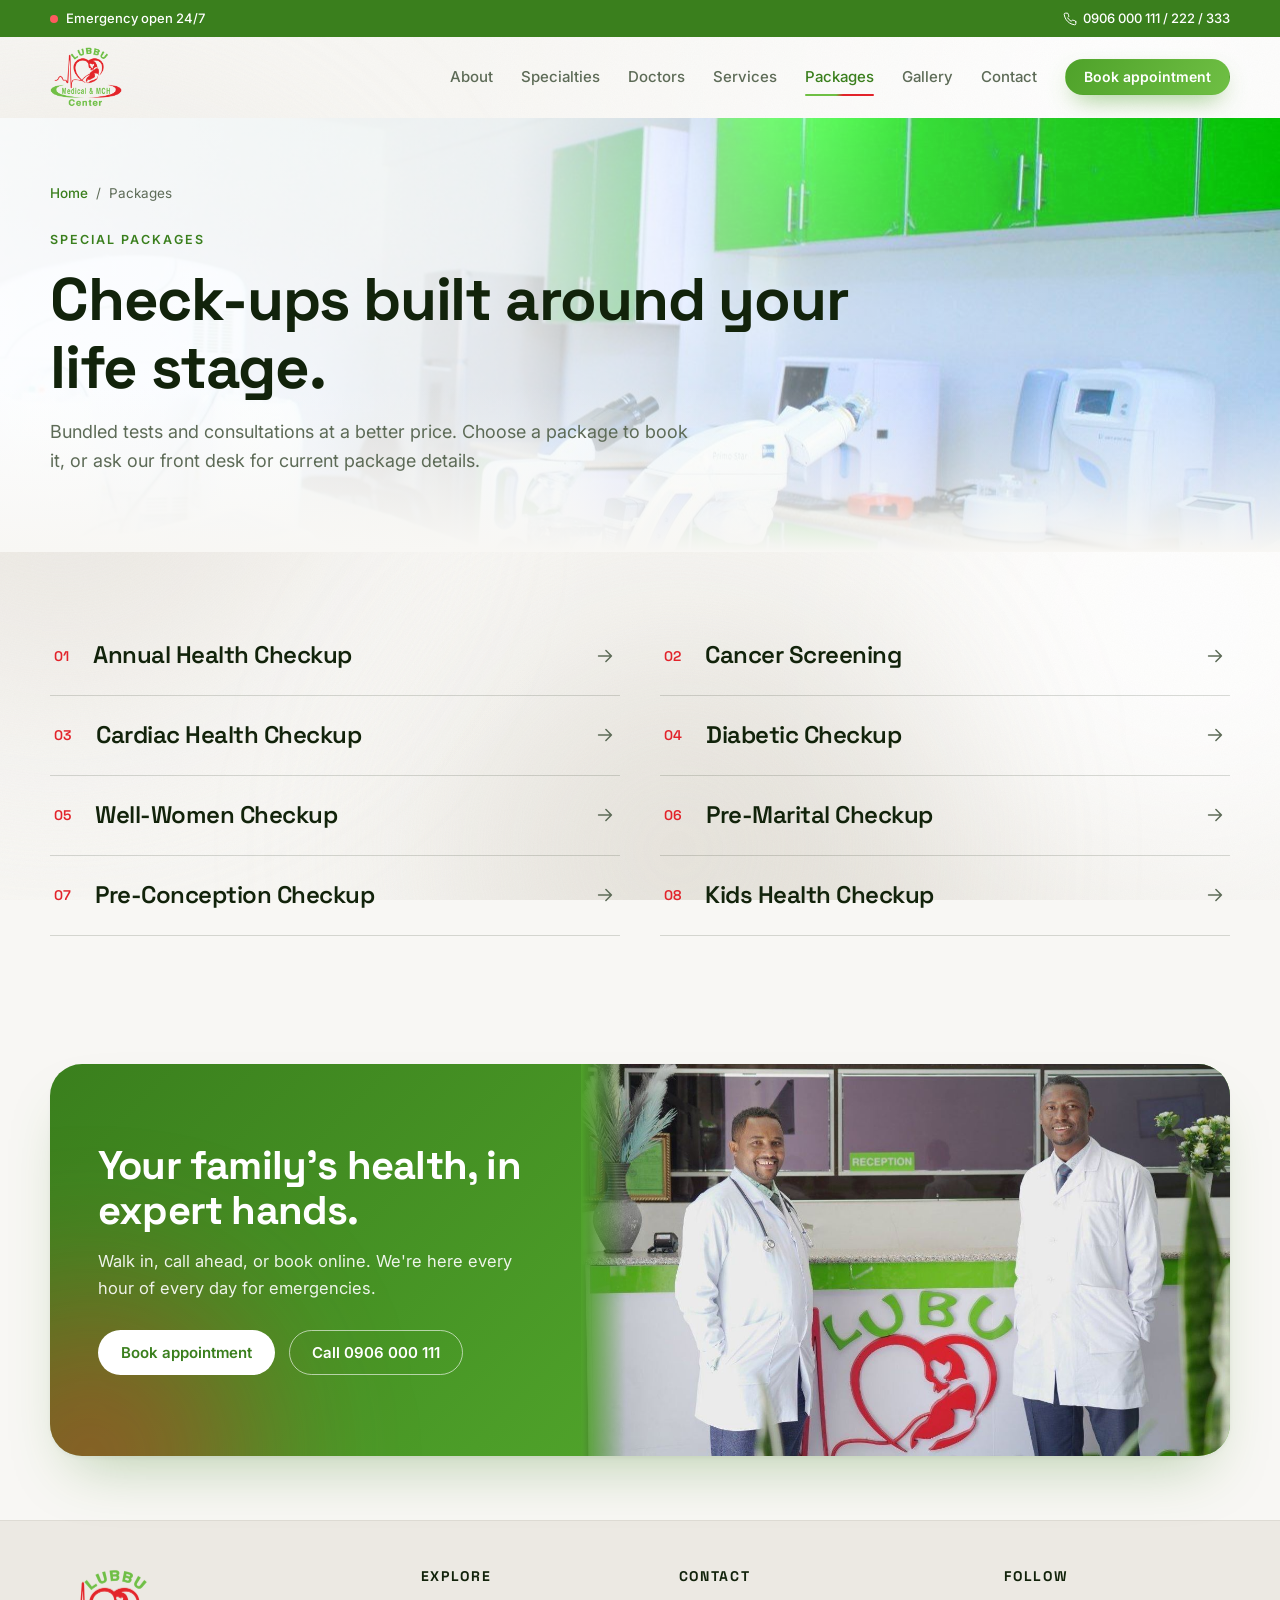
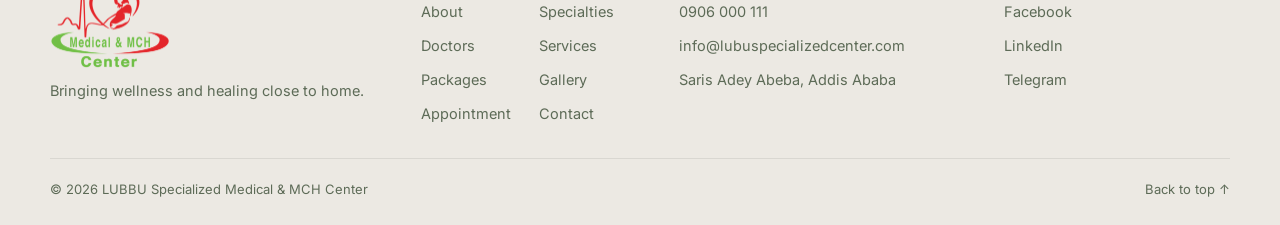
<file: packages.html>
<!doctype html>
<html lang="en">
<head>
  <meta charset="utf-8" />
  <meta name="viewport" content="width=device-width, initial-scale=1" />
  <title>Health check-up packages | LUBBU Specialized Medical &amp; MCH Center</title>
  <meta name="description" content="Annual, cancer, cardiac, diabetic, well-women, pre-marital, pre-conception and kids health check-up packages at LUBBU in Addis Ababa." />
  <meta name="theme-color" content="#ffffff" />
  <link rel="icon" href="assets/logo.png" />
  <link rel="preconnect" href="https://fonts.googleapis.com" />
  <link rel="preconnect" href="https://fonts.gstatic.com" crossorigin />
  <link href="https://fonts.googleapis.com/css2?family=Inter:wght@400;500;600&family=Space+Grotesk:wght@500;600;700&display=swap" rel="stylesheet" />
  <link rel="stylesheet" href="styles.css" />
  <script>document.documentElement.classList.add("js")</script>
</head>
<body>
  <!-- SHARED: icon sprite (keep identical on every page) -->
  <svg width="0" height="0" style="position:absolute" aria-hidden="true">
    <defs>
      <symbol id="i-heart" viewBox="0 0 24 24"><path d="M12 21s-7.5-4.6-9.5-9.3C1.1 8.3 3.3 4.5 7 4.5c2 0 3.6 1.1 5 3 1.4-1.9 3-3 5-3 3.7 0 5.9 3.8 4.5 7.2C19.5 16.4 12 21 12 21z"/></symbol>
      <symbol id="i-steth" viewBox="0 0 24 24"><path d="M6 3v6a5 5 0 0 0 10 0V3M6 3H4m2 0h2m8 0h-2m2 0h2M11 14v2a5 5 0 0 0 10 0v-2"/><circle cx="21" cy="12" r="2"/></symbol>
      <symbol id="i-baby" viewBox="0 0 24 24"><circle cx="12" cy="8" r="5"/><path d="M10 8h.01M14 8h.01M10.5 10.5c.8.6 2.2.6 3 0M5 21c1-3.5 3.8-6 7-6s6 2.5 7 6"/></symbol>
      <symbol id="i-woman" viewBox="0 0 24 24"><circle cx="12" cy="6" r="3"/><path d="M12 9c-3 0-5 2.5-5 6h3l1 6h2l1-6h3c0-3.5-2-6-5-6z"/></symbol>
      <symbol id="i-scalpel" viewBox="0 0 24 24"><path d="M3 21l9-9M12 12l7.5-7.5a2.1 2.1 0 0 1 3 3L15 15l-3-3zM3 21h6"/></symbol>
      <symbol id="i-cell" viewBox="0 0 24 24"><circle cx="12" cy="12" r="8"/><circle cx="12" cy="12" r="3"/><path d="M12 2v2M12 20v2M2 12h2M20 12h2M5 5l1.5 1.5M17.5 17.5L19 19M5 19l1.5-1.5M17.5 6.5L19 5"/></symbol>
      <symbol id="i-pulse" viewBox="0 0 24 24"><path d="M2 12h4l3-7 4 14 3-7h6"/></symbol>
      <symbol id="i-lungs" viewBox="0 0 24 24"><path d="M12 3v9M12 12l-3 2M12 12l3 2M8.5 7C5 7 3 13 3 17c0 2 1 3 3 3 3 0 4-2 4-5V9.5M15.5 7C19 7 21 13 21 17c0 2-1 3-3 3-3 0-4-2-4-5V9.5"/></symbol>
      <symbol id="i-siren" viewBox="0 0 24 24"><path d="M6 18v-6a6 6 0 0 1 12 0v6M4 18h16v3H4zM12 2v2M4.2 5.2l1.4 1.4M19.8 5.2l-1.4 1.4"/></symbol>
      <symbol id="i-bed" viewBox="0 0 24 24"><path d="M2 20V6M2 16h20v4M22 16v-4a3 3 0 0 0-3-3h-8v7"/><circle cx="6.5" cy="11.5" r="2"/></symbol>
      <symbol id="i-drop" viewBox="0 0 24 24"><path d="M12 2.5S5 10 5 15a7 7 0 0 0 14 0c0-5-7-12.5-7-12.5z"/><path d="M9 15a3 3 0 0 0 3 3"/></symbol>
      <symbol id="i-flask" viewBox="0 0 24 24"><path d="M9 2h6M10 2v6L4 19a2 2 0 0 0 1.8 3h12.4A2 2 0 0 0 20 19l-6-11V2M7 15h10"/></symbol>
      <symbol id="i-pill" viewBox="0 0 24 24"><rect x="2.5" y="8" width="19" height="8" rx="4" transform="rotate(-45 12 12)"/><path d="M8.5 8.5l7 7"/></symbol>
      <symbol id="i-incubator" viewBox="0 0 24 24"><path d="M3 14h18v4H3zM5 14V9a7 5 0 0 1 14 0v5M6 18v3M18 18v3"/><circle cx="12" cy="11" r="1.5"/></symbol>
      <symbol id="i-scan" viewBox="0 0 24 24"><path d="M3 7V5a2 2 0 0 1 2-2h2M17 3h2a2 2 0 0 1 2 2v2M21 17v2a2 2 0 0 1-2 2h-2M7 21H5a2 2 0 0 1-2-2v-2"/><circle cx="12" cy="8" r="2"/><path d="M12 10v6M9 12h6M10 16l-1 3M14 16l1 3"/></symbol>
      <symbol id="i-physio" viewBox="0 0 24 24"><circle cx="12" cy="4" r="2"/><path d="M4 10l8-2 8 2M12 8v6l-4 7M12 14l4 7"/></symbol>
      <symbol id="i-apple" viewBox="0 0 24 24"><path d="M12 7c-1.6-1.4-5-1.6-6.5 1S4.2 15 6 18s4 3.2 6 2c2 1.2 4.2 1 6-2s2-7.5.5-10-4.9-2.4-6.5-1z"/><path d="M12 7c0-2 1-3.5 3-4"/></symbol>
      <symbol id="i-syringe" viewBox="0 0 24 24"><path d="M18 2l4 4M20 4l-3 3M17 7l-9.5 9.5-3 .5.5-3L14.5 4.5zM11 7l2 2M8 10l2 2M2 22l3-3"/></symbol>
      <symbol id="i-family" viewBox="0 0 24 24"><circle cx="7" cy="5" r="2.5"/><circle cx="17" cy="5" r="2.5"/><circle cx="12" cy="12.5" r="2"/><path d="M3 21v-6a4 4 0 0 1 4-4M21 21v-6a4 4 0 0 0-4-4M9 21v-2a3 3 0 0 1 6 0v2"/></symbol>
      <symbol id="i-laundry" viewBox="0 0 24 24"><rect x="4" y="2" width="16" height="20" rx="2"/><circle cx="12" cy="13" r="5"/><path d="M8 6h.01M11 6h.01M9.5 13.5c1-1 2-1 3 0s2 1 3 0"/></symbol>
      <symbol id="i-card" viewBox="0 0 24 24"><rect x="2" y="5" width="20" height="14" rx="2"/><path d="M2 10h20M6 15h4"/></symbol>
      <symbol id="i-check" viewBox="0 0 24 24"><path d="M20 6L9 17l-5-5"/></symbol>
      <symbol id="i-arrow" viewBox="0 0 24 24"><path d="M5 12h14M13 6l6 6-6 6"/></symbol>
      <symbol id="i-chev-l" viewBox="0 0 24 24"><path d="M15 5l-7 7 7 7"/></symbol>
      <symbol id="i-chev-r" viewBox="0 0 24 24"><path d="M9 5l7 7-7 7"/></symbol>
      <symbol id="i-close" viewBox="0 0 24 24"><path d="M6 6l12 12M18 6L6 18"/></symbol>
      <symbol id="i-plus" viewBox="0 0 24 24"><path d="M12 5v14M5 12h14"/></symbol>
      <symbol id="i-expand" viewBox="0 0 24 24"><path d="M15 3h6v6M9 21H3v-6M21 3l-7 7M3 21l7-7"/></symbol>
      <symbol id="i-phone" viewBox="0 0 24 24"><path d="M22 16.9v3a2 2 0 0 1-2.2 2 19.8 19.8 0 0 1-8.6-3.1 19.5 19.5 0 0 1-6-6A19.8 19.8 0 0 1 2.1 4.2 2 2 0 0 1 4.1 2h3a2 2 0 0 1 2 1.7c.1 1 .4 1.9.7 2.8a2 2 0 0 1-.5 2.1L8 9.9a16 16 0 0 0 6 6l1.3-1.3a2 2 0 0 1 2.1-.4c.9.3 1.8.6 2.8.7a2 2 0 0 1 1.7 2z"/></symbol>
      <symbol id="i-mail" viewBox="0 0 24 24"><rect x="2" y="4" width="20" height="16" rx="2"/><path d="M22 6l-10 7L2 6"/></symbol>
      <symbol id="i-pin" viewBox="0 0 24 24"><path d="M12 22s8-6.5 8-13a8 8 0 0 0-16 0c0 6.5 8 13 8 13z"/><circle cx="12" cy="9" r="3"/></symbol>
      <symbol id="i-clock" viewBox="0 0 24 24"><circle cx="12" cy="12" r="10"/><path d="M12 6v6l4 2"/></symbol>
      <symbol id="i-shield" viewBox="0 0 24 24"><path d="M12 22s8-4 8-10V5l-8-3-8 3v7c0 6 8 10 8 10z"/><path d="M9 12l2 2 4-4"/></symbol>
    </defs>
  </svg>

  <div class="bg" aria-hidden="true">
    <div class="orb orb-1"></div>
    <div class="orb orb-2"></div>
    <div class="orb orb-3"></div>
    <div class="grid"></div>
  </div>

  <!-- SHARED: header (keep identical on every page; only aria-current changes) -->
  <a class="skip-link" href="#main">Skip to content</a>
  <div class="topbar" id="top">
    <div class="container topbar-inner">
      <span class="live"><span class="dot"></span>Emergency open 24/7</span>
      <a href="tel:0906000111"><svg class="ico"><use href="#i-phone"/></svg>0906 000 111 / 222 / 333</a>
    </div>
  </div>

  <header class="nav" id="nav">
    <div class="container nav-inner">
      <a href="index.html" class="brand" aria-label="LUBBU Medical &amp; MCH Center home page">
        <img src="assets/logo.png" alt="LUBBU Medical &amp; MCH Center" width="72" height="60" />
      </a>
      <nav class="menu" id="menu" aria-label="Main">
        <a href="about.html">About</a>
        <a href="specialties.html">Specialties</a>
        <a href="doctors.html">Doctors</a>
        <a href="services.html">Services</a>
        <a href="packages.html" aria-current="page">Packages</a>
        <a href="gallery.html">Gallery</a>
        <a href="contact.html">Contact</a>
        <a href="appointment.html" class="btn btn-sm btn-primary menu-cta">Book appointment</a>
      </nav>
      <button class="burger" id="burger" aria-label="Open menu" aria-expanded="false" aria-controls="menu">
        <span></span><span></span>
      </button>
    </div>
  </header>
  <!-- /SHARED header -->

  <main id="main">
    <section class="page-hero" style="--hero-photo: url('assets/services/laboratory-pathology.jpg'); --hero-pos: center">
      <div class="container">
        <nav class="crumbs reveal" aria-label="Breadcrumb"><a href="index.html">Home</a><span aria-hidden="true">/</span><span aria-current="page">Packages</span></nav>
        <span class="eyebrow reveal">Special packages</span>
        <h1 class="reveal">Check-ups built around your life stage.</h1>
        <p class="reveal">Bundled tests and consultations at a better price. Choose a package to book it, or ask our front desk for current package details.</p>
      </div>
    </section>

    <section class="section">
      <div class="container">
        <div class="packages">
          <a href="appointment.html?package=annual-health-checkup" class="pkg reveal"><span class="pkg-n">01</span><h3>Annual Health Checkup</h3><svg class="ico"><use href="#i-arrow"/></svg></a>
          <a href="appointment.html?package=cancer-screening" class="pkg reveal"><span class="pkg-n">02</span><h3>Cancer Screening</h3><svg class="ico"><use href="#i-arrow"/></svg></a>
          <a href="appointment.html?package=cardiac-health-checkup" class="pkg reveal"><span class="pkg-n">03</span><h3>Cardiac Health Checkup</h3><svg class="ico"><use href="#i-arrow"/></svg></a>
          <a href="appointment.html?package=diabetic-checkup" class="pkg reveal"><span class="pkg-n">04</span><h3>Diabetic Checkup</h3><svg class="ico"><use href="#i-arrow"/></svg></a>
          <a href="appointment.html?package=well-women-checkup" class="pkg reveal"><span class="pkg-n">05</span><h3>Well-Women Checkup</h3><svg class="ico"><use href="#i-arrow"/></svg></a>
          <a href="appointment.html?package=pre-marital-checkup" class="pkg reveal"><span class="pkg-n">06</span><h3>Pre-Marital Checkup</h3><svg class="ico"><use href="#i-arrow"/></svg></a>
          <a href="appointment.html?package=pre-conception-checkup" class="pkg reveal"><span class="pkg-n">07</span><h3>Pre-Conception Checkup</h3><svg class="ico"><use href="#i-arrow"/></svg></a>
          <a href="appointment.html?package=kids-health-checkup" class="pkg reveal"><span class="pkg-n">08</span><h3>Kids Health Checkup</h3><svg class="ico"><use href="#i-arrow"/></svg></a>
        </div>
      </div>
    </section>

    <section class="section">
      <div class="container">
        <div class="cta reveal">
          <figure class="cta-photo">
            <img src="assets/photos/reception.jpg" alt="Two LUBBU doctors smiling at the reception desk" width="1241" height="750" loading="lazy" decoding="async" />
          </figure>
          <div class="cta-panel">
            <h2>Your family's health, in expert hands.</h2>
            <p>Walk in, call ahead, or book online. We're here every hour of every day for emergencies.</p>
            <div class="hero-actions">
              <a href="appointment.html" class="btn btn-light">Book appointment</a>
              <a href="tel:0906000111" class="btn btn-outline-light">Call 0906 000 111</a>
            </div>
          </div>
        </div>
      </div>
    </section>
  </main>

  <!-- SHARED: footer (keep identical on every page) -->
  <footer class="footer">
    <div class="container footer-grid">
      <div>
        <a href="index.html" class="brand brand-footer" aria-label="LUBBU Medical &amp; MCH Center home page">
          <img src="assets/logo.png" alt="LUBBU Medical &amp; MCH Center" width="120" height="100" />
        </a>
        <p class="muted">Bringing wellness and healing close to home.</p>
      </div>
      <div class="footer-explore">
        <h4>Explore</h4>
        <a href="about.html">About</a><a href="specialties.html">Specialties</a><a href="doctors.html">Doctors</a><a href="services.html">Services</a><a href="packages.html">Packages</a><a href="gallery.html">Gallery</a><a href="appointment.html">Appointment</a><a href="contact.html">Contact</a>
      </div>
      <div>
        <h4>Contact</h4>
        <a href="tel:0906000111">0906 000 111</a><a href="mailto:info@lubuspecializedcenter.com">info@lubuspecializedcenter.com</a><span class="muted">Saris Adey Abeba, Addis Ababa</span>
      </div>
      <div>
        <h4>Follow</h4>
        <a href="https://www.facebook.com/LubuSpecializedIMMCHCenter/" target="_blank" rel="noopener">Facebook</a><a href="https://www.linkedin.com/company/lubbu-medical-and-mch-center/" target="_blank" rel="noopener">LinkedIn</a><a href="https://t.me/LubuSpecializedCenter" target="_blank" rel="noopener">Telegram</a>
      </div>
    </div>
    <div class="container footer-bottom">
      <span>© <span id="year">2026</span> LUBBU Specialized Medical &amp; MCH Center</span>
      <a href="#top">Back to top ↑</a>
    </div>
  </footer>
  <!-- /SHARED footer -->

  <script src="script.js"></script>
</body>
</html>
</file>
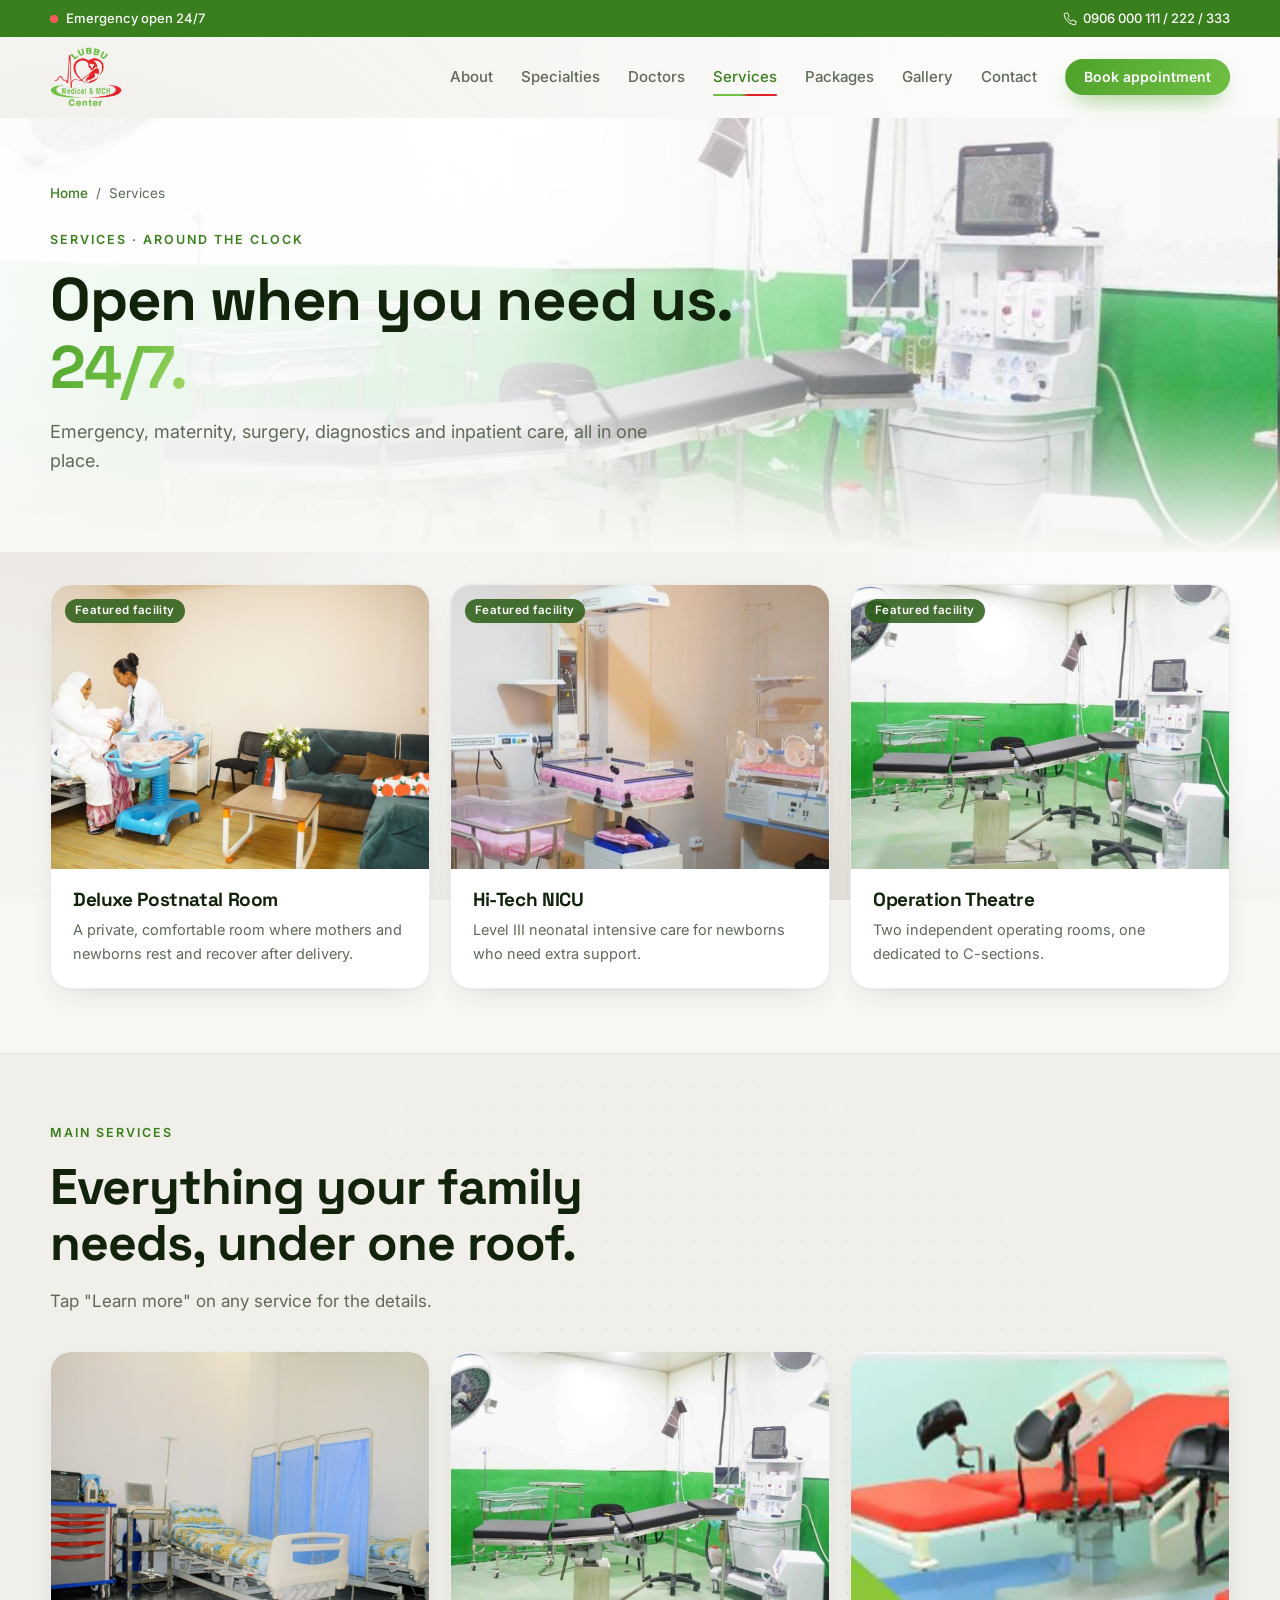
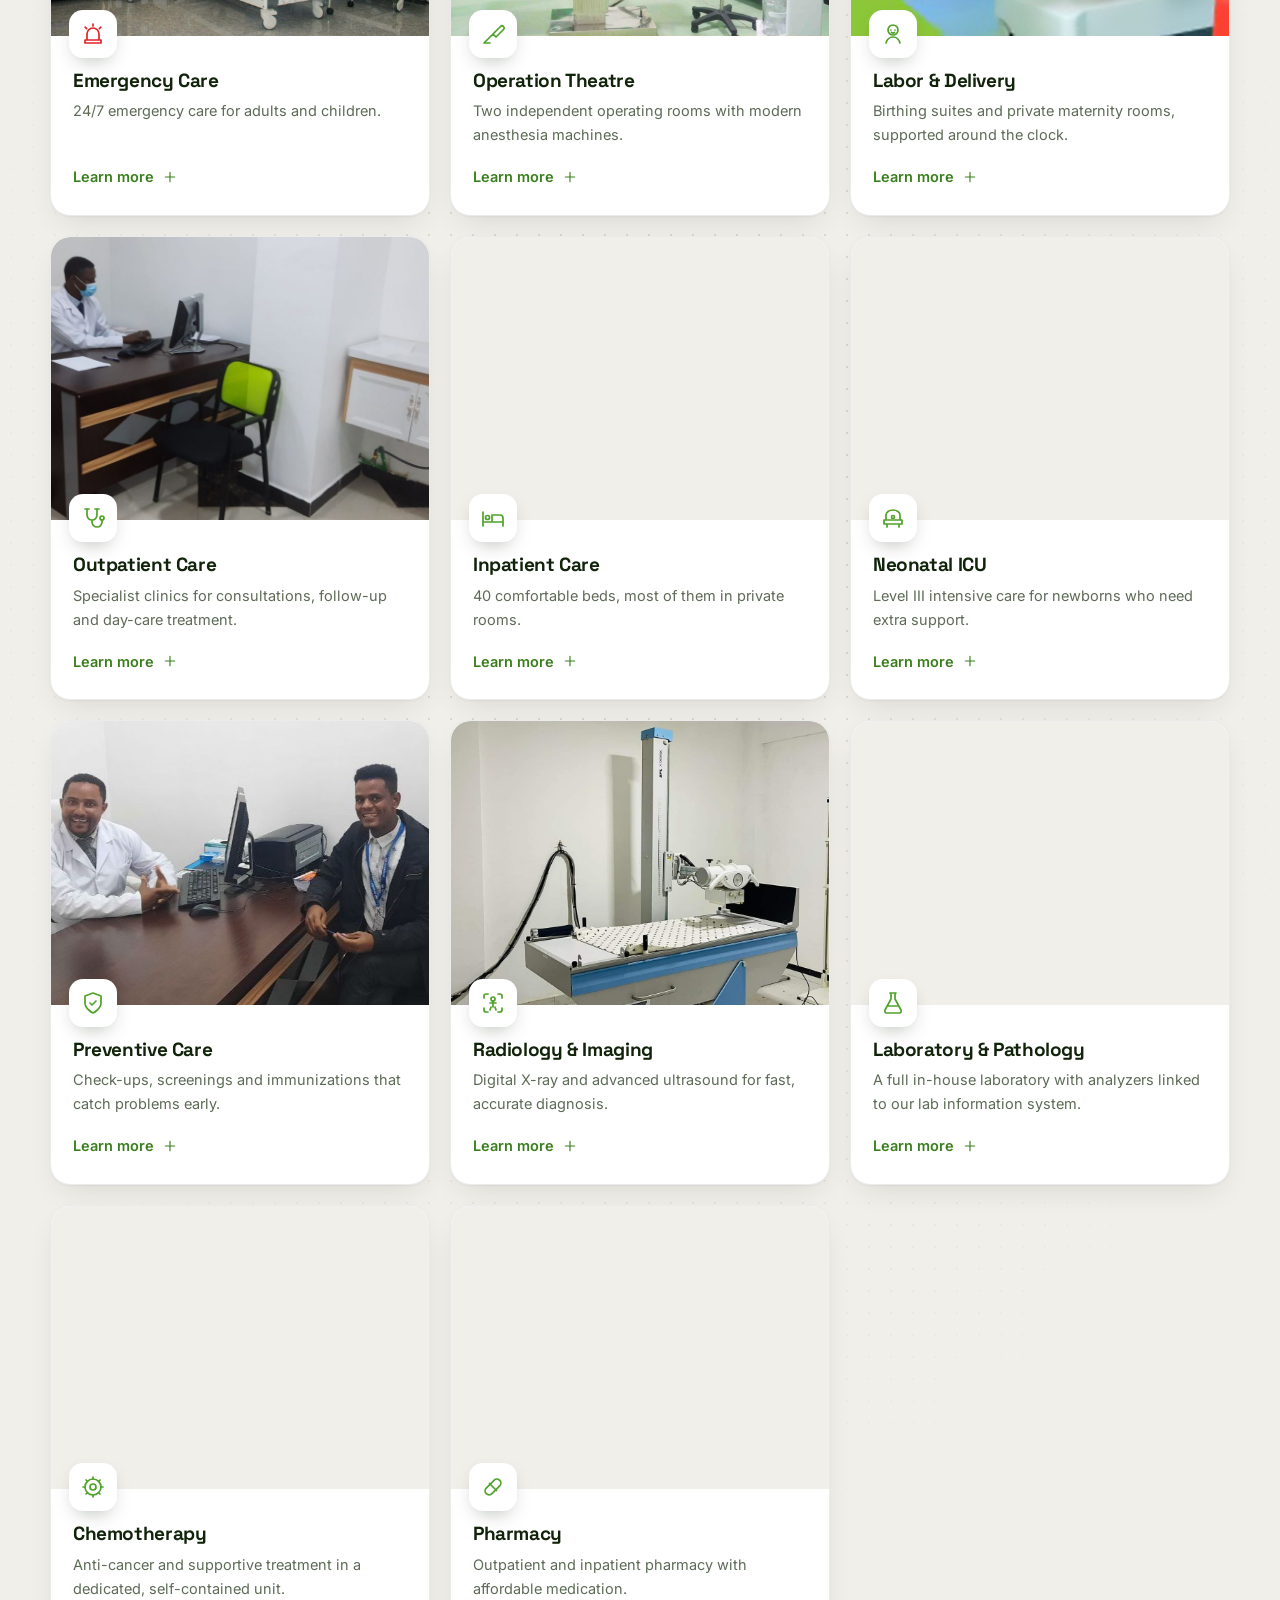
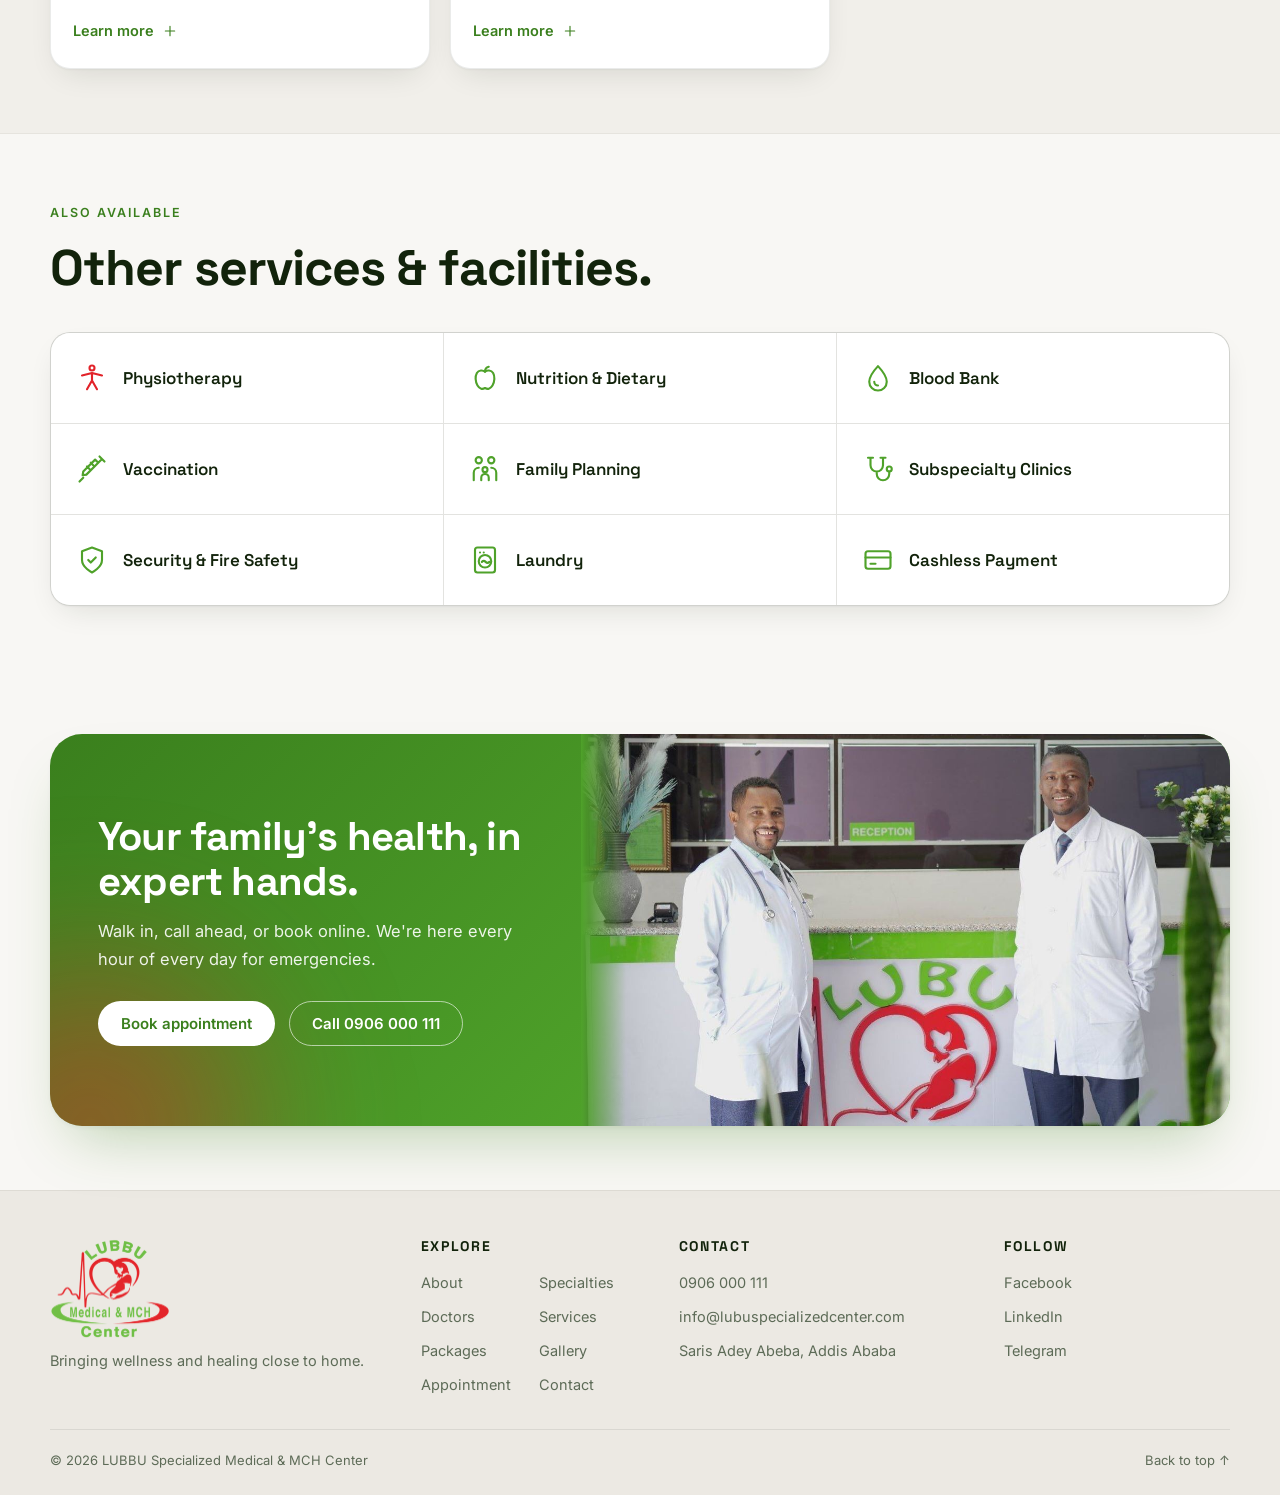
<file: services.html>
<!doctype html>
<html lang="en">
<head>
  <meta charset="utf-8" />
  <meta name="viewport" content="width=device-width, initial-scale=1" />
  <title>Services | LUBBU Specialized Medical &amp; MCH Center</title>
  <meta name="description" content="24/7 emergency care, operation theatres, labor &amp; delivery, Level III NICU, inpatient and outpatient care, imaging, laboratory, chemotherapy and pharmacy at LUBBU." />
  <meta name="theme-color" content="#ffffff" />
  <link rel="icon" href="assets/logo.png" />
  <link rel="preconnect" href="https://fonts.googleapis.com" />
  <link rel="preconnect" href="https://fonts.gstatic.com" crossorigin />
  <link href="https://fonts.googleapis.com/css2?family=Inter:wght@400;500;600&family=Space+Grotesk:wght@500;600;700&display=swap" rel="stylesheet" />
  <link rel="stylesheet" href="styles.css" />
  <script>document.documentElement.classList.add("js")</script>
</head>
<body>
  <!-- SHARED: icon sprite (keep identical on every page) -->
  <svg width="0" height="0" style="position:absolute" aria-hidden="true">
    <defs>
      <symbol id="i-heart" viewBox="0 0 24 24"><path d="M12 21s-7.5-4.6-9.5-9.3C1.1 8.3 3.3 4.5 7 4.5c2 0 3.6 1.1 5 3 1.4-1.9 3-3 5-3 3.7 0 5.9 3.8 4.5 7.2C19.5 16.4 12 21 12 21z"/></symbol>
      <symbol id="i-steth" viewBox="0 0 24 24"><path d="M6 3v6a5 5 0 0 0 10 0V3M6 3H4m2 0h2m8 0h-2m2 0h2M11 14v2a5 5 0 0 0 10 0v-2"/><circle cx="21" cy="12" r="2"/></symbol>
      <symbol id="i-baby" viewBox="0 0 24 24"><circle cx="12" cy="8" r="5"/><path d="M10 8h.01M14 8h.01M10.5 10.5c.8.6 2.2.6 3 0M5 21c1-3.5 3.8-6 7-6s6 2.5 7 6"/></symbol>
      <symbol id="i-woman" viewBox="0 0 24 24"><circle cx="12" cy="6" r="3"/><path d="M12 9c-3 0-5 2.5-5 6h3l1 6h2l1-6h3c0-3.5-2-6-5-6z"/></symbol>
      <symbol id="i-scalpel" viewBox="0 0 24 24"><path d="M3 21l9-9M12 12l7.5-7.5a2.1 2.1 0 0 1 3 3L15 15l-3-3zM3 21h6"/></symbol>
      <symbol id="i-cell" viewBox="0 0 24 24"><circle cx="12" cy="12" r="8"/><circle cx="12" cy="12" r="3"/><path d="M12 2v2M12 20v2M2 12h2M20 12h2M5 5l1.5 1.5M17.5 17.5L19 19M5 19l1.5-1.5M17.5 6.5L19 5"/></symbol>
      <symbol id="i-pulse" viewBox="0 0 24 24"><path d="M2 12h4l3-7 4 14 3-7h6"/></symbol>
      <symbol id="i-lungs" viewBox="0 0 24 24"><path d="M12 3v9M12 12l-3 2M12 12l3 2M8.5 7C5 7 3 13 3 17c0 2 1 3 3 3 3 0 4-2 4-5V9.5M15.5 7C19 7 21 13 21 17c0 2-1 3-3 3-3 0-4-2-4-5V9.5"/></symbol>
      <symbol id="i-siren" viewBox="0 0 24 24"><path d="M6 18v-6a6 6 0 0 1 12 0v6M4 18h16v3H4zM12 2v2M4.2 5.2l1.4 1.4M19.8 5.2l-1.4 1.4"/></symbol>
      <symbol id="i-bed" viewBox="0 0 24 24"><path d="M2 20V6M2 16h20v4M22 16v-4a3 3 0 0 0-3-3h-8v7"/><circle cx="6.5" cy="11.5" r="2"/></symbol>
      <symbol id="i-drop" viewBox="0 0 24 24"><path d="M12 2.5S5 10 5 15a7 7 0 0 0 14 0c0-5-7-12.5-7-12.5z"/><path d="M9 15a3 3 0 0 0 3 3"/></symbol>
      <symbol id="i-flask" viewBox="0 0 24 24"><path d="M9 2h6M10 2v6L4 19a2 2 0 0 0 1.8 3h12.4A2 2 0 0 0 20 19l-6-11V2M7 15h10"/></symbol>
      <symbol id="i-pill" viewBox="0 0 24 24"><rect x="2.5" y="8" width="19" height="8" rx="4" transform="rotate(-45 12 12)"/><path d="M8.5 8.5l7 7"/></symbol>
      <symbol id="i-incubator" viewBox="0 0 24 24"><path d="M3 14h18v4H3zM5 14V9a7 5 0 0 1 14 0v5M6 18v3M18 18v3"/><circle cx="12" cy="11" r="1.5"/></symbol>
      <symbol id="i-scan" viewBox="0 0 24 24"><path d="M3 7V5a2 2 0 0 1 2-2h2M17 3h2a2 2 0 0 1 2 2v2M21 17v2a2 2 0 0 1-2 2h-2M7 21H5a2 2 0 0 1-2-2v-2"/><circle cx="12" cy="8" r="2"/><path d="M12 10v6M9 12h6M10 16l-1 3M14 16l1 3"/></symbol>
      <symbol id="i-physio" viewBox="0 0 24 24"><circle cx="12" cy="4" r="2"/><path d="M4 10l8-2 8 2M12 8v6l-4 7M12 14l4 7"/></symbol>
      <symbol id="i-apple" viewBox="0 0 24 24"><path d="M12 7c-1.6-1.4-5-1.6-6.5 1S4.2 15 6 18s4 3.2 6 2c2 1.2 4.2 1 6-2s2-7.5.5-10-4.9-2.4-6.5-1z"/><path d="M12 7c0-2 1-3.5 3-4"/></symbol>
      <symbol id="i-syringe" viewBox="0 0 24 24"><path d="M18 2l4 4M20 4l-3 3M17 7l-9.5 9.5-3 .5.5-3L14.5 4.5zM11 7l2 2M8 10l2 2M2 22l3-3"/></symbol>
      <symbol id="i-family" viewBox="0 0 24 24"><circle cx="7" cy="5" r="2.5"/><circle cx="17" cy="5" r="2.5"/><circle cx="12" cy="12.5" r="2"/><path d="M3 21v-6a4 4 0 0 1 4-4M21 21v-6a4 4 0 0 0-4-4M9 21v-2a3 3 0 0 1 6 0v2"/></symbol>
      <symbol id="i-laundry" viewBox="0 0 24 24"><rect x="4" y="2" width="16" height="20" rx="2"/><circle cx="12" cy="13" r="5"/><path d="M8 6h.01M11 6h.01M9.5 13.5c1-1 2-1 3 0s2 1 3 0"/></symbol>
      <symbol id="i-card" viewBox="0 0 24 24"><rect x="2" y="5" width="20" height="14" rx="2"/><path d="M2 10h20M6 15h4"/></symbol>
      <symbol id="i-check" viewBox="0 0 24 24"><path d="M20 6L9 17l-5-5"/></symbol>
      <symbol id="i-arrow" viewBox="0 0 24 24"><path d="M5 12h14M13 6l6 6-6 6"/></symbol>
      <symbol id="i-chev-l" viewBox="0 0 24 24"><path d="M15 5l-7 7 7 7"/></symbol>
      <symbol id="i-chev-r" viewBox="0 0 24 24"><path d="M9 5l7 7-7 7"/></symbol>
      <symbol id="i-close" viewBox="0 0 24 24"><path d="M6 6l12 12M18 6L6 18"/></symbol>
      <symbol id="i-plus" viewBox="0 0 24 24"><path d="M12 5v14M5 12h14"/></symbol>
      <symbol id="i-expand" viewBox="0 0 24 24"><path d="M15 3h6v6M9 21H3v-6M21 3l-7 7M3 21l7-7"/></symbol>
      <symbol id="i-phone" viewBox="0 0 24 24"><path d="M22 16.9v3a2 2 0 0 1-2.2 2 19.8 19.8 0 0 1-8.6-3.1 19.5 19.5 0 0 1-6-6A19.8 19.8 0 0 1 2.1 4.2 2 2 0 0 1 4.1 2h3a2 2 0 0 1 2 1.7c.1 1 .4 1.9.7 2.8a2 2 0 0 1-.5 2.1L8 9.9a16 16 0 0 0 6 6l1.3-1.3a2 2 0 0 1 2.1-.4c.9.3 1.8.6 2.8.7a2 2 0 0 1 1.7 2z"/></symbol>
      <symbol id="i-mail" viewBox="0 0 24 24"><rect x="2" y="4" width="20" height="16" rx="2"/><path d="M22 6l-10 7L2 6"/></symbol>
      <symbol id="i-pin" viewBox="0 0 24 24"><path d="M12 22s8-6.5 8-13a8 8 0 0 0-16 0c0 6.5 8 13 8 13z"/><circle cx="12" cy="9" r="3"/></symbol>
      <symbol id="i-clock" viewBox="0 0 24 24"><circle cx="12" cy="12" r="10"/><path d="M12 6v6l4 2"/></symbol>
      <symbol id="i-shield" viewBox="0 0 24 24"><path d="M12 22s8-4 8-10V5l-8-3-8 3v7c0 6 8 10 8 10z"/><path d="M9 12l2 2 4-4"/></symbol>
    </defs>
  </svg>

  <div class="bg" aria-hidden="true">
    <div class="orb orb-1"></div>
    <div class="orb orb-2"></div>
    <div class="orb orb-3"></div>
    <div class="grid"></div>
  </div>

  <!-- SHARED: header (keep identical on every page; only aria-current changes) -->
  <a class="skip-link" href="#main">Skip to content</a>
  <div class="topbar" id="top">
    <div class="container topbar-inner">
      <span class="live"><span class="dot"></span>Emergency open 24/7</span>
      <a href="tel:0906000111"><svg class="ico"><use href="#i-phone"/></svg>0906 000 111 / 222 / 333</a>
    </div>
  </div>

  <header class="nav" id="nav">
    <div class="container nav-inner">
      <a href="index.html" class="brand" aria-label="LUBBU Medical &amp; MCH Center home page">
        <img src="assets/logo.png" alt="LUBBU Medical &amp; MCH Center" width="72" height="60" />
      </a>
      <nav class="menu" id="menu" aria-label="Main">
        <a href="about.html">About</a>
        <a href="specialties.html">Specialties</a>
        <a href="doctors.html">Doctors</a>
        <a href="services.html" aria-current="page">Services</a>
        <a href="packages.html">Packages</a>
        <a href="gallery.html">Gallery</a>
        <a href="contact.html">Contact</a>
        <a href="appointment.html" class="btn btn-sm btn-primary menu-cta">Book appointment</a>
      </nav>
      <button class="burger" id="burger" aria-label="Open menu" aria-expanded="false" aria-controls="menu">
        <span></span><span></span>
      </button>
    </div>
  </header>
  <!-- /SHARED header -->

  <main id="main">
    <section class="page-hero" style="--hero-photo: url('assets/services/operation-theatre.jpg'); --hero-pos: center">
      <div class="container">
        <nav class="crumbs reveal" aria-label="Breadcrumb"><a href="index.html">Home</a><span aria-hidden="true">/</span><span aria-current="page">Services</span></nav>
        <span class="eyebrow reveal">Services · around the clock</span>
        <h1 class="reveal">Open when you need us. <span class="grad">24/7.</span></h1>
        <p class="reveal">Emergency, maternity, surgery, diagnostics and inpatient care, all in one place.</p>
      </div>
    </section>

    <!-- FEATURED FACILITIES -->
    <section class="section section-tight">
      <div class="container">
        <div class="svc-grid svc-featured">
          <article class="svc-card svc-card-feature reveal">
            <div class="svc-media"><img src="assets/services/deluxe-postnatal-room.jpg" alt="A mother holding her newborn in a LUBBU deluxe postnatal room, with a nurse beside her" width="800" height="600" loading="lazy" decoding="async" /><span class="svc-tag">Featured facility</span></div>
            <div class="svc-body"><h3>Deluxe Postnatal Room</h3><p>A private, comfortable room where mothers and newborns rest and recover after delivery.</p></div>
          </article>
          <article class="svc-card svc-card-feature reveal">
            <div class="svc-media"><img src="assets/services/hi-tech-nicu.jpg" alt="Radiant warmers and incubators in the LUBBU neonatal intensive care unit" width="800" height="600" loading="lazy" decoding="async" /><span class="svc-tag">Featured facility</span></div>
            <div class="svc-body"><h3>Hi-Tech NICU</h3><p>Level III neonatal intensive care for newborns who need extra support.</p></div>
          </article>
          <article class="svc-card svc-card-feature reveal">
            <div class="svc-media"><img src="assets/services/operation-theatre.jpg" alt="A LUBBU operating room with an operating table, surgical lights and anesthesia machine" width="800" height="600" loading="lazy" decoding="async" /><span class="svc-tag">Featured facility</span></div>
            <div class="svc-body"><h3>Operation Theatre</h3><p>Two independent operating rooms, one dedicated to C-sections.</p></div>
          </article>
        </div>
      </div>
    </section>

    <!-- MAIN SERVICES -->
    <section class="section section-alt">
      <div class="container">
        <div class="section-head reveal">
          <span class="eyebrow">Main services</span>
          <h2>Everything your family needs, under one roof.</h2>
          <p>Tap "Learn more" on any service for the details.</p>
        </div>
        <div class="svc-grid">
          <article class="svc-card reveal" id="emergency-care">
            <div class="svc-media"><img src="assets/services/emergency-care.jpg" alt="Emergency room beds with privacy curtains and a monitoring cart" width="800" height="600" loading="lazy" decoding="async" /><span class="svc-ico"><svg><use href="#i-siren"/></svg></span></div>
            <div class="svc-body">
              <h3>Emergency Care</h3>
              <p>24/7 emergency care for adults and children.</p>
              <details class="svc-more"><summary><span>Learn more</span><svg class="ico"><use href="#i-plus"/></svg></summary><ul class="svc-list"><li>Open around the clock for adult and pediatric emergencies</li><li>4-bed emergency room with triage</li><li>Trauma bay</li><li>Dedicated cardiac area</li></ul></details>
            </div>
          </article>
          <article class="svc-card reveal" id="operation-theatre">
            <div class="svc-media"><img src="assets/services/operation-theatre.jpg" alt="A LUBBU operating room with an operating table, surgical lights and anesthesia machine" width="800" height="600" loading="lazy" decoding="async" /><span class="svc-ico"><svg><use href="#i-scalpel"/></svg></span></div>
            <div class="svc-body">
              <h3>Operation Theatre</h3>
              <p>Two independent operating rooms with modern anesthesia machines.</p>
              <details class="svc-more"><summary><span>Learn more</span><svg class="ico"><use href="#i-plus"/></svg></summary><ul class="svc-list"><li>Two independent operating rooms</li><li>One operating room dedicated to C-sections</li><li>Modern anesthesia machines</li><li>4-bed post-anesthesia care unit (PACU)</li></ul></details>
            </div>
          </article>
          <article class="svc-card reveal" id="labor-delivery">
            <div class="svc-media"><img src="assets/services/labor-delivery.jpg" alt="A delivery bed in a LUBBU birthing suite" width="800" height="600" loading="lazy" decoding="async" /><span class="svc-ico"><svg><use href="#i-baby"/></svg></span></div>
            <div class="svc-body">
              <h3>Labor &amp; Delivery</h3>
              <p>Birthing suites and private maternity rooms, supported around the clock.</p>
              <details class="svc-more"><summary><span>Learn more</span><svg class="ico"><use href="#i-plus"/></svg></summary><ul class="svc-list"><li>Birthing suites</li><li>Private maternity rooms</li><li>24-hour anesthesia coverage</li><li>Obstetric operating theatre</li><li>NICU and nursery on site</li></ul></details>
            </div>
          </article>
          <article class="svc-card reveal" id="outpatient-care">
            <div class="svc-media"><img src="assets/services/outpatient-care.jpg" alt="A doctor at a desk in a LUBBU outpatient consultation room" width="800" height="600" loading="lazy" decoding="async" /><span class="svc-ico"><svg><use href="#i-steth"/></svg></span></div>
            <div class="svc-body">
              <h3>Outpatient Care</h3>
              <p>Specialist clinics for consultations, follow-up and day-care treatment.</p>
              <details class="svc-more"><summary><span>Learn more</span><svg class="ico"><use href="#i-plus"/></svg></summary><ul class="svc-list"><li>3 major specialties</li><li>15+ subspecialties</li><li>8 clinics</li><li>Day-care chemotherapy unit</li></ul></details>
            </div>
          </article>
          <article class="svc-card reveal" id="inpatient-care">
            <div class="svc-media"><img src="assets/services/inpatient-care.jpg" alt="A private inpatient room with a hospital bed, sofa and wall-mounted TV" width="800" height="600" loading="lazy" decoding="async" /><span class="svc-ico"><svg><use href="#i-bed"/></svg></span></div>
            <div class="svc-body">
              <h3>Inpatient Care</h3>
              <p>40 comfortable beds, most of them in private rooms.</p>
              <details class="svc-more"><summary><span>Learn more</span><svg class="ico"><use href="#i-plus"/></svg></summary><ul class="svc-list"><li>40 beds</li><li>65% private rooms, including 3 deluxe rooms</li><li>Every room is self-contained</li><li>TV, phone and internet in every room</li></ul></details>
            </div>
          </article>
          <article class="svc-card reveal" id="neonatal-icu">
            <div class="svc-media"><img src="assets/services/neonatal-icu.jpg" alt="Incubators and radiant warmers in the LUBBU neonatal ICU" width="800" height="600" loading="lazy" decoding="async" /><span class="svc-ico"><svg><use href="#i-incubator"/></svg></span></div>
            <div class="svc-body">
              <h3>Neonatal ICU</h3>
              <p>Level III intensive care for newborns who need extra support.</p>
              <details class="svc-more"><summary><span>Learn more</span><svg class="ico"><use href="#i-plus"/></svg></summary><ul class="svc-list"><li>Level III NICU</li><li>6 beds</li><li>Phototherapy</li><li>Consultant pediatricians and neonatal nurses</li></ul></details>
            </div>
          </article>
          <article class="svc-card reveal" id="preventive-care">
            <div class="svc-media"><img src="assets/services/preventive-care.jpg" alt="Two LUBBU doctors smiling at a consultation desk" width="800" height="600" loading="lazy" decoding="async" /><span class="svc-ico"><svg><use href="#i-shield"/></svg></span></div>
            <div class="svc-body">
              <h3>Preventive Care</h3>
              <p>Check-ups, screenings and immunizations that catch problems early.</p>
              <details class="svc-more"><summary><span>Learn more</span><svg class="ico"><use href="#i-plus"/></svg></summary><ul class="svc-list"><li>Health check-ups</li><li>Cancer screening</li><li>Cardiovascular screening</li><li>Infectious disease screening</li><li>Immunizations</li></ul></details>
            </div>
          </article>
          <article class="svc-card reveal" id="radiology-imaging">
            <div class="svc-media"><img src="assets/services/radiology-imaging.jpg" alt="A digital X-ray machine in the LUBBU radiology department" width="800" height="600" loading="lazy" decoding="async" /><span class="svc-ico"><svg><use href="#i-scan"/></svg></span></div>
            <div class="svc-body">
              <h3>Radiology &amp; Imaging</h3>
              <p>Digital X-ray and advanced ultrasound for fast, accurate diagnosis.</p>
              <details class="svc-more"><summary><span>Learn more</span><svg class="ico"><use href="#i-plus"/></svg></summary><ul class="svc-list"><li>Digital X-ray with about 80% less radiation</li><li>3D/4D ultrasound</li><li>Doppler ultrasound and echocardiography</li><li>HSG and IVP</li><li>Image-guided biopsy</li></ul></details>
            </div>
          </article>
          <article class="svc-card reveal" id="laboratory-pathology">
            <div class="svc-media"><img src="assets/services/laboratory-pathology.jpg" alt="Microscopes and analyzers on the bench of the LUBBU laboratory" width="800" height="600" loading="lazy" decoding="async" /><span class="svc-ico"><svg><use href="#i-flask"/></svg></span></div>
            <div class="svc-body">
              <h3>Laboratory &amp; Pathology</h3>
              <p>A full in-house laboratory with analyzers linked to our lab information system.</p>
              <details class="svc-more"><summary><span>Learn more</span><svg class="ico"><use href="#i-plus"/></svg></summary><ul class="svc-list"><li>Clinical chemistry and hematology</li><li>Cancer and cardiac markers</li><li>Thyroid function tests</li><li>Histopathology and cytology</li><li>Blood bank</li><li>LIS-interfaced analyzers</li></ul></details>
            </div>
          </article>
          <article class="svc-card reveal" id="chemotherapy">
            <div class="svc-media"><img src="assets/services/chemotherapy.jpg" alt="Treatment beds in the LUBBU chemotherapy unit" width="800" height="600" loading="lazy" decoding="async" /><span class="svc-ico"><svg><use href="#i-cell"/></svg></span></div>
            <div class="svc-body">
              <h3>Chemotherapy</h3>
              <p>Anti-cancer and supportive treatment in a dedicated, self-contained unit.</p>
              <details class="svc-more"><summary><span>Learn more</span><svg class="ico"><use href="#i-plus"/></svg></summary><ul class="svc-list"><li>Anti-cancer treatment</li><li>Supportive treatment</li><li>Self-contained chemotherapy unit</li><li>Nurse pre-assessment before treatment</li></ul></details>
            </div>
          </article>
          <article class="svc-card reveal" id="pharmacy">
            <div class="svc-media"><img src="assets/services/pharmacy.jpg" alt="The entrance and counter of the LUBBU pharmacy" width="800" height="600" loading="lazy" decoding="async" /><span class="svc-ico"><svg><use href="#i-pill"/></svg></span></div>
            <div class="svc-body">
              <h3>Pharmacy</h3>
              <p>Outpatient and inpatient pharmacy with affordable medication.</p>
              <details class="svc-more"><summary><span>Learn more</span><svg class="ico"><use href="#i-plus"/></svg></summary><ul class="svc-list"><li>Outpatient (OPD) pharmacy</li><li>Inpatient pharmacy</li><li>Locally produced and imported medication</li><li>Affordable prices</li></ul></details>
            </div>
          </article>
        </div>
      </div>
    </section>

    <!-- OTHER SERVICES -->
    <section class="section">
      <div class="container">
        <div class="section-head reveal">
          <span class="eyebrow">Also available</span>
          <h2>Other services &amp; facilities.</h2>
        </div>
        <div class="services services-3">
          <div class="service reveal"><svg><use href="#i-physio"/></svg><span>Physiotherapy</span></div>
          <div class="service reveal"><svg><use href="#i-apple"/></svg><span>Nutrition &amp; Dietary</span></div>
          <div class="service reveal"><svg><use href="#i-drop"/></svg><span>Blood Bank</span></div>
          <div class="service reveal"><svg><use href="#i-syringe"/></svg><span>Vaccination</span></div>
          <div class="service reveal"><svg><use href="#i-family"/></svg><span>Family Planning</span></div>
          <div class="service reveal"><svg><use href="#i-steth"/></svg><span>Subspecialty Clinics</span></div>
          <div class="service reveal"><svg><use href="#i-shield"/></svg><span>Security &amp; Fire Safety</span></div>
          <div class="service reveal"><svg><use href="#i-laundry"/></svg><span>Laundry</span></div>
          <div class="service reveal"><svg><use href="#i-card"/></svg><span>Cashless Payment</span></div>
        </div>
      </div>
    </section>

    <section class="section">
      <div class="container">
        <div class="cta reveal">
          <figure class="cta-photo">
            <img src="assets/photos/reception.jpg" alt="Two LUBBU doctors smiling at the reception desk" width="1241" height="750" loading="lazy" decoding="async" />
          </figure>
          <div class="cta-panel">
            <h2>Your family's health, in expert hands.</h2>
            <p>Walk in, call ahead, or book online. We're here every hour of every day for emergencies.</p>
            <div class="hero-actions">
              <a href="appointment.html" class="btn btn-light">Book appointment</a>
              <a href="tel:0906000111" class="btn btn-outline-light">Call 0906 000 111</a>
            </div>
          </div>
        </div>
      </div>
    </section>
  </main>

  <!-- SHARED: footer (keep identical on every page) -->
  <footer class="footer">
    <div class="container footer-grid">
      <div>
        <a href="index.html" class="brand brand-footer" aria-label="LUBBU Medical &amp; MCH Center home page">
          <img src="assets/logo.png" alt="LUBBU Medical &amp; MCH Center" width="120" height="100" />
        </a>
        <p class="muted">Bringing wellness and healing close to home.</p>
      </div>
      <div class="footer-explore">
        <h4>Explore</h4>
        <a href="about.html">About</a><a href="specialties.html">Specialties</a><a href="doctors.html">Doctors</a><a href="services.html">Services</a><a href="packages.html">Packages</a><a href="gallery.html">Gallery</a><a href="appointment.html">Appointment</a><a href="contact.html">Contact</a>
      </div>
      <div>
        <h4>Contact</h4>
        <a href="tel:0906000111">0906 000 111</a><a href="mailto:info@lubuspecializedcenter.com">info@lubuspecializedcenter.com</a><span class="muted">Saris Adey Abeba, Addis Ababa</span>
      </div>
      <div>
        <h4>Follow</h4>
        <a href="https://www.facebook.com/LubuSpecializedIMMCHCenter/" target="_blank" rel="noopener">Facebook</a><a href="https://www.linkedin.com/company/lubbu-medical-and-mch-center/" target="_blank" rel="noopener">LinkedIn</a><a href="https://t.me/LubuSpecializedCenter" target="_blank" rel="noopener">Telegram</a>
      </div>
    </div>
    <div class="container footer-bottom">
      <span>© <span id="year">2026</span> LUBBU Specialized Medical &amp; MCH Center</span>
      <a href="#top">Back to top ↑</a>
    </div>
  </footer>
  <!-- /SHARED footer -->

  <script src="script.js"></script>
</body>
</html>
</file>
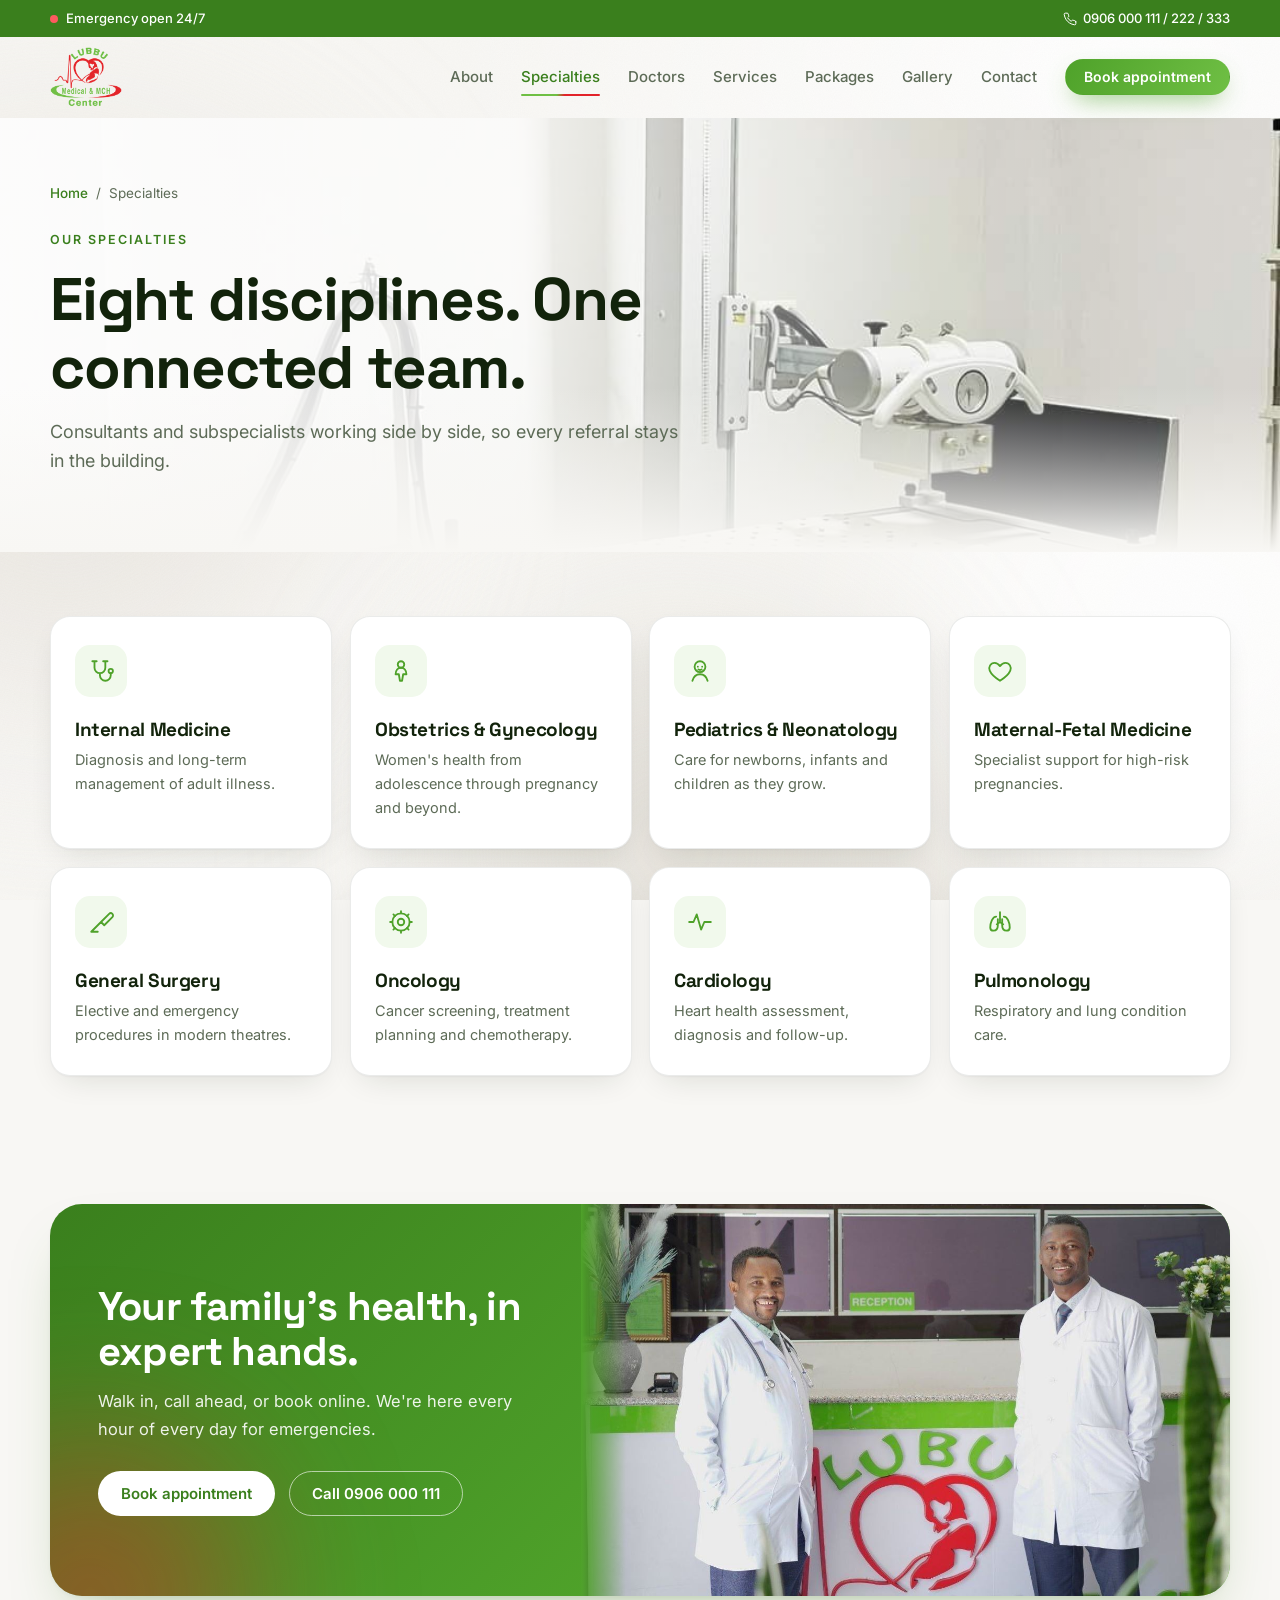
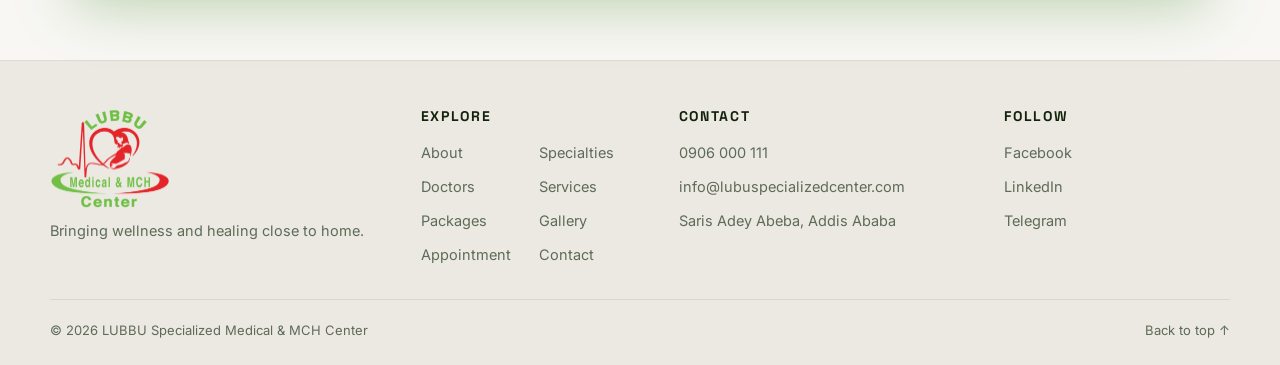
<file: specialties.html>
<!doctype html>
<html lang="en">
<head>
  <meta charset="utf-8" />
  <meta name="viewport" content="width=device-width, initial-scale=1" />
  <title>Specialties | LUBBU Specialized Medical &amp; MCH Center</title>
  <meta name="description" content="Internal medicine, obstetrics &amp; gynecology, pediatrics &amp; neonatology, maternal-fetal medicine, general surgery, oncology, cardiology and pulmonology at LUBBU." />
  <meta name="theme-color" content="#ffffff" />
  <link rel="icon" href="assets/logo.png" />
  <link rel="preconnect" href="https://fonts.googleapis.com" />
  <link rel="preconnect" href="https://fonts.gstatic.com" crossorigin />
  <link href="https://fonts.googleapis.com/css2?family=Inter:wght@400;500;600&family=Space+Grotesk:wght@500;600;700&display=swap" rel="stylesheet" />
  <link rel="stylesheet" href="styles.css" />
  <script>document.documentElement.classList.add("js")</script>
</head>
<body>
  <!-- SHARED: icon sprite (keep identical on every page) -->
  <svg width="0" height="0" style="position:absolute" aria-hidden="true">
    <defs>
      <symbol id="i-heart" viewBox="0 0 24 24"><path d="M12 21s-7.5-4.6-9.5-9.3C1.1 8.3 3.3 4.5 7 4.5c2 0 3.6 1.1 5 3 1.4-1.9 3-3 5-3 3.7 0 5.9 3.8 4.5 7.2C19.5 16.4 12 21 12 21z"/></symbol>
      <symbol id="i-steth" viewBox="0 0 24 24"><path d="M6 3v6a5 5 0 0 0 10 0V3M6 3H4m2 0h2m8 0h-2m2 0h2M11 14v2a5 5 0 0 0 10 0v-2"/><circle cx="21" cy="12" r="2"/></symbol>
      <symbol id="i-baby" viewBox="0 0 24 24"><circle cx="12" cy="8" r="5"/><path d="M10 8h.01M14 8h.01M10.5 10.5c.8.6 2.2.6 3 0M5 21c1-3.5 3.8-6 7-6s6 2.5 7 6"/></symbol>
      <symbol id="i-woman" viewBox="0 0 24 24"><circle cx="12" cy="6" r="3"/><path d="M12 9c-3 0-5 2.5-5 6h3l1 6h2l1-6h3c0-3.5-2-6-5-6z"/></symbol>
      <symbol id="i-scalpel" viewBox="0 0 24 24"><path d="M3 21l9-9M12 12l7.5-7.5a2.1 2.1 0 0 1 3 3L15 15l-3-3zM3 21h6"/></symbol>
      <symbol id="i-cell" viewBox="0 0 24 24"><circle cx="12" cy="12" r="8"/><circle cx="12" cy="12" r="3"/><path d="M12 2v2M12 20v2M2 12h2M20 12h2M5 5l1.5 1.5M17.5 17.5L19 19M5 19l1.5-1.5M17.5 6.5L19 5"/></symbol>
      <symbol id="i-pulse" viewBox="0 0 24 24"><path d="M2 12h4l3-7 4 14 3-7h6"/></symbol>
      <symbol id="i-lungs" viewBox="0 0 24 24"><path d="M12 3v9M12 12l-3 2M12 12l3 2M8.5 7C5 7 3 13 3 17c0 2 1 3 3 3 3 0 4-2 4-5V9.5M15.5 7C19 7 21 13 21 17c0 2-1 3-3 3-3 0-4-2-4-5V9.5"/></symbol>
      <symbol id="i-siren" viewBox="0 0 24 24"><path d="M6 18v-6a6 6 0 0 1 12 0v6M4 18h16v3H4zM12 2v2M4.2 5.2l1.4 1.4M19.8 5.2l-1.4 1.4"/></symbol>
      <symbol id="i-bed" viewBox="0 0 24 24"><path d="M2 20V6M2 16h20v4M22 16v-4a3 3 0 0 0-3-3h-8v7"/><circle cx="6.5" cy="11.5" r="2"/></symbol>
      <symbol id="i-drop" viewBox="0 0 24 24"><path d="M12 2.5S5 10 5 15a7 7 0 0 0 14 0c0-5-7-12.5-7-12.5z"/><path d="M9 15a3 3 0 0 0 3 3"/></symbol>
      <symbol id="i-flask" viewBox="0 0 24 24"><path d="M9 2h6M10 2v6L4 19a2 2 0 0 0 1.8 3h12.4A2 2 0 0 0 20 19l-6-11V2M7 15h10"/></symbol>
      <symbol id="i-pill" viewBox="0 0 24 24"><rect x="2.5" y="8" width="19" height="8" rx="4" transform="rotate(-45 12 12)"/><path d="M8.5 8.5l7 7"/></symbol>
      <symbol id="i-incubator" viewBox="0 0 24 24"><path d="M3 14h18v4H3zM5 14V9a7 5 0 0 1 14 0v5M6 18v3M18 18v3"/><circle cx="12" cy="11" r="1.5"/></symbol>
      <symbol id="i-scan" viewBox="0 0 24 24"><path d="M3 7V5a2 2 0 0 1 2-2h2M17 3h2a2 2 0 0 1 2 2v2M21 17v2a2 2 0 0 1-2 2h-2M7 21H5a2 2 0 0 1-2-2v-2"/><circle cx="12" cy="8" r="2"/><path d="M12 10v6M9 12h6M10 16l-1 3M14 16l1 3"/></symbol>
      <symbol id="i-physio" viewBox="0 0 24 24"><circle cx="12" cy="4" r="2"/><path d="M4 10l8-2 8 2M12 8v6l-4 7M12 14l4 7"/></symbol>
      <symbol id="i-apple" viewBox="0 0 24 24"><path d="M12 7c-1.6-1.4-5-1.6-6.5 1S4.2 15 6 18s4 3.2 6 2c2 1.2 4.2 1 6-2s2-7.5.5-10-4.9-2.4-6.5-1z"/><path d="M12 7c0-2 1-3.5 3-4"/></symbol>
      <symbol id="i-syringe" viewBox="0 0 24 24"><path d="M18 2l4 4M20 4l-3 3M17 7l-9.5 9.5-3 .5.5-3L14.5 4.5zM11 7l2 2M8 10l2 2M2 22l3-3"/></symbol>
      <symbol id="i-family" viewBox="0 0 24 24"><circle cx="7" cy="5" r="2.5"/><circle cx="17" cy="5" r="2.5"/><circle cx="12" cy="12.5" r="2"/><path d="M3 21v-6a4 4 0 0 1 4-4M21 21v-6a4 4 0 0 0-4-4M9 21v-2a3 3 0 0 1 6 0v2"/></symbol>
      <symbol id="i-laundry" viewBox="0 0 24 24"><rect x="4" y="2" width="16" height="20" rx="2"/><circle cx="12" cy="13" r="5"/><path d="M8 6h.01M11 6h.01M9.5 13.5c1-1 2-1 3 0s2 1 3 0"/></symbol>
      <symbol id="i-card" viewBox="0 0 24 24"><rect x="2" y="5" width="20" height="14" rx="2"/><path d="M2 10h20M6 15h4"/></symbol>
      <symbol id="i-check" viewBox="0 0 24 24"><path d="M20 6L9 17l-5-5"/></symbol>
      <symbol id="i-arrow" viewBox="0 0 24 24"><path d="M5 12h14M13 6l6 6-6 6"/></symbol>
      <symbol id="i-chev-l" viewBox="0 0 24 24"><path d="M15 5l-7 7 7 7"/></symbol>
      <symbol id="i-chev-r" viewBox="0 0 24 24"><path d="M9 5l7 7-7 7"/></symbol>
      <symbol id="i-close" viewBox="0 0 24 24"><path d="M6 6l12 12M18 6L6 18"/></symbol>
      <symbol id="i-plus" viewBox="0 0 24 24"><path d="M12 5v14M5 12h14"/></symbol>
      <symbol id="i-expand" viewBox="0 0 24 24"><path d="M15 3h6v6M9 21H3v-6M21 3l-7 7M3 21l7-7"/></symbol>
      <symbol id="i-phone" viewBox="0 0 24 24"><path d="M22 16.9v3a2 2 0 0 1-2.2 2 19.8 19.8 0 0 1-8.6-3.1 19.5 19.5 0 0 1-6-6A19.8 19.8 0 0 1 2.1 4.2 2 2 0 0 1 4.1 2h3a2 2 0 0 1 2 1.7c.1 1 .4 1.9.7 2.8a2 2 0 0 1-.5 2.1L8 9.9a16 16 0 0 0 6 6l1.3-1.3a2 2 0 0 1 2.1-.4c.9.3 1.8.6 2.8.7a2 2 0 0 1 1.7 2z"/></symbol>
      <symbol id="i-mail" viewBox="0 0 24 24"><rect x="2" y="4" width="20" height="16" rx="2"/><path d="M22 6l-10 7L2 6"/></symbol>
      <symbol id="i-pin" viewBox="0 0 24 24"><path d="M12 22s8-6.5 8-13a8 8 0 0 0-16 0c0 6.5 8 13 8 13z"/><circle cx="12" cy="9" r="3"/></symbol>
      <symbol id="i-clock" viewBox="0 0 24 24"><circle cx="12" cy="12" r="10"/><path d="M12 6v6l4 2"/></symbol>
      <symbol id="i-shield" viewBox="0 0 24 24"><path d="M12 22s8-4 8-10V5l-8-3-8 3v7c0 6 8 10 8 10z"/><path d="M9 12l2 2 4-4"/></symbol>
    </defs>
  </svg>

  <div class="bg" aria-hidden="true">
    <div class="orb orb-1"></div>
    <div class="orb orb-2"></div>
    <div class="orb orb-3"></div>
    <div class="grid"></div>
  </div>

  <!-- SHARED: header (keep identical on every page; only aria-current changes) -->
  <a class="skip-link" href="#main">Skip to content</a>
  <div class="topbar" id="top">
    <div class="container topbar-inner">
      <span class="live"><span class="dot"></span>Emergency open 24/7</span>
      <a href="tel:0906000111"><svg class="ico"><use href="#i-phone"/></svg>0906 000 111 / 222 / 333</a>
    </div>
  </div>

  <header class="nav" id="nav">
    <div class="container nav-inner">
      <a href="index.html" class="brand" aria-label="LUBBU Medical &amp; MCH Center home page">
        <img src="assets/logo.png" alt="LUBBU Medical &amp; MCH Center" width="72" height="60" />
      </a>
      <nav class="menu" id="menu" aria-label="Main">
        <a href="about.html">About</a>
        <a href="specialties.html" aria-current="page">Specialties</a>
        <a href="doctors.html">Doctors</a>
        <a href="services.html">Services</a>
        <a href="packages.html">Packages</a>
        <a href="gallery.html">Gallery</a>
        <a href="contact.html">Contact</a>
        <a href="appointment.html" class="btn btn-sm btn-primary menu-cta">Book appointment</a>
      </nav>
      <button class="burger" id="burger" aria-label="Open menu" aria-expanded="false" aria-controls="menu">
        <span></span><span></span>
      </button>
    </div>
  </header>
  <!-- /SHARED header -->

  <main id="main">
    <section class="page-hero" style="--hero-photo: url('assets/services/radiology-imaging.jpg'); --hero-pos: center">
      <div class="container">
        <nav class="crumbs reveal" aria-label="Breadcrumb"><a href="index.html">Home</a><span aria-hidden="true">/</span><span aria-current="page">Specialties</span></nav>
        <span class="eyebrow reveal">Our specialties</span>
        <h1 class="reveal">Eight disciplines. One connected team.</h1>
        <p class="reveal">Consultants and subspecialists working side by side, so every referral stays in the building.</p>
      </div>
    </section>

    <section class="section">
      <div class="container">
        <div class="cards cards-4">
          <article class="card tilt reveal"><span class="card-ico"><svg><use href="#i-steth"/></svg></span><h3>Internal Medicine</h3><p>Diagnosis and long-term management of adult illness.</p></article>
          <article class="card tilt reveal"><span class="card-ico"><svg><use href="#i-woman"/></svg></span><h3>Obstetrics &amp; Gynecology</h3><p>Women's health from adolescence through pregnancy and beyond.</p></article>
          <article class="card tilt reveal"><span class="card-ico"><svg><use href="#i-baby"/></svg></span><h3>Pediatrics &amp; Neonatology</h3><p>Care for newborns, infants and children as they grow.</p></article>
          <article class="card tilt reveal"><span class="card-ico"><svg><use href="#i-heart"/></svg></span><h3>Maternal-Fetal Medicine</h3><p>Specialist support for high-risk pregnancies.</p></article>
          <article class="card tilt reveal"><span class="card-ico"><svg><use href="#i-scalpel"/></svg></span><h3>General Surgery</h3><p>Elective and emergency procedures in modern theatres.</p></article>
          <article class="card tilt reveal"><span class="card-ico"><svg><use href="#i-cell"/></svg></span><h3>Oncology</h3><p>Cancer screening, treatment planning and chemotherapy.</p></article>
          <article class="card tilt reveal"><span class="card-ico"><svg><use href="#i-pulse"/></svg></span><h3>Cardiology</h3><p>Heart health assessment, diagnosis and follow-up.</p></article>
          <article class="card tilt reveal"><span class="card-ico"><svg><use href="#i-lungs"/></svg></span><h3>Pulmonology</h3><p>Respiratory and lung condition care.</p></article>
        </div>
      </div>
    </section>

    <section class="section">
      <div class="container">
        <div class="cta reveal">
          <figure class="cta-photo">
            <img src="assets/photos/reception.jpg" alt="Two LUBBU doctors smiling at the reception desk" width="1241" height="750" loading="lazy" decoding="async" />
          </figure>
          <div class="cta-panel">
            <h2>Your family's health, in expert hands.</h2>
            <p>Walk in, call ahead, or book online. We're here every hour of every day for emergencies.</p>
            <div class="hero-actions">
              <a href="appointment.html" class="btn btn-light">Book appointment</a>
              <a href="tel:0906000111" class="btn btn-outline-light">Call 0906 000 111</a>
            </div>
          </div>
        </div>
      </div>
    </section>
  </main>

  <!-- SHARED: footer (keep identical on every page) -->
  <footer class="footer">
    <div class="container footer-grid">
      <div>
        <a href="index.html" class="brand brand-footer" aria-label="LUBBU Medical &amp; MCH Center home page">
          <img src="assets/logo.png" alt="LUBBU Medical &amp; MCH Center" width="120" height="100" />
        </a>
        <p class="muted">Bringing wellness and healing close to home.</p>
      </div>
      <div class="footer-explore">
        <h4>Explore</h4>
        <a href="about.html">About</a><a href="specialties.html">Specialties</a><a href="doctors.html">Doctors</a><a href="services.html">Services</a><a href="packages.html">Packages</a><a href="gallery.html">Gallery</a><a href="appointment.html">Appointment</a><a href="contact.html">Contact</a>
      </div>
      <div>
        <h4>Contact</h4>
        <a href="tel:0906000111">0906 000 111</a><a href="mailto:info@lubuspecializedcenter.com">info@lubuspecializedcenter.com</a><span class="muted">Saris Adey Abeba, Addis Ababa</span>
      </div>
      <div>
        <h4>Follow</h4>
        <a href="https://www.facebook.com/LubuSpecializedIMMCHCenter/" target="_blank" rel="noopener">Facebook</a><a href="https://www.linkedin.com/company/lubbu-medical-and-mch-center/" target="_blank" rel="noopener">LinkedIn</a><a href="https://t.me/LubuSpecializedCenter" target="_blank" rel="noopener">Telegram</a>
      </div>
    </div>
    <div class="container footer-bottom">
      <span>© <span id="year">2026</span> LUBBU Specialized Medical &amp; MCH Center</span>
      <a href="#top">Back to top ↑</a>
    </div>
  </footer>
  <!-- /SHARED footer -->

  <script src="script.js"></script>
</body>
</html>
</file>
<file: styles.css>
/* Brand palette taken from the LUBBU logo: green #6FBF44, red #E2232A, white */
:root {
  --green: #6fbf44;
  --green-600: #4fa22a;
  --green-700: #3a7f1d;
  --green-50: #f1f9ec;
  --green-100: #e2f3d8;
  --red: #e2232a;
  --red-600: #c4161d;
  --red-50: #fdeeee;
  --bg: #f8f7f4;
  --bg-soft: #f1efea;
  --ink: #12230b;
  --text: #1d2a17;
  --muted: #5d6b57;
  --border: rgba(29, 42, 23, 0.09);
  --border-strong: rgba(29, 42, 23, 0.16);
  --surface: rgba(255, 255, 255, 0.72);
  --grad: linear-gradient(120deg, var(--green-600), var(--green) 55%, #a6d96a);
  --grad-brand: linear-gradient(120deg, var(--green) 0%, var(--green) 45%, var(--red) 55%, var(--red) 100%);
  --radius: 20px;
  --shadow: 0 1px 2px rgba(18, 35, 11, .04), 0 12px 32px -12px rgba(18, 35, 11, .14);
  --shadow-lg: 0 2px 4px rgba(18, 35, 11, .04), 0 30px 60px -24px rgba(58, 127, 29, .35);
  --font-display: "Space Grotesk", system-ui, sans-serif;
  --font-body: "Inter", system-ui, sans-serif;
}

*, *::before, *::after { box-sizing: border-box; }
html { scroll-behavior: smooth; scroll-padding-top: 96px; overflow-x: clip; }
body {
  margin: 0;
  background: var(--bg);
  color: var(--text);
  font: 400 16px/1.65 var(--font-body);
  -webkit-font-smoothing: antialiased;
  overflow-x: clip;
}
img, svg { display: block; }
a { color: inherit; text-decoration: none; }
h1, h2, h3, h4 { font-family: var(--font-display); line-height: 1.12; margin: 0; letter-spacing: -0.02em; color: var(--ink); }
p { margin: 0; }
.container { width: min(1180px, 100% - 32px); margin-inline: auto; }
.ico { width: 18px; height: 18px; flex: none; }
svg use { fill: none; stroke: currentColor; stroke-width: 1.7; stroke-linecap: round; stroke-linejoin: round; }
.grad { background: var(--grad); -webkit-background-clip: text; background-clip: text; color: transparent; }
.red { color: var(--red); }
.muted { color: var(--muted); }

/* ---------- Background (warm neutral, soft light + fine grain) ---------- */
.bg { position: fixed; inset: 0; z-index: -1; overflow: hidden; pointer-events: none;
  background:
    radial-gradient(1100px 620px at 88% 8%, rgba(255,255,255,.95), transparent 62%),
    radial-gradient(900px 560px at 6% 62%, rgba(255,255,255,.85), transparent 60%),
    radial-gradient(800px 500px at 70% 100%, rgba(228,224,216,.6), transparent 65%),
    var(--bg); }
.orb { position: absolute; border-radius: 50%; filter: blur(110px); animation: drift 26s ease-in-out infinite alternate; }
.orb-1 { width: 560px; height: 560px; background: rgba(222, 217, 207, .55); top: 18%; left: -220px; }
.orb-2 { width: 520px; height: 520px; background: rgba(255, 255, 255, .9); top: 40%; right: -160px; animation-delay: -8s; }
.orb-3 { width: 460px; height: 460px; background: rgba(214, 210, 201, .4); bottom: -180px; left: 35%; animation-delay: -16s; }
/* fine paper grain */
.grid { position: absolute; inset: 0; opacity: .5; mix-blend-mode: multiply;
  background-image: url("data:image/svg+xml,%3Csvg xmlns='http://www.w3.org/2000/svg' width='180' height='180'%3E%3Cfilter id='n'%3E%3CfeTurbulence type='fractalNoise' baseFrequency='.9' numOctaves='2' stitchTiles='stitch'/%3E%3CfeColorMatrix values='0 0 0 0 .45 0 0 0 0 .43 0 0 0 0 .4 0 0 0 .09 0'/%3E%3C/filter%3E%3Crect width='100%25' height='100%25' filter='url(%23n)'/%3E%3C/svg%3E"); }
@keyframes drift { to { transform: translate(60px, 40px) scale(1.1); } }

/* ---------- Topbar & Nav ---------- */
.topbar { font-size: 13px; color: #fff; background: var(--green-700); }
.topbar-inner { display: flex; justify-content: space-between; align-items: center; gap: 12px; padding: 8px 0; }
.topbar a { display: inline-flex; align-items: center; gap: 6px; font-weight: 500; }
.topbar a:hover { color: var(--green-100); }
.topbar .ico { width: 14px; height: 14px; }
.live { display: inline-flex; align-items: center; gap: 8px; font-weight: 500; }
.dot { width: 8px; height: 8px; border-radius: 50%; background: #ff5a5f; box-shadow: 0 0 0 0 rgba(255,90,95,.8); animation: ping 1.8s infinite; }
@keyframes ping { 70% { box-shadow: 0 0 0 10px rgba(255,90,95,0); } 100% { box-shadow: 0 0 0 0 rgba(255,90,95,0); } }

.nav { position: sticky; top: 0; z-index: 50; transition: background .3s, border-color .3s, box-shadow .3s; border-bottom: 1px solid transparent; }
.nav.scrolled { background: rgba(255, 255, 255, 0.82); backdrop-filter: blur(16px) saturate(160%); -webkit-backdrop-filter: blur(16px) saturate(160%); border-color: var(--border); box-shadow: 0 8px 30px -20px rgba(18,35,11,.3); }
.nav-inner { display: flex; align-items: center; justify-content: space-between; height: 80px; }
.brand { display: inline-flex; align-items: center; }
.brand img { height: 60px; width: auto; }
.menu { display: flex; align-items: center; gap: 28px; font-size: 15px; font-weight: 500; }
.menu a:not(.btn) { color: var(--muted); position: relative; transition: color .2s; }
.menu a:not(.btn):hover, .menu a.active, .menu a:not(.btn)[aria-current="page"] { color: var(--green-700); }
.menu .btn[aria-current="page"] { box-shadow: 0 0 0 3px rgba(111, 191, 68, .35), 0 10px 26px -10px rgba(79, 162, 42, .8); }
.menu a:not(.btn)::after { content: ""; position: absolute; left: 0; right: 0; bottom: -6px; height: 2px; border-radius: 2px; background: var(--grad-brand); transform: scaleX(0); transition: transform .25s; }
.menu a:not(.btn):hover::after, .menu a.active::after, .menu a:not(.btn)[aria-current="page"]::after { transform: scaleX(1); }
.burger { display: none; background: none; border: 0; width: 44px; height: 44px; cursor: pointer; position: relative; }
.burger span { position: absolute; left: 11px; right: 11px; height: 2px; background: var(--ink); border-radius: 2px; transition: transform .3s, top .3s; }
.burger span:first-child { top: 17px; }
.burger span:last-child { top: 25px; }
.burger[aria-expanded="true"] span:first-child { top: 21px; transform: rotate(45deg); }
.burger[aria-expanded="true"] span:last-child { top: 21px; transform: rotate(-45deg); }

/* ---------- Buttons ---------- */
.btn { display: inline-flex; align-items: center; justify-content: center; gap: 10px; padding: 14px 22px; border-radius: 999px; font: 600 15px/1 var(--font-body); border: 1px solid transparent; cursor: pointer; transition: transform .2s, box-shadow .25s, background .25s, border-color .25s, color .25s; }
.btn:hover { transform: translateY(-2px); }
.btn-sm { padding: 10px 18px; font-size: 14px; }
.btn-primary { color: #fff; background: linear-gradient(120deg, var(--green-600), var(--green)); box-shadow: 0 10px 26px -10px rgba(79, 162, 42, .8); }
.btn-primary:hover { box-shadow: 0 16px 36px -12px rgba(79, 162, 42, 1); }
.btn-ghost { color: var(--red); background: #fff; border-color: rgba(226, 35, 42, .35); }
.btn-ghost:hover { background: var(--red); color: #fff; border-color: var(--red); }
.btn-light { background: #fff; color: var(--green-700); }
.btn-outline-light { color: #fff; border-color: rgba(255,255,255,.6); }
.btn-outline-light:hover { background: rgba(255,255,255,.14); }
.btn-block { width: 100%; }

/* ---------- Hero ---------- */
.hero { padding: 56px 0 64px; }
.hero-grid { display: grid; grid-template-columns: 1.05fr .95fr; gap: 56px; align-items: center; }
.chip { display: inline-block; padding: 7px 14px; border-radius: 999px; font-size: 13px; font-weight: 500; color: var(--green-700); background: var(--green-50); border: 1px solid rgba(111, 191, 68, .35); }
.hero h1 { font-size: clamp(42px, 6.4vw, 78px); margin: 22px 0 22px; font-weight: 700; }
.lead { font-size: 18px; color: var(--muted); max-width: 560px; }
.hero-actions { display: flex; flex-wrap: wrap; gap: 14px; margin-top: 34px; }
.stats { list-style: none; padding: 0; margin: 48px 0 0; display: grid; grid-template-columns: repeat(4, 1fr); gap: 1px; border-radius: var(--radius); overflow: hidden; background: var(--border); border: 1px solid var(--border); box-shadow: var(--shadow); }
.stats li { background: rgba(255, 255, 255, .92); padding: 18px 16px; display: flex; flex-direction: column; gap: 4px; }
.stats strong { font: 700 28px/1 var(--font-display); color: var(--green-600); font-variant-numeric: tabular-nums; }
.stats li:nth-child(2) strong { color: var(--red); }
.stats span { font-size: 12.5px; color: var(--muted); line-height: 1.35; }

.hero-visual { position: relative; aspect-ratio: 1; max-width: 520px; width: 100%; margin-inline: auto; display: grid; place-items: center; }
.ring { position: absolute; border-radius: 50%; border: 1px solid rgba(111, 191, 68, .45); }
.ring-1 { inset: 6%; border-style: dashed; animation: spin 40s linear infinite; }
.ring-2 { inset: 20%; border-color: rgba(226, 35, 42, .25); animation: spin 26s linear infinite reverse; }
.ring-1::after, .ring-2::after { content: ""; position: absolute; width: 12px; height: 12px; border-radius: 50%; background: var(--green); box-shadow: 0 0 0 5px rgba(111,191,68,.2); top: -6px; left: 50%; }
.ring-2::after { background: var(--red); box-shadow: 0 0 0 5px rgba(226,35,42,.18); }
@keyframes spin { to { transform: rotate(360deg); } }
.core { width: 40%; aspect-ratio: 1; border-radius: 50%; display: grid; place-items: center; background: radial-gradient(circle at 32% 28%, #fff, var(--green-50) 60%, var(--green-100)); border: 1px solid rgba(111, 191, 68, .4); box-shadow: inset 0 -10px 40px rgba(111,191,68,.2), 0 30px 80px -20px rgba(79,162,42,.5); }
.core-heart { width: 46%; height: 46%; color: var(--red); animation: beat 1.2s ease-in-out infinite; filter: drop-shadow(0 8px 16px rgba(226,35,42,.35)); }
.core-heart use { fill: var(--red); stroke-width: 1.2; }
@keyframes beat { 0%, 100% { transform: scale(1); } 15% { transform: scale(1.12); } 30% { transform: scale(.98); } 45% { transform: scale(1.06); } }
.ecg { position: absolute; left: -6%; right: -6%; width: 112%; height: 22%; top: 39%; z-index: 2; pointer-events: none; overflow: visible; }
.ecg path { fill: none; stroke: var(--red); stroke-width: 2.6; stroke-dasharray: 900; stroke-dashoffset: 900; animation: ecg 3s linear infinite; filter: drop-shadow(0 0 1.5px #fff) drop-shadow(0 0 3px #fff) drop-shadow(0 2px 6px rgba(226, 35, 42, .35)); }
@keyframes ecg { 0% { stroke-dashoffset: 900; opacity: 1; } 70% { stroke-dashoffset: 0; opacity: 1; } 100% { stroke-dashoffset: 0; opacity: 0; } }

.float-card { position: absolute; z-index: 3; display: flex; align-items: center; gap: 12px; padding: 12px 16px 12px 12px; border-radius: 16px; background: rgba(255, 255, 255, .85); border: 1px solid var(--border); backdrop-filter: blur(14px); -webkit-backdrop-filter: blur(14px); box-shadow: var(--shadow-lg); animation: float 6s ease-in-out infinite; }
.float-card b { display: block; font-size: 14px; color: var(--ink); }
.float-card small { color: var(--muted); font-size: 12px; }
.fc-ico { width: 38px; height: 38px; border-radius: 11px; display: grid; place-items: center; background: var(--green-50); color: var(--green-600); }
.fc-ico svg { width: 20px; height: 20px; }
.fc-1 { top: 8%; left: -4%; }
.fc-1 .fc-ico { background: var(--red-50); color: var(--red); }
.fc-2 { bottom: 12%; left: -8%; animation-delay: -2s; }
.fc-3 { top: 46%; right: -6%; animation-delay: -4s; }
@keyframes float { 50% { transform: translateY(-12px); } }

/* ---------- Marquee ---------- */
.marquee { overflow: hidden; background: var(--green-600); padding: 18px 0; }
.marquee-track { display: flex; gap: 48px; width: max-content; animation: marquee 40s linear infinite; }
.marquee span { font: 500 18px/1 var(--font-display); color: #fff; white-space: nowrap; display: inline-flex; align-items: center; gap: 48px; }
.marquee span::after { content: "❤"; color: #fff; opacity: .7; font-size: 12px; }
@keyframes marquee { to { transform: translateX(-50%); } }

/* ---------- Sections ---------- */
.section { padding: 64px 0; position: relative; }
.section-alt { background: var(--bg-soft); isolation: isolate; border-block: 1px solid rgba(60, 52, 40, .06); }
.section-alt::before { content: ""; position: absolute; inset: 0; z-index: -1; pointer-events: none;
  background-image: radial-gradient(rgba(60, 52, 40, .13) 1px, transparent 1.3px); background-size: 22px 22px;
  mask-image: radial-gradient(ellipse 75% 65% at 50% 45%, #000 20%, transparent 78%);
  -webkit-mask-image: radial-gradient(ellipse 75% 65% at 50% 45%, #000 20%, transparent 78%); }
.section-head { max-width: 680px; margin-bottom: 36px; }
.section-head p { color: var(--muted); margin-top: 16px; font-size: 17px; }
.eyebrow { display: inline-block; font-size: 12.5px; font-weight: 600; letter-spacing: .16em; text-transform: uppercase; color: var(--green-700); margin-bottom: 16px; }
h2 { font-size: clamp(32px, 4.2vw, 50px); font-weight: 700; }

.glass { background: var(--surface); border: 1px solid var(--border); border-radius: var(--radius); backdrop-filter: blur(14px); -webkit-backdrop-filter: blur(14px); box-shadow: var(--shadow); }
.section-alt .glass { background: #fff; }

/* About */
.about-grid { display: grid; grid-template-columns: 1fr 1fr; gap: 56px; align-items: center; }
.about-grid > div:first-child p { color: var(--muted); margin-top: 20px; font-size: 17px; }
.checks { list-style: none; padding: 0; margin: 28px 0 0; display: grid; gap: 14px; }
.checks li { display: flex; gap: 12px; align-items: flex-start; }
.checks .ico { color: #fff; background: var(--green); border-radius: 50%; padding: 4px; width: 22px; height: 22px; margin-top: 2px; }
.checks .ico use { stroke-width: 3; }
.mv { display: grid; gap: 18px; }
.mv-card { padding: 28px; position: relative; overflow: hidden; }
.mv-card::before { content: ""; position: absolute; inset: 0 auto 0 0; width: 4px; background: var(--green); }
.mv-card + .mv-card::before { background: var(--red); }
.mv-card .eyebrow { margin-bottom: 10px; }
.big { font: 500 21px/1.4 var(--font-display); color: var(--ink); }
.values { display: flex; flex-wrap: wrap; gap: 10px; }
.values span { padding: 9px 16px; border-radius: 999px; font-size: 14px; font-weight: 500; background: #fff; color: var(--green-700); border: 1px solid rgba(111, 191, 68, .35); transition: background .2s, color .2s; }
.values span:hover { background: var(--green); color: #fff; }

/* Cards */
.cards { display: grid; gap: 18px; }
.cards-4 { grid-template-columns: repeat(4, 1fr); }
.card { position: relative; padding: 28px 24px; border-radius: var(--radius); background: #fff; border: 1px solid var(--border); box-shadow: var(--shadow); overflow: hidden; transition: border-color .3s, box-shadow .3s; will-change: transform; }
.card::after { content: ""; position: absolute; inset: 0; background: radial-gradient(380px circle at var(--mx, 50%) var(--my, 0%), rgba(111, 191, 68, .14), transparent 45%); opacity: 0; transition: opacity .3s; pointer-events: none; }
.card::before { content: ""; position: absolute; inset: auto 0 0; height: 3px; background: var(--grad-brand); transform: scaleX(0); transform-origin: left; transition: transform .4s; }
.card:hover { border-color: rgba(111, 191, 68, .45); box-shadow: var(--shadow-lg); }
.card:hover::after { opacity: 1; }
.card:hover::before { transform: scaleX(1); }
.card-ico { width: 52px; height: 52px; border-radius: 15px; display: grid; place-items: center; background: var(--green-50); color: var(--green-600); margin-bottom: 22px; transition: background .3s, color .3s; }
.card:hover .card-ico { background: var(--green); color: #fff; }
.card-ico svg { width: 26px; height: 26px; }
.card h3 { font-size: 19px; margin-bottom: 8px; }
.card p { font-size: 14.5px; color: var(--muted); }

/* Doctors */
.filters { display: flex; flex-wrap: wrap; gap: 10px; margin-bottom: 32px; }
.filter { font: 500 14px/1 var(--font-body); color: var(--muted); background: #fff; border: 1px solid var(--border-strong); padding: 11px 18px; border-radius: 999px; cursor: pointer; transition: all .2s; }
.filter:hover { color: var(--green-700); border-color: var(--green); }
.filter.active { color: #fff; background: var(--green-600); border-color: var(--green-600); }
.doctors { display: grid; grid-template-columns: repeat(auto-fill, minmax(210px, 1fr)); gap: 16px; }
.doc { padding: 26px 20px; border-radius: var(--radius); background: #fff; border: 1px solid var(--border); box-shadow: var(--shadow); text-align: center; transition: border-color .3s, transform .3s, box-shadow .3s; }
.doc:hover { border-color: rgba(111, 191, 68, .5); transform: translateY(-4px); box-shadow: var(--shadow-lg); }
.doc.hidden { display: none; }
.avatar { width: 76px; height: 76px; margin: 0 auto 16px; border-radius: 50%; display: grid; place-items: center; font: 700 24px/1 var(--font-display); color: #fff; position: relative; background: linear-gradient(140deg, var(--green), var(--green-700)); }
.avatar::before { content: ""; position: absolute; inset: -5px; border-radius: 50%; border: 2px solid rgba(111, 191, 68, .35); }
.doc { position: relative; }
.avatar { width: 96px; height: 96px; font-size: 28px; }
.avatar.has-photo { background: var(--green-100); }
.avatar img { width: 100%; height: 100%; border-radius: 50%; object-fit: cover; transition: transform .4s; }
.doc:hover .avatar img { transform: scale(1.06); }
.avatar.has-photo { overflow: visible; }
.avatar.has-photo::after { content: ""; position: absolute; inset: 0; border-radius: 50%; box-shadow: inset 0 0 0 1px rgba(0,0,0,.06); }
.doc[data-cat="diagnostics"] .avatar:not(.has-photo) { background: linear-gradient(140deg, #8fd165, var(--green-600)); }
.doc[data-cat="mch"] .avatar::before,
.doc[data-cat="surgery"] .avatar::before { border-color: rgba(226, 35, 42, .3); }
.doc[data-cat="surgery"] .avatar:not(.has-photo),
.doc[data-cat="general"] .avatar { background: linear-gradient(140deg, #f05157, var(--red-600)); }
.doc[data-cat="general"] .avatar::before { border-color: rgba(226, 35, 42, .3); }
.doc-badge { position: absolute; top: 14px; right: 14px; font: 700 11.5px/1 var(--font-body); letter-spacing: .08em; padding: 5px 9px; border-radius: 999px; color: #fff; background: var(--red); }
.doc h3 { font-size: 17px; }
.doc p { font-size: 13.5px; color: var(--muted); margin-top: 6px; }

/* Services */
.services { display: grid; grid-template-columns: repeat(4, 1fr); gap: 1px; background: var(--border); border: 1px solid var(--border); border-radius: var(--radius); overflow: hidden; box-shadow: var(--shadow); }
.service { display: flex; align-items: center; gap: 16px; padding: 30px 26px; background: #fff; transition: background .3s, color .3s; }
.service:hover { background: var(--green-600); color: #fff; }
.service:hover span { color: #fff; }
.service svg { width: 30px; height: 30px; color: var(--green-600); flex: none; transition: transform .3s, color .3s; }
.service:first-child svg { color: var(--red); }
.service:hover svg { transform: scale(1.15) rotate(-6deg); color: #fff; }
.service span { font: 600 17px/1.3 var(--font-display); color: var(--ink); transition: color .3s; }

/* Packages */
.packages { display: grid; grid-template-columns: repeat(2, 1fr); gap: 0 40px; }
.pkg { display: flex; align-items: center; gap: 24px; padding: 26px 4px; border-bottom: 1px solid var(--border-strong); transition: padding .3s, color .3s; }
.pkg-n { font: 600 14px/1 var(--font-display); color: var(--red); }
.pkg h3 { font-size: clamp(19px, 2vw, 24px); font-weight: 600; flex: 1; transition: color .3s; }
.pkg .ico { width: 22px; height: 22px; color: var(--muted); transition: transform .3s, color .3s; }
.pkg:hover { padding-left: 16px; }
.pkg:hover h3 { color: var(--green-600); }
.pkg:hover .ico { transform: translateX(6px) rotate(-45deg); color: var(--green-600); }

/* Contact & form */
.contact-grid { display: grid; grid-template-columns: 1.15fr .85fr; gap: 24px; align-items: stretch; }
.form-card, .contact-card { padding: 40px; background: #fff; display: flex; flex-direction: column; }
.form-card h2, .contact-card h2 { font-size: clamp(30px, 3.4vw, 42px); margin-bottom: 28px; }
form { display: grid; gap: 18px; }
.row { display: grid; grid-template-columns: 1fr 1fr; gap: 16px; }
label { display: flex; flex-direction: column; gap: 8px; }
.lbl { font-size: 13.5px; font-weight: 500; color: var(--ink); }
.opt { font-weight: 400; color: var(--muted); }
input, select, textarea { font: 400 15px/1.4 var(--font-body); color: var(--text); background: var(--bg-soft); border: 1px solid var(--border-strong); border-radius: 12px; padding: 0 14px; width: 100%; height: 52px; transition: border-color .2s, box-shadow .2s, background .2s; }
select { appearance: none; -webkit-appearance: none; padding-right: 40px; cursor: pointer; background-image: url("data:image/svg+xml,%3Csvg xmlns='http://www.w3.org/2000/svg' width='12' height='8' fill='none' stroke='%235d6b57' stroke-width='1.8' stroke-linecap='round' stroke-linejoin='round'%3E%3Cpath d='M1 1.5l5 5 5-5'/%3E%3C/svg%3E"); background-repeat: no-repeat; background-position: right 16px center; }
input[type="date"] { cursor: pointer; }
textarea { height: auto; min-height: 112px; padding: 13px 14px; resize: vertical; }
input::placeholder, textarea::placeholder { color: #9aa894; }
input:focus, select:focus, textarea:focus { outline: none; background-color: #fff; border-color: var(--green); box-shadow: 0 0 0 4px rgba(111, 191, 68, .2); }
.invalid { border-color: var(--red) !important; box-shadow: 0 0 0 4px rgba(226, 35, 42, .12) !important; }
form .btn-block { height: 54px; margin-top: 4px; }
.form-note { font-size: 13px; color: var(--muted); text-align: center; }
.form-note.ok { color: var(--green-700); }
.form-note.err { color: var(--red); }

.contact-list { list-style: none; margin: 0; padding: 0; flex: 1; }
.contact-list li { display: flex; gap: 16px; align-items: flex-start; padding: 18px 0; border-top: 1px solid var(--border); }
.contact-list li:first-child { border-top: 0; padding-top: 0; }
.contact-list li > div { display: flex; flex-direction: column; gap: 3px; min-width: 0; font-size: 15px; color: var(--ink); }
.contact-list small { font-size: 12px; font-weight: 600; letter-spacing: .08em; text-transform: uppercase; color: var(--muted); }
.contact-list a { overflow-wrap: anywhere; transition: color .2s; }
.contact-list a:hover { color: var(--green-600); }
.info-ico { width: 44px; height: 44px; border-radius: 13px; display: grid; place-items: center; flex: none; background: var(--green-50); color: var(--green-600); }
.info-ico svg { width: 22px; height: 22px; }
.hours dl { display: grid; grid-template-columns: auto 1fr; gap: 4px 24px; margin: 4px 0 0; }
.hours dt { color: var(--muted); }
.hours dd { margin: 0; font-variant-numeric: tabular-nums; }
.open-badge { display: inline-block; margin-left: 8px; font: 600 11.5px/1 var(--font-body); padding: 5px 9px; border-radius: 999px; vertical-align: 1px; letter-spacing: .04em; text-transform: none; }
.open-badge.open { background: var(--green-100); color: var(--green-700); }
.open-badge.closed { background: var(--red-50); color: var(--red-600); }
.er-strip { display: flex; align-items: center; gap: 14px; margin-top: 20px; padding: 16px 18px; border-radius: 14px; color: #fff; background: linear-gradient(120deg, var(--red-600), var(--red)); box-shadow: 0 12px 28px -14px rgba(226, 35, 42, .9); transition: transform .2s, box-shadow .2s; }
.er-strip:hover { transform: translateY(-2px); box-shadow: 0 16px 34px -14px rgba(226, 35, 42, 1); }
.er-strip span { flex: 1; font-size: 14.5px; }
.er-strip b { display: block; font-family: var(--font-display); font-size: 16px; }
.er-strip .ico { width: 22px; height: 22px; }

.map { position: relative; margin-top: 24px; border-radius: var(--radius); overflow: hidden; border: 1px solid var(--border); height: 380px; box-shadow: var(--shadow); background: var(--bg-soft); }
.map iframe { width: 100%; height: 100%; border: 0; display: block; }
.map-btn { position: absolute; right: 16px; bottom: 16px; display: inline-flex; align-items: center; gap: 8px; padding: 12px 18px; border-radius: 999px; font: 600 14px/1 var(--font-body); color: #fff; background: var(--red); box-shadow: 0 10px 24px -10px rgba(226, 35, 42, .8); transition: transform .2s, background .2s; }
.map-btn:hover { transform: translateY(-2px); background: var(--red-600); }


/* CTA */
.cta { position: relative; overflow: hidden; display: grid; grid-template-columns: .9fr 1.1fr; align-items: stretch; border-radius: 32px; color: #fff; background: linear-gradient(135deg, var(--green-700), var(--green-600) 60%, var(--green)); box-shadow: var(--shadow-lg); }
.cta::after { content: ""; position: absolute; width: 320px; height: 320px; left: -120px; bottom: -160px; border-radius: 50%; background: rgba(226, 35, 42, .45); filter: blur(80px); pointer-events: none; }
.cta-photo { order: 2; margin: 0; position: relative; }
.cta-photo img { width: 100%; height: 100%; aspect-ratio: 1241 / 750; object-fit: cover; object-position: center top; }
.cta-photo::before { content: ""; position: absolute; inset: 0 auto 0 0; width: 7%; background: linear-gradient(90deg, var(--green-600), transparent); z-index: 1; pointer-events: none; }
.cta-panel { position: relative; z-index: 1; display: flex; flex-direction: column; justify-content: center; padding: 48px 40px 48px 48px; }
.cta h2 { color: #fff; font-size: clamp(28px, 3.2vw, 40px); }
.cta p { color: rgba(255,255,255,.9); margin-top: 14px; font-size: 16.5px; max-width: 440px; }
.cta .hero-actions { margin-top: 28px; }

/* Footer */
.footer { background: #ece9e3; border-top: 1px solid rgba(60, 52, 40, .08); padding: 48px 0 24px; }
.footer-grid { display: grid; grid-template-columns: 1.5fr 1fr 1.3fr 1fr; gap: 32px; }
.footer-grid > div { display: flex; flex-direction: column; gap: 10px; font-size: 14.5px; }
.footer-grid > div > a:not(.brand) { color: var(--muted); transition: color .2s; }
.footer-grid > div > a:not(.brand):hover { color: var(--green-600); }
.brand-footer img { height: 100px; }
.footer h4 { font-size: 14px; letter-spacing: .12em; text-transform: uppercase; margin-bottom: 6px; }
.footer-bottom { display: flex; justify-content: space-between; gap: 16px; flex-wrap: wrap; border-top: 1px solid var(--border); margin-top: 32px; padding-top: 20px; font-size: 13px; color: var(--muted); }

/* Reveal */
.js .reveal { opacity: 0; transform: translateY(24px); transition: opacity .8s cubic-bezier(.2,.7,.2,1), transform .8s cubic-bezier(.2,.7,.2,1); transition-delay: var(--d, 0s); }
.js .reveal.in { opacity: 1; transform: none; }

/* ---------- Responsive ---------- */
@media (max-width: 1120px) {
  .burger { display: block; }
  .nav { background: rgba(255,255,255,.92); backdrop-filter: blur(16px); -webkit-backdrop-filter: blur(16px); }
  .nav-inner { height: 72px; }
  .brand img { height: 52px; }
  .menu { position: fixed; inset: 72px 0 auto; flex-direction: column; align-items: stretch; gap: 0; padding: 8px 16px 20px; max-height: calc(100vh - 72px); overflow-y: auto; background: rgba(255, 255, 255, .98); border-bottom: 1px solid var(--border); box-shadow: 0 20px 40px -20px rgba(18,35,11,.3); transform: translateY(-120%); opacity: 0; pointer-events: none; transition: transform .35s, opacity .35s; }
  .menu.open { transform: none; opacity: 1; pointer-events: auto; }
  .menu a:not(.btn) { padding: 12px 4px; border-bottom: 1px solid var(--border); font-size: 17px; }
  .menu a:not(.btn)::after { display: none; }
  .menu-cta { margin-top: 18px; }
}
@media (max-width: 1024px) {
  .cards-4, .services { grid-template-columns: repeat(2, 1fr); }
  .hero-grid, .about-grid, .contact-grid { grid-template-columns: 1fr; }
  .hero-visual { max-width: 400px; }
  .ecg { left: 0; right: 0; width: 100%; }
  .footer-grid { grid-template-columns: 1fr 1fr; }
}
@media (max-width: 860px) {
  .cta { grid-template-columns: 1fr; border-radius: 24px; }
  .cta-photo { order: 0; }
  .cta-photo img { height: auto; }
  .cta-photo::before { inset: auto 0 0 0; width: auto; height: 22%; background: linear-gradient(0deg, var(--green-700), transparent); }
  .cta-panel { padding: 32px 28px 36px; }
  .stats { grid-template-columns: repeat(2, 1fr); }
  .packages { grid-template-columns: 1fr; }
}
@media (max-width: 560px) {
  .hero-visual { max-width: 320px; }
  .fc-3 { display: none; }
  .fc-1 { top: 4%; left: -2%; }
  .fc-2 { bottom: 6%; left: auto; right: -2%; }
  .hero-actions .btn, .cta .hero-actions .btn { flex: 1 1 100%; }
  .footer-grid { grid-template-columns: 1fr 1fr; gap: 28px 20px; }
  .footer-grid > div:first-child { grid-column: 1 / -1; }
  .footer-grid > div:nth-child(3) { grid-column: 1 / -1; order: 5; }
  .footer-bottom { flex-direction: column; gap: 8px; }
  .section { padding: 44px 0; }
  .hero { padding: 32px 0 44px; }
  .cards-4, .services, .row { grid-template-columns: 1fr; }
  .doctors { grid-template-columns: repeat(2, 1fr); gap: 12px; }
  .doc { padding: 20px 12px; }
  .avatar { width: 76px; height: 76px; font-size: 22px; }
  .doc-badge { top: 10px; right: 10px; }
  .filters { flex-wrap: nowrap; overflow-x: auto; margin-inline: -16px; padding-inline: 16px; scrollbar-width: none; }
  .filters::-webkit-scrollbar { display: none; }
  .filter { flex: none; }
  .form-card, .contact-card { padding: 26px 20px; }
  .map { height: 300px; }
  .float-card { transform: scale(.85); }
  .float-card small { display: none; }
  .topbar-inner .live { display: none; }
  .topbar-inner { justify-content: center; }
}

@media (prefers-reduced-motion: reduce) {
  *, *::before, *::after { animation: none !important; transition: none !important; }
  .js .reveal { opacity: 1; transform: none; }
  html { scroll-behavior: auto; }
  .ecg path { stroke-dashoffset: 0; }
}

/* Landing hero background photo */
.hero { position: relative; isolation: isolate; }
.hero::before {
  content: ""; position: absolute; inset: 0; z-index: -1; pointer-events: none;
  background:
    linear-gradient(180deg, transparent 70%, var(--bg) 100%),
    linear-gradient(90deg, rgba(255,255,255,.95) 0%, rgba(255,255,255,.82) 40%, rgba(255,255,255,.2) 72%, rgba(255,255,255,0) 100%),
    url("assets/photos/lobby.jpg") center / cover no-repeat;
}
@media (max-width: 1024px) {
  .hero::before {
    background:
      linear-gradient(180deg, rgba(255,255,255,.93), rgba(255,255,255,.86) 70%, var(--bg)),
      url("assets/photos/lobby.jpg") center / cover no-repeat;
  }
}

/* =========================================================
   Multi-page components
   ========================================================= */
.skip-link { position: absolute; left: 16px; top: -60px; z-index: 200; padding: 10px 16px; border-radius: 10px; background: var(--green-700); color: #fff; font-weight: 600; }
.skip-link:focus { top: 12px; }

/* Sub-page header */
.page-hero { position: relative; isolation: isolate; padding: 64px 0 76px; }
.page-hero::before {
  content: ""; position: absolute; inset: 0; z-index: -1; pointer-events: none;
  background:
    linear-gradient(180deg, transparent 62%, var(--bg) 100%),
    linear-gradient(90deg, rgba(255,255,255,.95) 0%, rgba(255,255,255,.84) 40%, rgba(255,255,255,.22) 72%, rgba(255,255,255,0) 100%),
    var(--hero-photo, none) var(--hero-pos, center) / cover no-repeat;
}
.page-hero h1 { font-size: clamp(36px, 5vw, 60px); font-weight: 700; max-width: 820px; }
.page-hero p { color: var(--muted); font-size: 18px; max-width: 640px; margin-top: 16px; }
.crumbs { display: flex; align-items: center; gap: 8px; font-size: 13.5px; color: var(--muted); margin-bottom: 20px; }
.crumbs a { color: var(--green-700); font-weight: 500; }
.crumbs a:hover { text-decoration: underline; }
.section-tight { padding-top: 32px; }

/* "View all" links */
.view-all { display: inline-flex; align-items: center; gap: 8px; margin-top: 28px; font-weight: 600; color: var(--green-700); border-bottom: 2px solid rgba(111, 191, 68, .35); padding-bottom: 2px; transition: gap .2s, border-color .2s; }
.view-all:hover { gap: 12px; border-color: var(--green); }
.view-all-row { display: flex; justify-content: center; margin-top: 12px; }
.view-all-sm { margin-top: 18px; font-size: 14.5px; }

/* Home about teaser photo */
.about-photo { margin: 0; border-radius: var(--radius); overflow: hidden; box-shadow: var(--shadow-lg); aspect-ratio: 4 / 3; }
.about-photo img { width: 100%; height: 100%; object-fit: cover; }

/* Doctors: initials always rendered, photo layered on top */
.avatar .initials { line-height: 1; }
.avatar img { position: absolute; inset: 0; }
.avatar.has-photo .initials { visibility: hidden; }
.doctors-featured { grid-template-columns: repeat(6, 1fr); }

/* Service cards */
.svc-grid { display: grid; grid-template-columns: repeat(3, 1fr); gap: 20px; }
.svc-grid-4 { grid-template-columns: repeat(4, 1fr); }
.svc-card { display: flex; flex-direction: column; background: #fff; border: 1px solid var(--border); border-radius: var(--radius); box-shadow: var(--shadow); transition: transform .3s, box-shadow .3s, border-color .3s; }
.svc-card:hover { transform: translateY(-4px); box-shadow: var(--shadow-lg); border-color: rgba(111, 191, 68, .45); }
.svc-media { position: relative; aspect-ratio: 4 / 3; border-radius: var(--radius) var(--radius) 0 0; background: var(--bg-soft); }
.svc-media img { position: absolute; inset: 0; width: 100%; height: 100%; object-fit: cover; border-radius: inherit; }
.svc-ico { position: absolute; left: 18px; bottom: -22px; width: 48px; height: 48px; border-radius: 14px; display: grid; place-items: center; background: #fff; color: var(--green-600); box-shadow: 0 8px 20px -8px rgba(18, 35, 11, .35); }
.svc-ico svg { width: 24px; height: 24px; }
.svc-card[id="emergency-care"] .svc-ico { color: var(--red); }
.svc-body { padding: 34px 22px 22px; display: flex; flex-direction: column; gap: 8px; flex: 1; }
.svc-card-feature .svc-body { padding-top: 20px; }
.svc-body h3 { font-size: 19px; }
.svc-body p { color: var(--muted); font-size: 14.5px; }
.svc-tag { position: absolute; left: 14px; top: 14px; padding: 6px 10px; border-radius: 999px; font: 600 11.5px/1 var(--font-body); letter-spacing: .04em; color: #fff; background: rgba(42, 92, 20, .85); }
.svc-link { margin-top: auto; padding-top: 6px; display: inline-flex; align-items: center; gap: 6px; font-weight: 600; font-size: 14.5px; color: var(--green-700); transition: gap .2s; }
.svc-link:hover { gap: 10px; }
.svc-more { margin-top: auto; padding-top: 6px; }
.svc-more summary { list-style: none; cursor: pointer; display: inline-flex; align-items: center; gap: 8px; font-weight: 600; font-size: 14.5px; color: var(--green-700); padding: 4px 0; }
.svc-more summary::-webkit-details-marker { display: none; }
.svc-more summary .ico { width: 16px; height: 16px; transition: transform .25s; }
.svc-more[open] summary .ico { transform: rotate(45deg); }
.svc-list { list-style: none; margin: 10px 0 0; padding: 12px 0 0; border-top: 1px solid var(--border); display: grid; gap: 8px; font-size: 14px; color: var(--text); }
.svc-list li { position: relative; padding-left: 20px; }
.svc-list li::before { content: ""; position: absolute; left: 2px; top: .55em; width: 8px; height: 8px; border-radius: 50%; background: var(--green); }
.services-3 { grid-template-columns: repeat(3, 1fr); }
.svc-card:target { border-color: var(--green); box-shadow: 0 0 0 3px rgba(111, 191, 68, .35), var(--shadow-lg); }

/* About page */
.mv-wide { grid-template-columns: 1fr 1fr; margin-bottom: 22px; }
.highlights { list-style: none; padding: 0; margin: 0 0 28px; display: grid; grid-template-columns: repeat(3, 1fr); gap: 16px; }
.highlights li { background: #fff; border: 1px solid var(--border); border-radius: var(--radius); padding: 22px; box-shadow: var(--shadow); display: flex; flex-direction: column; gap: 6px; }
.highlights strong { font: 700 30px/1 var(--font-display); color: var(--green-600); }
.highlights li:nth-child(even) strong { color: var(--red); }
.highlights span { color: var(--muted); font-size: 14.5px; }
.checks-grid { grid-template-columns: 1fr 1fr; margin-top: 0; }

/* Footer: two-column Explore list */
.footer-grid > .footer-explore { display: grid; grid-template-columns: auto auto; gap: 10px 28px; align-content: start; justify-content: start; }
.footer-explore h4 { grid-column: 1 / -1; }

/* Contact page */
.contact-page { grid-template-columns: .9fr 1.1fr; }
.map-tall { margin-top: 0; height: auto; min-height: 420px; }

/* Gallery */
.gallery { display: grid; grid-template-columns: repeat(3, 1fr); gap: 16px; }
.gal-item { position: relative; display: block; border-radius: var(--radius); overflow: hidden; aspect-ratio: 4 / 3; background: var(--bg-soft); box-shadow: var(--shadow); }
.gal-item img { width: 100%; height: 100%; object-fit: cover; transition: transform .6s; }
.gal-item:hover img { transform: scale(1.06); }
.gal-cap { position: absolute; inset: auto 0 0 0; padding: 28px 16px 14px; color: #fff; font: 600 15px/1.3 var(--font-display); background: linear-gradient(0deg, rgba(12, 24, 6, .75), transparent); }
.gal-zoom { position: absolute; right: 12px; top: 12px; width: 38px; height: 38px; border-radius: 50%; display: grid; place-items: center; background: rgba(255,255,255,.9); color: var(--green-700); opacity: 0; transform: scale(.8); transition: opacity .25s, transform .25s; }
.gal-zoom svg { width: 18px; height: 18px; }
.gal-item:hover .gal-zoom, .gal-item:focus-visible .gal-zoom { opacity: 1; transform: none; }

.lightbox { width: 100%; height: 100%; max-width: none; max-height: none; margin: 0; padding: 0; border: 0; background: transparent; color: #fff; overflow: hidden; }
.lightbox::backdrop { background: rgba(8, 14, 5, .92); }
.lightbox[open] { display: grid; place-items: center; }
.lightbox figure { margin: 0; max-width: min(1100px, 92vw); text-align: center; }
.lightbox img { max-width: 100%; max-height: 76vh; margin: 0 auto; border-radius: 14px; object-fit: contain; }
.lightbox figcaption { margin-top: 14px; font: 600 16px/1.4 var(--font-display); }
.lb-btn { position: fixed; width: 48px; height: 48px; border-radius: 50%; border: 0; display: grid; place-items: center; cursor: pointer; background: rgba(255,255,255,.14); color: #fff; transition: background .2s; }
.lb-btn:hover { background: rgba(255,255,255,.28); }
.lb-btn svg { width: 24px; height: 24px; }
.lb-close { top: 16px; right: 16px; }
.lb-prev { left: 16px; top: 50%; transform: translateY(-50%); }
.lb-next { right: 16px; top: 50%; transform: translateY(-50%); }
.lb-count { position: fixed; top: 30px; left: 50%; transform: translateX(-50%); font-size: 13px; color: rgba(255,255,255,.7); }

@media (max-width: 1024px) {
  .svc-grid, .svc-grid-4, .gallery, .services-3, .highlights { grid-template-columns: repeat(2, 1fr); }
  .doctors-featured { grid-template-columns: repeat(3, 1fr); }
  .contact-page { grid-template-columns: 1fr; }
  .page-hero::before {
    background:
      linear-gradient(180deg, rgba(255,255,255,.93), rgba(255,255,255,.86) 70%, var(--bg)),
      var(--hero-photo, none) var(--hero-pos, center) / cover no-repeat;
  }
}
@media (max-width: 560px) {
  .svc-grid, .svc-grid-4, .gallery, .services-3, .mv-wide, .checks-grid { grid-template-columns: 1fr; }
  .highlights { grid-template-columns: 1fr 1fr; }
  .highlights li { padding: 18px 16px; }
  .highlights strong { font-size: 24px; }
  .doctors-featured { grid-template-columns: repeat(2, 1fr); }
  .page-hero { padding: 36px 0 52px; }
  .page-hero p { font-size: 16.5px; }
  .map-tall { min-height: 320px; }
  .lb-prev, .lb-next { top: auto; bottom: 20px; transform: none; }
  .lb-prev { left: calc(50% - 60px); }
  .lb-next { right: calc(50% - 60px); }
}
</file>
